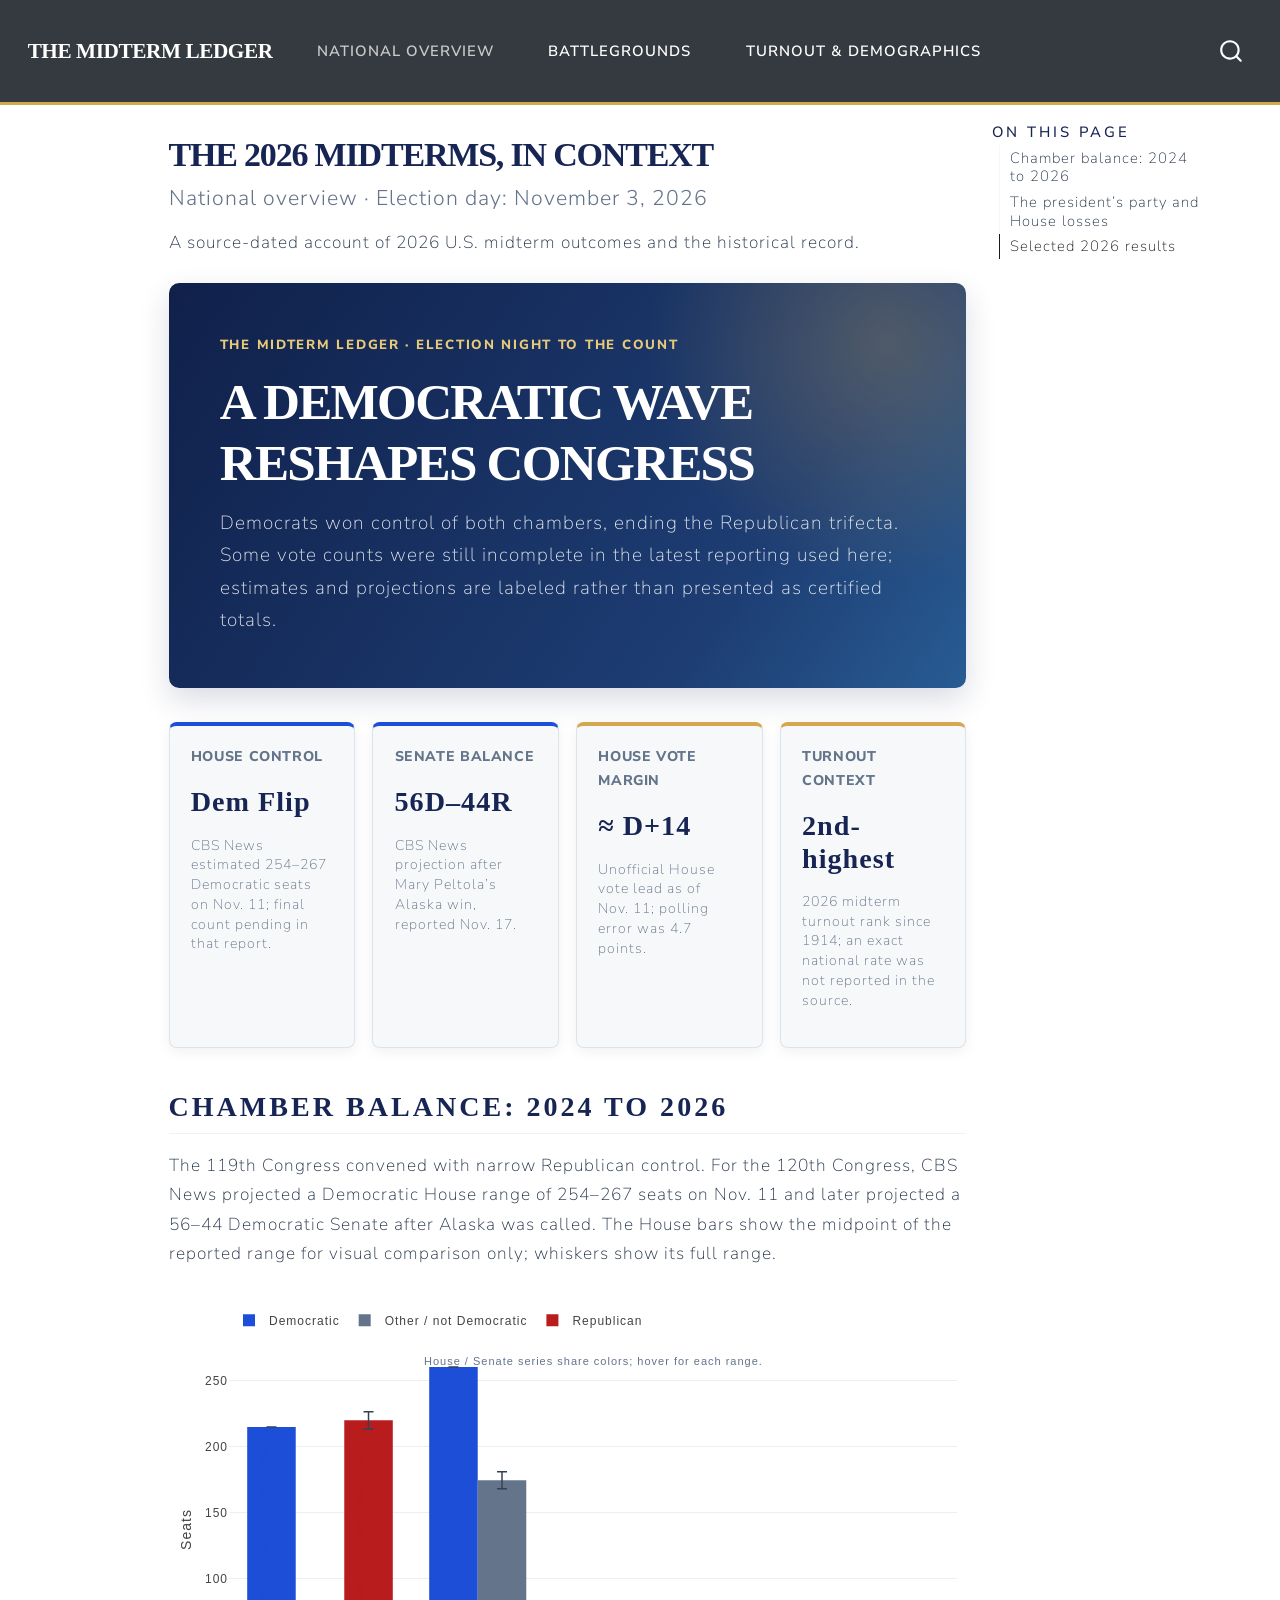
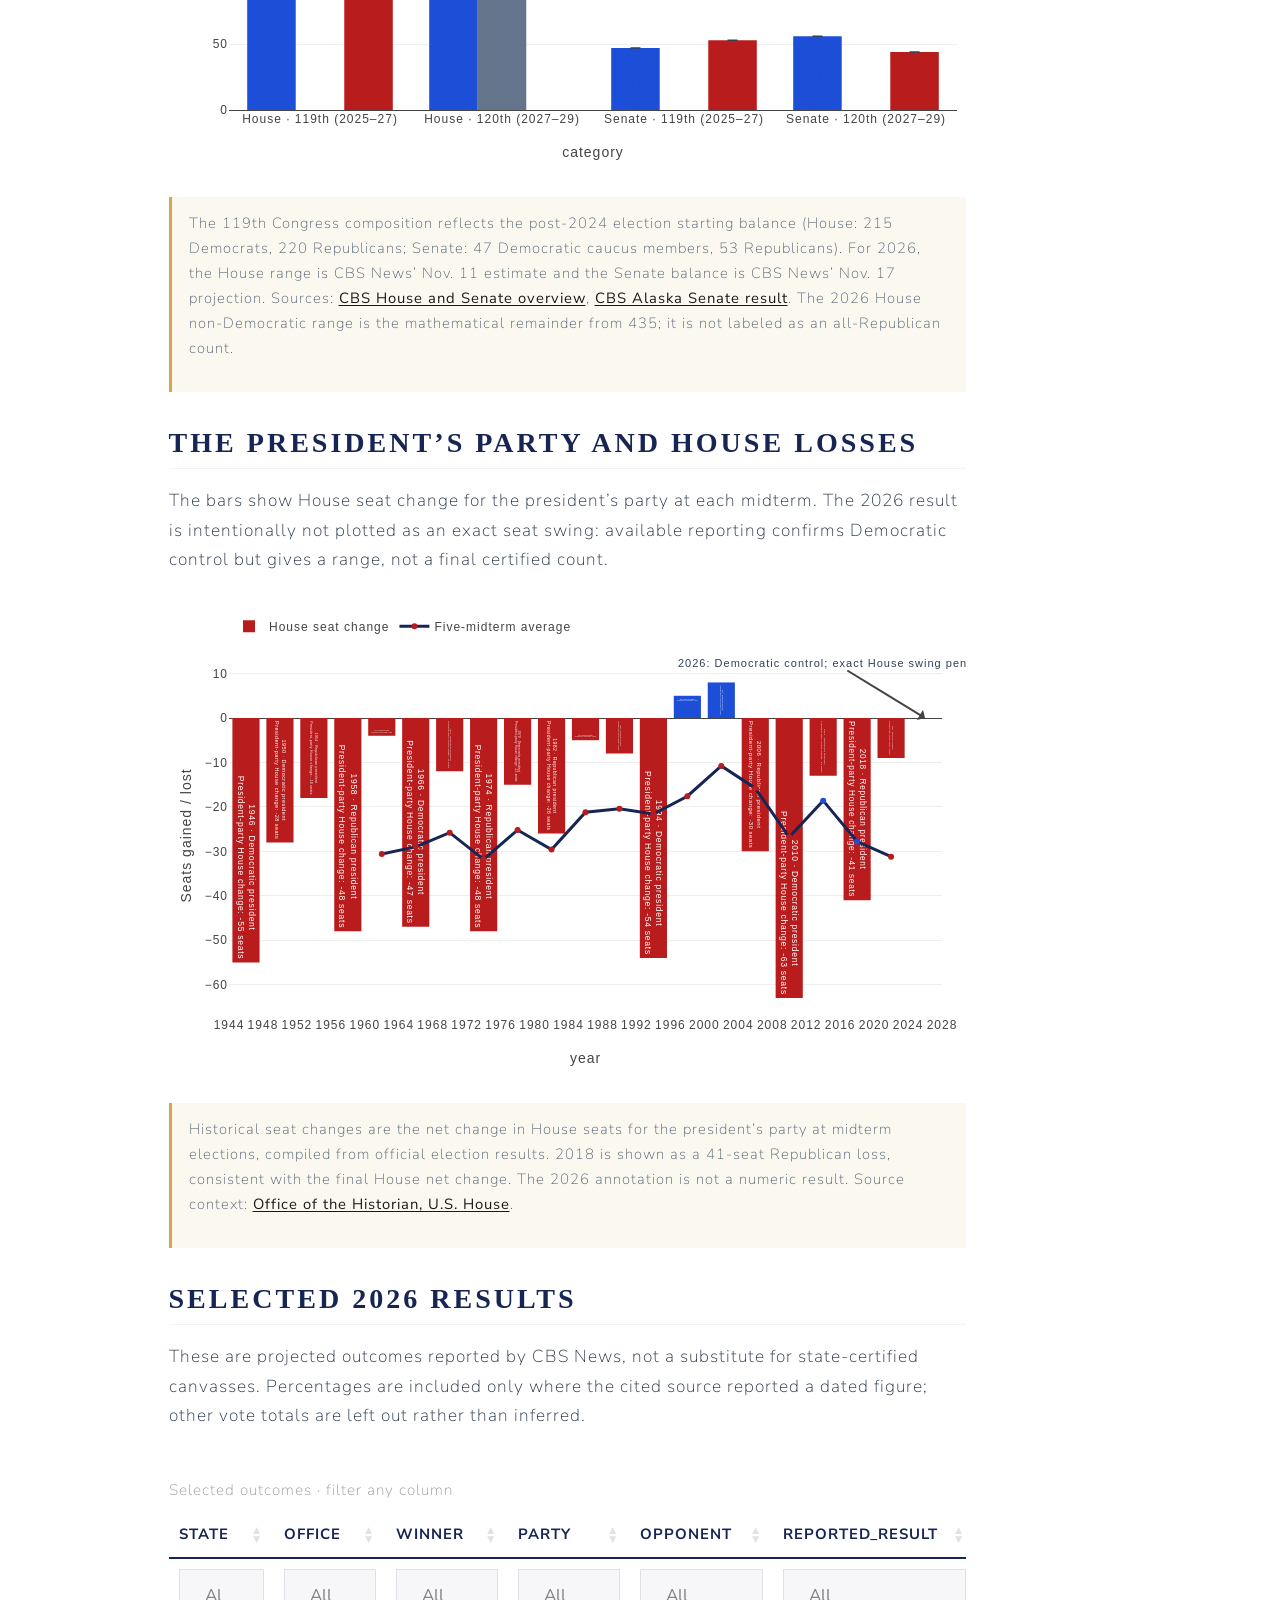
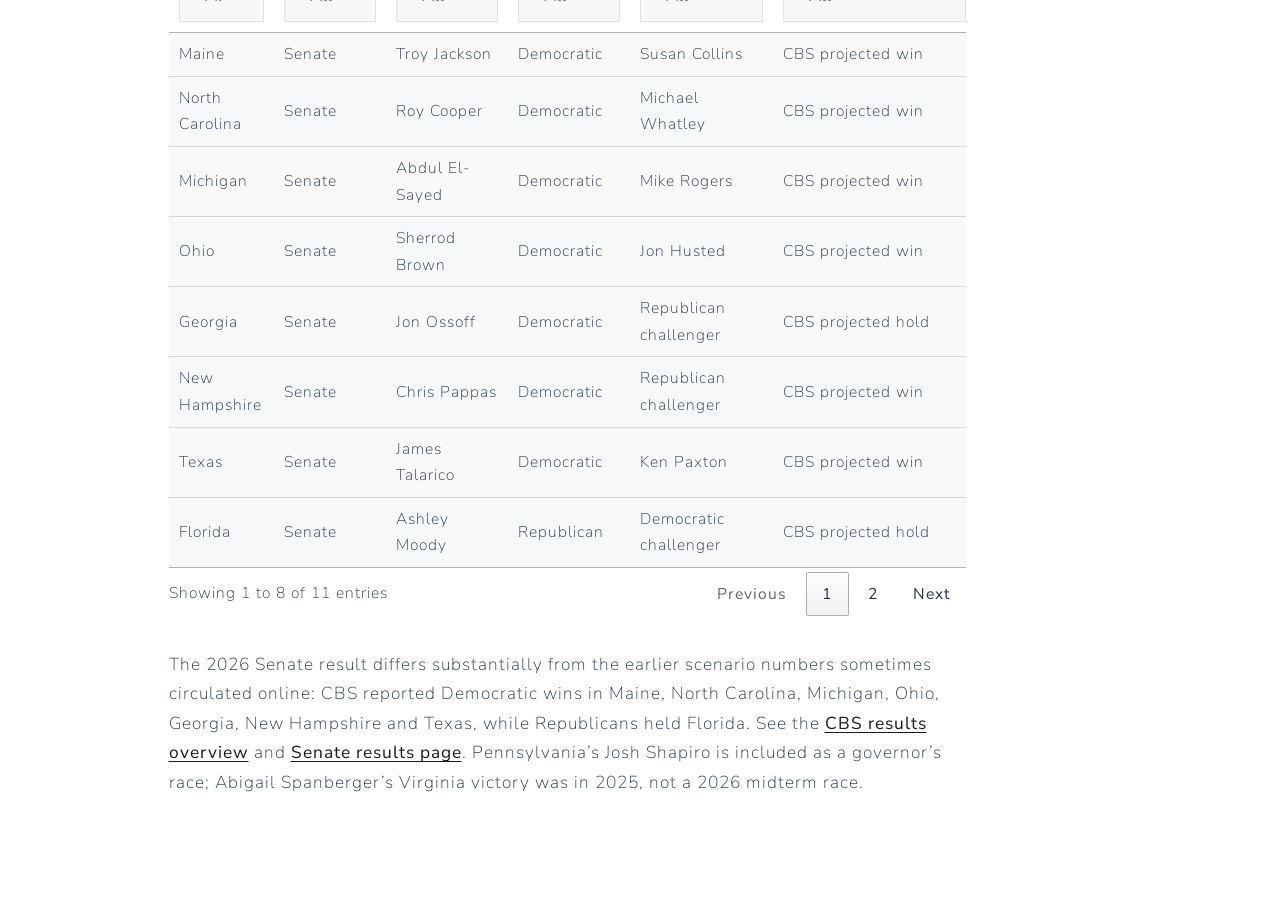
<file: docs/index.html>
<!DOCTYPE html>
<html xmlns="http://www.w3.org/1999/xhtml" lang="en" xml:lang="en"><head>

<meta charset="utf-8">
<meta name="generator" content="quarto-1.10.19">

<meta name="viewport" content="width=device-width, initial-scale=1.0, user-scalable=yes">

<meta name="description" content="A source-dated account of 2026 U.S. midterm outcomes and the historical record.">

<title>The 2026 Midterms, in context – The Midterm Ledger</title>
<style>
/* Default styles provided by pandoc.
** See https://pandoc.org/MANUAL.html#variables-for-html for config info.
*/
span.smallcaps{font-variant: small-caps;}
div.columns{display: flex; gap: 1.5em;}
div.column{flex: auto;}
@media screen {
div.columns{gap: min(4vw, 1.5em);}
div.column{overflow-x: auto;}
}
div.hanging-indent{margin-left: 1.5em; text-indent: -1.5em;}
ul.task-list{list-style: none;}
ul.task-list li input[type="checkbox"] {
  width: 0.8em;
  margin: 0 0.8em 0.2em -1em; /* quarto-specific, see https://github.com/quarto-dev/quarto-cli/issues/4556 */ 
  vertical-align: middle;
}
</style>


<script src="site_libs/quarto-nav/quarto-nav.js"></script>
<script src="site_libs/quarto-nav/headroom.min.js"></script>
<script src="site_libs/clipboard/clipboard.min.js"></script>
<script src="site_libs/quarto-search/autocomplete.umd.js"></script>
<script src="site_libs/quarto-search/fuse.min.js"></script>
<script src="site_libs/quarto-search/quarto-search.js"></script>
<meta name="quarto:offset" content="./">
<script src="site_libs/quarto-html/quarto.js" type="module"></script>
<script src="site_libs/quarto-html/tabsets/tabsets.js" type="module"></script>
<script src="site_libs/quarto-html/popper.min.js"></script>
<script src="site_libs/quarto-html/tippy.umd.min.js"></script>
<script src="site_libs/quarto-html/anchor.min.js"></script>
<link href="site_libs/quarto-html/tippy.css" rel="stylesheet">
<link href="site_libs/quarto-html/quarto-syntax-highlighting-bf27225e3a48a9273f3daa8f8e829971.css" rel="stylesheet" id="quarto-text-highlighting-styles">
<script src="site_libs/bootstrap/bootstrap.min.js"></script>
<link href="site_libs/bootstrap/bootstrap-icons.css" rel="stylesheet">
<link href="site_libs/bootstrap/bootstrap-d7e0290b3fc2315b96b3f04ffe1fc430.min.css" rel="stylesheet" append-hash="true" id="quarto-bootstrap" data-mode="light">
<script id="quarto-search-options" type="application/json">{
  "location": "navbar",
  "copy-button": false,
  "collapse-after": 3,
  "panel-placement": "end",
  "type": "overlay",
  "limit": 50,
  "keyboard-shortcut": [
    "f",
    "/",
    "s"
  ],
  "show-item-context": false,
  "language": {
    "search-no-results-text": "No results",
    "search-matching-documents-text": "matching documents",
    "search-copy-link-title": "Copy link to search",
    "search-hide-matches-text": "Hide additional matches",
    "search-more-match-text": "more match in this document",
    "search-more-matches-text": "more matches in this document",
    "search-clear-button-title": "Clear",
    "search-text-placeholder": "",
    "search-detached-cancel-button-title": "Cancel",
    "search-submit-button-title": "Submit",
    "search-label": "Search"
  }
}</script>
<link href="site_libs/htmltools-fill-0.5.9/fill.css" rel="stylesheet">
<script src="site_libs/htmlwidgets-1.6.4/htmlwidgets.js"></script>
<script src="site_libs/plotly-binding-4.12.1/plotly.js"></script>
<script src="site_libs/typedarray-0.1/typedarray.min.js"></script>
<script src="site_libs/jquery-3.6.0/jquery-3.6.0.min.js"></script>
<link href="site_libs/crosstalk-1.2.2/css/crosstalk.min.css" rel="stylesheet">
<script src="site_libs/crosstalk-1.2.2/js/crosstalk.min.js"></script>
<link href="site_libs/plotly-htmlwidgets-css-2.25.2/plotly-htmlwidgets.css" rel="stylesheet">
<script src="site_libs/plotly-main-2.25.2/plotly-latest.min.js"></script>
<link href="site_libs/datatables-css-0.0.0/datatables-crosstalk.css" rel="stylesheet">
<script src="site_libs/datatables-binding-0.34.0/datatables.js"></script>
<link href="site_libs/dt-core-1.13.6/css/jquery.dataTables.min.css" rel="stylesheet">
<link href="site_libs/dt-core-1.13.6/css/jquery.dataTables.extra.css" rel="stylesheet">
<script src="site_libs/dt-core-1.13.6/js/jquery.dataTables.min.js"></script>
<link href="site_libs/nouislider-7.0.10/jquery.nouislider.min.css" rel="stylesheet">
<script src="site_libs/nouislider-7.0.10/jquery.nouislider.min.js"></script>
<link href="site_libs/selectize-0.12.0/selectize.bootstrap3.css" rel="stylesheet">
<script src="site_libs/selectize-0.12.0/selectize.min.js"></script>


<link rel="stylesheet" href="styles.css">
</head>

<body class="nav-fixed quarto-light">

<div id="quarto-search-results"></div>
  <header id="quarto-header" class="headroom fixed-top">
    <nav class="navbar navbar-expand-lg " data-bs-theme="dark">
      <div class="navbar-container container-fluid">
      <div class="navbar-brand-container mx-auto">
    <a class="navbar-brand" href="./index.html">
    <span class="navbar-title">The Midterm Ledger</span>
    </a>
  </div>
            <div id="quarto-search" class="" title="Search"></div>
          <button class="navbar-toggler" type="button" data-bs-toggle="collapse" data-bs-target="#navbarCollapse" aria-controls="navbarCollapse" role="menu" aria-expanded="false" aria-label="Toggle navigation" onclick="if (window.quartoToggleHeadroom) { window.quartoToggleHeadroom(); }">
  <span class="navbar-toggler-icon"></span>
</button>
          <div class="collapse navbar-collapse" id="navbarCollapse">
            <ul class="navbar-nav navbar-nav-scroll me-auto">
  <li class="nav-item">
    <a class="nav-link active" href="./index.html" aria-current="page"> 
<span class="menu-text">National overview</span></a>
  </li>  
  <li class="nav-item">
    <a class="nav-link" href="./swing-states.html"> 
<span class="menu-text">Battlegrounds</span></a>
  </li>  
  <li class="nav-item">
    <a class="nav-link" href="./turnout-demographics.html"> 
<span class="menu-text">Turnout &amp; demographics</span></a>
  </li>  
</ul>
          </div> <!-- /navcollapse -->
            <div class="quarto-navbar-tools">
</div>
      </div> <!-- /container-fluid -->
    </nav>
</header>
<!-- content -->
<div id="quarto-content" class="quarto-container page-columns page-rows-contents page-layout-article page-navbar">
<!-- sidebar -->
<!-- margin-sidebar -->
    <div id="quarto-margin-sidebar" class="sidebar margin-sidebar">
        <nav id="TOC" role="doc-toc" class="toc-active">
    <h2 id="toc-title">On this page</h2>
   
  <ul>
  <li><a href="#chamber-balance-2024-to-2026" id="toc-chamber-balance-2024-to-2026" class="nav-link active" data-scroll-target="#chamber-balance-2024-to-2026">Chamber balance: 2024 to 2026</a></li>
  <li><a href="#the-presidents-party-and-house-losses" id="toc-the-presidents-party-and-house-losses" class="nav-link" data-scroll-target="#the-presidents-party-and-house-losses">The president’s party and House losses</a></li>
  <li><a href="#selected-2026-results" id="toc-selected-2026-results" class="nav-link" data-scroll-target="#selected-2026-results">Selected 2026 results</a></li>
  </ul>
</nav>
    </div>
<!-- main -->
<main class="content" id="quarto-document-content">

<header id="title-block-header" class="quarto-title-block default">
<div class="quarto-title">
<h1 class="title">The 2026 Midterms, in context</h1>
<p class="subtitle lead">National overview · Election day: November 3, 2026</p>
</div>

<div>
  <div class="description">
    A source-dated account of 2026 U.S. midterm outcomes and the historical record.
  </div>
</div>


<div class="quarto-title-meta">

    
  
    
  </div>
  


</header>


<div class="hero">
<p class="eyebrow">
THE MIDTERM LEDGER · ELECTION NIGHT TO THE COUNT
</p>
<section id="a-democratic-wave-reshapes-congress" class="level1">
<h1>A Democratic wave reshapes Congress</h1>
<p>Democrats won control of both chambers, ending the Republican trifecta. Some vote counts were still incomplete in the latest reporting used here; estimates and projections are labeled rather than presented as certified totals.</p>
</section>
</div>
<div class="kpi-grid">
<div class="kpi-card dem-card">
<p><span class="kpi-label">House control</span></p>
<p><span class="kpi-value">Dem Flip</span></p>
<p><span class="kpi-note">CBS News estimated 254–267 Democratic seats on Nov.&nbsp;11; final count pending in that report.</span></p>
</div>
<div class="kpi-card dem-card">
<p><span class="kpi-label">Senate balance</span></p>
<p><span class="kpi-value">56D–44R</span></p>
<p><span class="kpi-note">CBS News projection after Mary Peltola’s Alaska win, reported Nov.&nbsp;17.</span></p>
</div>
<div class="kpi-card">
<p><span class="kpi-label">House vote margin</span></p>
<p><span class="kpi-value">≈ D+14</span></p>
<p><span class="kpi-note">Unofficial House vote lead as of Nov.&nbsp;11; polling error was 4.7 points.</span></p>
</div>
<div class="kpi-card">
<p><span class="kpi-label">Turnout context</span></p>
<p><span class="kpi-value">2nd-highest</span></p>
<p><span class="kpi-note">2026 midterm turnout rank since 1914; an exact national rate was not reported in the source.</span></p>
</div>
</div>
<section id="chamber-balance-2024-to-2026" class="level2">
<h2 class="anchored" data-anchor-id="chamber-balance-2024-to-2026">Chamber balance: 2024 to 2026</h2>
<p>The 119th Congress convened with narrow Republican control. For the 120th Congress, CBS News projected a Democratic House range of 254–267 seats on Nov.&nbsp;11 and later projected a 56–44 Democratic Senate after Alaska was called. The House bars show the midpoint of the reported range for visual comparison only; whiskers show its full range.</p>
<div class="cell">
<div class="cell-output-display">
<div class="plotly html-widget html-fill-item" id="htmlwidget-86864e2ce0881c2e9ee5" style="width:100%;height:464px;"></div>
<script type="application/json" data-for="htmlwidget-86864e2ce0881c2e9ee5">{"x":{"visdat":{"5cd75f61d815":["function () ","plotlyVisDat"]},"cur_data":"5cd75f61d815","attrs":{"5cd75f61d815":{"x":{},"y":{},"text":{},"hoverinfo":"text","error_y":{"type":"data","array":[0,0,0,0,6.5,6.5,0,0],"arrayminus":[0,0,0,0,6.5,6.5,0,0],"visible":true,"color":"#334155","thickness":1.5,"width":5},"xaxis":"x","yaxis":"y","color":{},"colors":["#1d4ed8","#b91c1c","#64748b"],"alpha_stroke":1,"sizes":[10,100],"spans":[1,20],"type":"bar"}},"layout":{"margin":{"b":50,"l":60,"t":30,"r":10},"barmode":"group","xaxis":{"domain":[0,1],"automargin":true,"title":"category","type":"category","categoryorder":"array","categoryarray":["House · 119th (2025–27)","House · 120th (2027–29)","Senate · 119th (2025–27)","Senate · 120th (2027–29)"]},"yaxis":{"domain":[0,1],"automargin":true,"title":"Seats","rangemode":"tozero"},"legend":{"orientation":"h","x":0,"y":1.1200000000000001},"annotations":[{"x":0.5,"y":0.98999999999999999,"xref":"paper","yref":"paper","text":"House / Senate series share colors; hover for each range.","showarrow":false,"font":{"size":11,"color":"#64748b"}}],"hovermode":"closest","showlegend":true},"source":"A","config":{"modeBarButtonsToAdd":["hoverclosest","hovercompare"],"showSendToCloud":false,"displayModeBar":false,"responsive":true},"data":[{"x":["House · 119th (2025–27)","Senate · 119th (2025–27)","House · 120th (2027–29)","Senate · 120th (2027–29)"],"y":[215,47,260.5,56],"text":["119th (2025–27)<br>House · Democratic: 215 seats","119th (2025–27)<br>Senate · Democratic: 47 seats","120th (2027–29)<br>House · Democratic: 254–267 seats<br>Bar height uses range midpoint; whiskers show range.","120th (2027–29)<br>Senate · Democratic: 56 seats"],"hoverinfo":["text","text","text","text"],"error_y":{"color":"#334155","type":"data","array":[0,0,0,0],"arrayminus":[0,0,0,0],"visible":true,"thickness":1.5,"width":5},"xaxis":"x","yaxis":"y","type":"bar","name":"Democratic","marker":{"color":"rgba(29,78,216,1)","line":{"color":"rgba(29,78,216,1)"}},"textfont":{"color":"rgba(29,78,216,1)"},"error_x":{"color":"rgba(29,78,216,1)"},"frame":null},{"x":["House · 120th (2027–29)"],"y":[174.5],"text":"120th (2027–29)<br>House · Other / not Democratic: 168–181 seats<br>Bar height uses range midpoint; whiskers show range.","hoverinfo":"text","error_y":{"color":"#334155","type":"data","array":[6.5],"arrayminus":[6.5],"visible":true,"thickness":1.5,"width":5},"xaxis":"x","yaxis":"y","type":"bar","name":"Other / not Democratic","marker":{"color":"rgba(100,116,139,1)","line":{"color":"rgba(100,116,139,1)"}},"textfont":{"color":"rgba(100,116,139,1)"},"error_x":{"color":"rgba(100,116,139,1)"},"frame":null},{"x":["House · 119th (2025–27)","Senate · 119th (2025–27)","Senate · 120th (2027–29)"],"y":[220,53,44],"text":["119th (2025–27)<br>House · Republican: 220 seats","119th (2025–27)<br>Senate · Republican: 53 seats","120th (2027–29)<br>Senate · Republican: 44 seats"],"hoverinfo":["text","text","text"],"error_y":{"color":"#334155","type":"data","array":[6.5,0,0],"arrayminus":[6.5,0,0],"visible":true,"thickness":1.5,"width":5},"xaxis":"x","yaxis":"y","type":"bar","name":"Republican","marker":{"color":"rgba(185,28,28,1)","line":{"color":"rgba(185,28,28,1)"}},"textfont":{"color":"rgba(185,28,28,1)"},"error_x":{"color":"rgba(185,28,28,1)"},"frame":null}],"highlight":{"on":"plotly_click","persistent":false,"dynamic":false,"selectize":false,"opacityDim":0.20000000000000001,"selected":{"opacity":1},"debounce":0},"shinyEvents":["plotly_hover","plotly_click","plotly_selected","plotly_relayout","plotly_brushed","plotly_brushing","plotly_clickannotation","plotly_doubleclick","plotly_deselect","plotly_afterplot","plotly_sunburstclick"],"base_url":"https://plot.ly"},"evals":[],"jsHooks":[]}</script>
</div>
</div>
<div class="source-note">
<p>The 119th Congress composition reflects the post-2024 election starting balance (House: 215 Democrats, 220 Republicans; Senate: 47 Democratic caucus members, 53 Republicans). For 2026, the House range is CBS News’ Nov.&nbsp;11 estimate and the Senate balance is CBS News’ Nov.&nbsp;17 projection. Sources: <a href="https://www.cbsnews.com/news/2026-midterm-election-results-where-democrats-won/">CBS House and Senate overview</a>, <a href="https://www.cbsnews.com/news/alaska-2026-senate-sullivan-peltola/">CBS Alaska Senate result</a>. The 2026 House non-Democratic range is the mathematical remainder from 435; it is not labeled as an all-Republican count.</p>
</div>
</section>
<section id="the-presidents-party-and-house-losses" class="level2">
<h2 class="anchored" data-anchor-id="the-presidents-party-and-house-losses">The president’s party and House losses</h2>
<p>The bars show House seat change for the president’s party at each midterm. The 2026 result is intentionally not plotted as an exact seat swing: available reporting confirms Democratic control but gives a range, not a final certified count.</p>
<div class="cell">
<div class="cell-output-display">
<div class="plotly html-widget html-fill-item" id="htmlwidget-50f6e68dddf292b689da" style="width:100%;height:464px;"></div>
<script type="application/json" data-for="htmlwidget-50f6e68dddf292b689da">{"x":{"visdat":{"5cd7158cc3d3":["function () ","plotlyVisDat"]},"cur_data":"5cd7158cc3d3","attrs":{"5cd7158cc3d3":{"x":{},"y":{},"marker":{"color":["#b91c1c","#b91c1c","#b91c1c","#b91c1c","#b91c1c","#b91c1c","#b91c1c","#b91c1c","#b91c1c","#b91c1c","#b91c1c","#b91c1c","#b91c1c","#1d4ed8","#1d4ed8","#b91c1c","#b91c1c","#b91c1c","#b91c1c","#b91c1c"]},"text":{},"hoverinfo":"text","name":"House seat change","alpha_stroke":1,"sizes":[10,100],"spans":[1,20],"type":"bar"},"5cd7158cc3d3.1":{"x":{},"y":{},"marker":{"color":["#b91c1c","#b91c1c","#b91c1c","#b91c1c","#b91c1c","#b91c1c","#b91c1c","#b91c1c","#b91c1c","#b91c1c","#b91c1c","#b91c1c","#b91c1c","#1d4ed8","#1d4ed8","#b91c1c","#b91c1c","#b91c1c","#b91c1c","#b91c1c"]},"text":{},"hoverinfo":"text","name":"Five-midterm average","alpha_stroke":1,"sizes":[10,100],"spans":[1,20],"type":"scatter","mode":"lines","line":{"color":"#172554","width":3},"hovertemplate":"%{x}: %{y:.1f} seats<extra>Five-midterm average<\/extra>","inherit":true}},"layout":{"margin":{"b":50,"l":60,"t":30,"r":10},"xaxis":{"domain":[0,1],"automargin":true,"title":"year","dtick":4,"range":[1944,2028]},"yaxis":{"domain":[0,1],"automargin":true,"title":"Seats gained / lost","zeroline":true},"legend":{"orientation":"h","x":0,"y":1.1200000000000001},"annotations":[{"x":2026,"y":0,"xref":"x","yref":"y","text":"2026: Democratic control; exact House swing pending","showarrow":true,"ax":-90,"ay":-55,"font":{"size":11,"color":"#334155"}}],"hovermode":"closest","showlegend":true},"source":"A","config":{"modeBarButtonsToAdd":["hoverclosest","hovercompare"],"showSendToCloud":false,"displayModeBar":false,"responsive":true},"data":[{"x":[1946,1950,1954,1958,1962,1966,1970,1974,1978,1982,1986,1990,1994,1998,2002,2006,2010,2014,2018,2022],"y":[-55,-28,-18,-48,-4,-47,-12,-48,-15,-26,-5,-8,-54,5,8,-30,-63,-13,-41,-9],"marker":{"color":["#b91c1c","#b91c1c","#b91c1c","#b91c1c","#b91c1c","#b91c1c","#b91c1c","#b91c1c","#b91c1c","#b91c1c","#b91c1c","#b91c1c","#b91c1c","#1d4ed8","#1d4ed8","#b91c1c","#b91c1c","#b91c1c","#b91c1c","#b91c1c"],"line":{"color":"rgba(31,119,180,1)"}},"text":["1946 · Democratic president<br>President-party House change: -55 seats","1950 · Democratic president<br>President-party House change: -28 seats","1954 · Republican president<br>President-party House change: -18 seats","1958 · Republican president<br>President-party House change: -48 seats","1962 · Democratic president<br>President-party House change: -4 seats","1966 · Democratic president<br>President-party House change: -47 seats","1970 · Republican president<br>President-party House change: -12 seats","1974 · Republican president<br>President-party House change: -48 seats","1978 · Democratic president<br>President-party House change: -15 seats","1982 · Republican president<br>President-party House change: -26 seats","1986 · Republican president<br>President-party House change: -5 seats","1990 · Republican president<br>President-party House change: -8 seats","1994 · Democratic president<br>President-party House change: -54 seats","1998 · Democratic president<br>President-party House change: 5 seats","2002 · Republican president<br>President-party House change: 8 seats","2006 · Republican president<br>President-party House change: -30 seats","2010 · Democratic president<br>President-party House change: -63 seats","2014 · Democratic president<br>President-party House change: -13 seats","2018 · Republican president<br>President-party House change: -41 seats","2022 · Democratic president<br>President-party House change: -9 seats"],"hoverinfo":["text","text","text","text","text","text","text","text","text","text","text","text","text","text","text","text","text","text","text","text"],"name":"House seat change","type":"bar","error_y":{"color":"rgba(31,119,180,1)"},"error_x":{"color":"rgba(31,119,180,1)"},"xaxis":"x","yaxis":"y","frame":null},{"x":[1962,1966,1970,1974,1978,1982,1986,1990,1994,1998,2002,2006,2010,2014,2018,2022],"y":[-30.600000000000001,-29,-25.800000000000001,-31.800000000000001,-25.199999999999999,-29.600000000000001,-21.199999999999999,-20.399999999999999,-21.600000000000001,-17.600000000000001,-10.800000000000001,-15.800000000000001,-26.800000000000001,-18.600000000000001,-27.800000000000001,-31.199999999999999],"marker":{"color":["#b91c1c","#b91c1c","#b91c1c","#b91c1c","#b91c1c","#b91c1c","#b91c1c","#b91c1c","#b91c1c","#b91c1c","#b91c1c","#b91c1c","#b91c1c","#1d4ed8","#1d4ed8","#b91c1c","#b91c1c","#b91c1c","#b91c1c","#b91c1c"],"line":{"color":"rgba(255,127,14,1)"}},"text":["1962 · Democratic president<br>President-party House change: -4 seats","1966 · Democratic president<br>President-party House change: -47 seats","1970 · Republican president<br>President-party House change: -12 seats","1974 · Republican president<br>President-party House change: -48 seats","1978 · Democratic president<br>President-party House change: -15 seats","1982 · Republican president<br>President-party House change: -26 seats","1986 · Republican president<br>President-party House change: -5 seats","1990 · Republican president<br>President-party House change: -8 seats","1994 · Democratic president<br>President-party House change: -54 seats","1998 · Democratic president<br>President-party House change: 5 seats","2002 · Republican president<br>President-party House change: 8 seats","2006 · Republican president<br>President-party House change: -30 seats","2010 · Democratic president<br>President-party House change: -63 seats","2014 · Democratic president<br>President-party House change: -13 seats","2018 · Republican president<br>President-party House change: -41 seats","2022 · Democratic president<br>President-party House change: -9 seats"],"hoverinfo":["text","text","text","text","text","text","text","text","text","text","text","text","text","text","text","text"],"name":"Five-midterm average","type":"scatter","mode":"lines+markers","line":{"color":"#172554","width":3},"hovertemplate":["%{x}: %{y:.1f} seats<extra>Five-midterm average<\/extra>","%{x}: %{y:.1f} seats<extra>Five-midterm average<\/extra>","%{x}: %{y:.1f} seats<extra>Five-midterm average<\/extra>","%{x}: %{y:.1f} seats<extra>Five-midterm average<\/extra>","%{x}: %{y:.1f} seats<extra>Five-midterm average<\/extra>","%{x}: %{y:.1f} seats<extra>Five-midterm average<\/extra>","%{x}: %{y:.1f} seats<extra>Five-midterm average<\/extra>","%{x}: %{y:.1f} seats<extra>Five-midterm average<\/extra>","%{x}: %{y:.1f} seats<extra>Five-midterm average<\/extra>","%{x}: %{y:.1f} seats<extra>Five-midterm average<\/extra>","%{x}: %{y:.1f} seats<extra>Five-midterm average<\/extra>","%{x}: %{y:.1f} seats<extra>Five-midterm average<\/extra>","%{x}: %{y:.1f} seats<extra>Five-midterm average<\/extra>","%{x}: %{y:.1f} seats<extra>Five-midterm average<\/extra>","%{x}: %{y:.1f} seats<extra>Five-midterm average<\/extra>","%{x}: %{y:.1f} seats<extra>Five-midterm average<\/extra>"],"error_y":{"color":"rgba(255,127,14,1)"},"error_x":{"color":"rgba(255,127,14,1)"},"xaxis":"x","yaxis":"y","frame":null}],"highlight":{"on":"plotly_click","persistent":false,"dynamic":false,"selectize":false,"opacityDim":0.20000000000000001,"selected":{"opacity":1},"debounce":0},"shinyEvents":["plotly_hover","plotly_click","plotly_selected","plotly_relayout","plotly_brushed","plotly_brushing","plotly_clickannotation","plotly_doubleclick","plotly_deselect","plotly_afterplot","plotly_sunburstclick"],"base_url":"https://plot.ly"},"evals":[],"jsHooks":[]}</script>
</div>
</div>
<div class="source-note">
<p>Historical seat changes are the net change in House seats for the president’s party at midterm elections, compiled from official election results. 2018 is shown as a 41-seat Republican loss, consistent with the final House net change. The 2026 annotation is not a numeric result. Source context: <a href="https://history.house.gov/Institution/Party-Divisions/Party-Divisions/">Office of the Historian, U.S. House</a>.</p>
</div>
</section>
<section id="selected-2026-results" class="level2">
<h2 class="anchored" data-anchor-id="selected-2026-results">Selected 2026 results</h2>
<p>These are projected outcomes reported by CBS News, not a substitute for state-certified canvasses. Percentages are included only where the cited source reported a dated figure; other vote totals are left out rather than inferred.</p>
<div class="cell">
<div class="cell-output-display">
<div class="datatables html-widget html-fill-item" id="htmlwidget-d71eb9e4e5e4f48bf7f7" style="width:100%;height:auto;"></div>
<script type="application/json" data-for="htmlwidget-d71eb9e4e5e4f48bf7f7">{"x":{"filter":"top","vertical":false,"filterHTML":"<tr>\n  <td data-type=\"character\" style=\"vertical-align: top;\">\n    <div class=\"form-group has-feedback\" style=\"margin-bottom: auto;\">\n      <input type=\"search\" placeholder=\"All\" class=\"form-control\" style=\"width: 100%;\"/>\n      <span class=\"glyphicon glyphicon-remove-circle form-control-feedback\"><\/span>\n    <\/div>\n  <\/td>\n  <td data-type=\"character\" style=\"vertical-align: top;\">\n    <div class=\"form-group has-feedback\" style=\"margin-bottom: auto;\">\n      <input type=\"search\" placeholder=\"All\" class=\"form-control\" style=\"width: 100%;\"/>\n      <span class=\"glyphicon glyphicon-remove-circle form-control-feedback\"><\/span>\n    <\/div>\n  <\/td>\n  <td data-type=\"character\" style=\"vertical-align: top;\">\n    <div class=\"form-group has-feedback\" style=\"margin-bottom: auto;\">\n      <input type=\"search\" placeholder=\"All\" class=\"form-control\" style=\"width: 100%;\"/>\n      <span class=\"glyphicon glyphicon-remove-circle form-control-feedback\"><\/span>\n    <\/div>\n  <\/td>\n  <td data-type=\"character\" style=\"vertical-align: top;\">\n    <div class=\"form-group has-feedback\" style=\"margin-bottom: auto;\">\n      <input type=\"search\" placeholder=\"All\" class=\"form-control\" style=\"width: 100%;\"/>\n      <span class=\"glyphicon glyphicon-remove-circle form-control-feedback\"><\/span>\n    <\/div>\n  <\/td>\n  <td data-type=\"character\" style=\"vertical-align: top;\">\n    <div class=\"form-group has-feedback\" style=\"margin-bottom: auto;\">\n      <input type=\"search\" placeholder=\"All\" class=\"form-control\" style=\"width: 100%;\"/>\n      <span class=\"glyphicon glyphicon-remove-circle form-control-feedback\"><\/span>\n    <\/div>\n  <\/td>\n  <td data-type=\"character\" style=\"vertical-align: top;\">\n    <div class=\"form-group has-feedback\" style=\"margin-bottom: auto;\">\n      <input type=\"search\" placeholder=\"All\" class=\"form-control\" style=\"width: 100%;\"/>\n      <span class=\"glyphicon glyphicon-remove-circle form-control-feedback\"><\/span>\n    <\/div>\n  <\/td>\n<\/tr>","caption":"<caption style=\"caption-side: top; text-align: left;\">Selected outcomes · filter any column<\/caption>","data":[["Maine","North Carolina","Michigan","Ohio","Georgia","New Hampshire","Texas","Florida","Georgia","Texas","Pennsylvania"],["Senate","Senate","Senate","Senate","Senate","Senate","Senate","Senate","Governor","Governor","Governor"],["Troy Jackson","Roy Cooper","Abdul El-Sayed","Sherrod Brown","Jon Ossoff","Chris Pappas","James Talarico","Ashley Moody","Keisha Lance Bottoms","Gina Hinojosa","Josh Shapiro"],["Democratic","Democratic","Democratic","Democratic","Democratic","Democratic","Democratic","Republican","Democratic","Democratic","Democratic"],["Susan Collins","Michael Whatley","Mike Rogers","Jon Husted","Republican challenger","Republican challenger","Ken Paxton","Democratic challenger","Rick Jackson","Greg Abbott","Republican challenger"],["CBS projected win","CBS projected win","CBS projected win","CBS projected win","CBS projected hold","CBS projected win","CBS projected win","CBS projected hold","54.3% to 45.7%; 99% counted Nov. 11","CBS projected flip","Re-elected by about 22 points"]],"container":"<table class=\"display\">\n  <thead>\n    <tr>\n      <th>State<\/th>\n      <th>Office<\/th>\n      <th>Winner<\/th>\n      <th>Party<\/th>\n      <th>Opponent<\/th>\n      <th>reported_result<\/th>\n    <\/tr>\n  <\/thead>\n<\/table>","options":{"pageLength":8,"dom":"tip","order":[],"autoWidth":true,"columnDefs":[{"name":"State","targets":0},{"name":"Office","targets":1},{"name":"Winner","targets":2},{"name":"Party","targets":3},{"name":"Opponent","targets":4},{"name":"reported_result","targets":5}],"orderClasses":false,"orderCellsTop":true,"lengthMenu":[8,10,25,50,100]}},"evals":[],"jsHooks":[]}</script>
</div>
</div>
<p>The 2026 Senate result differs substantially from the earlier scenario numbers sometimes circulated online: CBS reported Democratic wins in Maine, North Carolina, Michigan, Ohio, Georgia, New Hampshire and Texas, while Republicans held Florida. See the <a href="https://www.cbsnews.com/news/2026-midterm-election-results-where-democrats-won/">CBS results overview</a> and <a href="https://www.cbsnews.com/live-updates/senate-election-results-2026/">Senate results page</a>. Pennsylvania’s Josh Shapiro is included as a governor’s race; Abigail Spanberger’s Virginia victory was in 2025, not a 2026 midterm race.</p>


</section>

</main> <!-- /main -->
<script id="quarto-html-after-body" type="application/javascript">
  window.document.addEventListener("DOMContentLoaded", function (event) {
    const icon = "";
    const anchorJS = new window.AnchorJS();
    anchorJS.options = {
      placement: 'right',
      icon: icon
    };
    anchorJS.add('.anchored');
    const isCodeAnnotation = (el) => {
      for (const clz of el.classList) {
        if (clz.startsWith('code-annotation-')) {                     
          return true;
        }
      }
      return false;
    }
    const onCopySuccess = function(e) {
      // button target
      const button = e.trigger;
      // don't keep focus
      button.blur();
      // flash "checked"
      button.classList.add('code-copy-button-checked');
      var currentTitle = button.getAttribute("title");
      button.setAttribute("title", "Copied!");
      let tooltip;
      if (window.bootstrap) {
        button.setAttribute("data-bs-toggle", "tooltip");
        button.setAttribute("data-bs-placement", "left");
        button.setAttribute("data-bs-title", "Copied!");
        tooltip = new bootstrap.Tooltip(button, 
          { trigger: "manual", 
            customClass: "code-copy-button-tooltip",
            offset: [0, -8]});
        tooltip.show();    
      }
      setTimeout(function() {
        if (tooltip) {
          tooltip.hide();
          button.removeAttribute("data-bs-title");
          button.removeAttribute("data-bs-toggle");
          button.removeAttribute("data-bs-placement");
        }
        button.setAttribute("title", currentTitle);
        button.classList.remove('code-copy-button-checked');
      }, 1000);
      // clear code selection
      e.clearSelection();
    }
    const getTextToCopy = function(trigger) {
      const outerScaffold = trigger.parentElement.cloneNode(true);
      const codeEl = outerScaffold.querySelector('code');
      for (const childEl of codeEl.children) {
        if (isCodeAnnotation(childEl)) {
          childEl.remove();
        }
      }
      return codeEl.innerText;
    }
    const clipboard = new window.ClipboardJS('.code-copy-button:not([data-in-quarto-modal])', {
      text: getTextToCopy
    });
    clipboard.on('success', onCopySuccess);
    if (window.document.getElementById('quarto-embedded-source-code-modal')) {
      const clipboardModal = new window.ClipboardJS('.code-copy-button[data-in-quarto-modal]', {
        text: getTextToCopy,
        container: window.document.getElementById('quarto-embedded-source-code-modal')
      });
      clipboardModal.on('success', onCopySuccess);
    }
      var localhostRegex = new RegExp(/^(?:http|https):\/\/localhost\:?[0-9]*\//);
      var mailtoRegex = new RegExp(/^mailto:/);
        var filterRegex = new RegExp('/' + window.location.host + '/');
      var isInternal = (href) => {
          return filterRegex.test(href) || localhostRegex.test(href) || mailtoRegex.test(href);
      }
      // Inspect non-navigation links and adorn them if external
     var links = window.document.querySelectorAll('a[href]:not(.nav-link):not(.navbar-brand):not(.toc-action):not(.sidebar-link):not(.sidebar-item-toggle):not(.pagination-link):not(.no-external):not([aria-hidden]):not(.dropdown-item):not(.quarto-navigation-tool):not(.about-link)');
      for (var i=0; i<links.length; i++) {
        const link = links[i];
        if (!isInternal(link.href)) {
          // undo the damage that might have been done by quarto-nav.js in the case of
          // links that we want to consider external
          if (link.dataset.originalHref !== undefined) {
            link.href = link.dataset.originalHref;
          }
        }
      }
    function tippyHover(el, contentFn, onTriggerFn, onUntriggerFn) {
      const config = {
        allowHTML: true,
        maxWidth: 500,
        delay: 100,
        arrow: false,
        appendTo: function(el) {
            return el.parentElement;
        },
        interactive: true,
        interactiveBorder: 10,
        theme: 'quarto',
        placement: 'bottom-start',
      };
      if (contentFn) {
        config.content = contentFn;
      }
      if (onTriggerFn) {
        config.onTrigger = onTriggerFn;
      }
      if (onUntriggerFn) {
        config.onUntrigger = onUntriggerFn;
      }
      window.tippy(el, config); 
    }
    const noterefs = window.document.querySelectorAll('a[role="doc-noteref"]');
    for (var i=0; i<noterefs.length; i++) {
      const ref = noterefs[i];
      tippyHover(ref, function() {
        // use id or data attribute instead here
        let href = ref.getAttribute('data-footnote-href') || ref.getAttribute('href');
        try { href = new URL(href).hash; } catch {}
        const id = href.replace(/^#\/?/, "");
        const note = window.document.getElementById(id);
        if (note) {
          return note.innerHTML;
        } else {
          return "";
        }
      });
    }
    const xrefs = window.document.querySelectorAll('a.quarto-xref');
    const processXRef = (id, note) => {
      // Strip column container classes
      const stripColumnClz = (el) => {
        el.classList.remove("page-full", "page-columns");
        if (el.children) {
          for (const child of el.children) {
            stripColumnClz(child);
          }
        }
      }
      stripColumnClz(note)
      if (id === null || id.startsWith('sec-')) {
        // Special case sections, only their first couple elements
        const container = document.createElement("div");
        if (note.children && note.children.length > 2) {
          container.appendChild(note.children[0].cloneNode(true));
          for (let i = 1; i < note.children.length; i++) {
            const child = note.children[i];
            if (child.tagName === "P" && child.innerText === "") {
              continue;
            } else {
              container.appendChild(child.cloneNode(true));
              break;
            }
          }
          if (window.Quarto?.typesetMath) {
            window.Quarto.typesetMath(container);
          }
          return container.innerHTML
        } else {
          if (window.Quarto?.typesetMath) {
            window.Quarto.typesetMath(note);
          }
          return note.innerHTML;
        }
      } else {
        // Remove any anchor links if they are present
        const anchorLink = note.querySelector('a.anchorjs-link');
        if (anchorLink) {
          anchorLink.remove();
        }
        if (window.Quarto?.typesetMath) {
          window.Quarto.typesetMath(note);
        }
        if (note.classList.contains("callout")) {
          return note.outerHTML;
        } else {
          return note.innerHTML;
        }
      }
    }
    for (var i=0; i<xrefs.length; i++) {
      const xref = xrefs[i];
      tippyHover(xref, undefined, function(instance) {
        instance.disable();
        let url = xref.getAttribute('href');
        let hash = undefined; 
        if (url.startsWith('#')) {
          hash = url;
        } else {
          try { hash = new URL(url).hash; } catch {}
        }
        if (hash) {
          const id = hash.replace(/^#\/?/, "");
          const note = window.document.getElementById(id);
          if (note !== null) {
            try {
              const html = processXRef(id, note.cloneNode(true));
              instance.setContent(html);
            } finally {
              instance.enable();
              instance.show();
            }
          } else {
            // See if we can fetch this
            fetch(url.split('#')[0])
            .then(res => res.text())
            .then(html => {
              const parser = new DOMParser();
              const htmlDoc = parser.parseFromString(html, "text/html");
              const note = htmlDoc.getElementById(id);
              if (note !== null) {
                const html = processXRef(id, note);
                instance.setContent(html);
              } 
            }).finally(() => {
              instance.enable();
              instance.show();
            });
          }
        } else {
          // See if we can fetch a full url (with no hash to target)
          // This is a special case and we should probably do some content thinning / targeting
          fetch(url)
          .then(res => res.text())
          .then(html => {
            const parser = new DOMParser();
            const htmlDoc = parser.parseFromString(html, "text/html");
            const note = htmlDoc.querySelector('main.content');
            if (note !== null) {
              // This should only happen for chapter cross references
              // (since there is no id in the URL)
              // remove the first header
              if (note.children.length > 0 && note.children[0].tagName === "HEADER") {
                note.children[0].remove();
              }
              const html = processXRef(null, note);
              instance.setContent(html);
            } 
          }).finally(() => {
            instance.enable();
            instance.show();
          });
        }
      }, function(instance) {
      });
    }
        let selectedAnnoteEl;
        const selectorForAnnotation = ( cell, annotation) => {
          let cellAttr = 'data-code-cell="' + cell + '"';
          let lineAttr = 'data-code-annotation="' +  annotation + '"';
          const selector = 'span[' + cellAttr + '][' + lineAttr + ']';
          return selector;
        }
        const selectCodeLines = (annoteEl) => {
          const doc = window.document;
          const targetCell = annoteEl.getAttribute("data-target-cell");
          const targetAnnotation = annoteEl.getAttribute("data-target-annotation");
          const annoteSpan = window.document.querySelector(selectorForAnnotation(targetCell, targetAnnotation));
          const lines = annoteSpan.getAttribute("data-code-lines").split(",");
          const lineIds = lines.map((line) => {
            return targetCell + "-" + line;
          })
          let top = null;
          let height = null;
          let parent = null;
          if (lineIds.length > 0) {
              //compute the position of the single el (top and bottom and make a div)
              const el = window.document.getElementById(lineIds[0]);
              top = el.offsetTop;
              height = el.offsetHeight;
              parent = el.parentElement.parentElement;
            if (lineIds.length > 1) {
              const lastEl = window.document.getElementById(lineIds[lineIds.length - 1]);
              const bottom = lastEl.offsetTop + lastEl.offsetHeight;
              height = bottom - top;
            }
            if (top !== null && height !== null && parent !== null) {
              // cook up a div (if necessary) and position it 
              let div = window.document.getElementById("code-annotation-line-highlight");
              if (div === null) {
                div = window.document.createElement("div");
                div.setAttribute("id", "code-annotation-line-highlight");
                div.style.position = 'absolute';
                parent.appendChild(div);
              }
              div.style.top = top - 2 + "px";
              div.style.height = height + 4 + "px";
              div.style.left = 0;
              let gutterDiv = window.document.getElementById("code-annotation-line-highlight-gutter");
              if (gutterDiv === null) {
                gutterDiv = window.document.createElement("div");
                gutterDiv.setAttribute("id", "code-annotation-line-highlight-gutter");
                gutterDiv.style.position = 'absolute';
                const codeCell = window.document.getElementById(targetCell);
                const gutter = codeCell.querySelector('.code-annotation-gutter');
                gutter.appendChild(gutterDiv);
              }
              gutterDiv.style.top = top - 2 + "px";
              gutterDiv.style.height = height + 4 + "px";
            }
            selectedAnnoteEl = annoteEl;
          }
        };
        const unselectCodeLines = () => {
          const elementsIds = ["code-annotation-line-highlight", "code-annotation-line-highlight-gutter"];
          elementsIds.forEach((elId) => {
            const div = window.document.getElementById(elId);
            if (div) {
              div.remove();
            }
          });
          selectedAnnoteEl = undefined;
        };
          // Handle positioning of the toggle
      window.addEventListener(
        "resize",
        throttle(() => {
          elRect = undefined;
          if (selectedAnnoteEl) {
            selectCodeLines(selectedAnnoteEl);
          }
        }, 10)
      );
      function throttle(fn, ms) {
      let throttle = false;
      let timer;
        return (...args) => {
          if(!throttle) { // first call gets through
              fn.apply(this, args);
              throttle = true;
          } else { // all the others get throttled
              if(timer) clearTimeout(timer); // cancel #2
              timer = setTimeout(() => {
                fn.apply(this, args);
                timer = throttle = false;
              }, ms);
          }
        };
      }
        // Attach click handler to the DT
        const annoteDls = window.document.querySelectorAll('dt[data-target-cell]');
        for (const annoteDlNode of annoteDls) {
          annoteDlNode.addEventListener('click', (event) => {
            const clickedEl = event.target;
            if (clickedEl !== selectedAnnoteEl) {
              unselectCodeLines();
              const activeEl = window.document.querySelector('dt[data-target-cell].code-annotation-active');
              if (activeEl) {
                activeEl.classList.remove('code-annotation-active');
              }
              selectCodeLines(clickedEl);
              clickedEl.classList.add('code-annotation-active');
            } else {
              // Unselect the line
              unselectCodeLines();
              clickedEl.classList.remove('code-annotation-active');
            }
          });
        }
    const findCites = (el) => {
      const parentEl = el.parentElement;
      if (parentEl) {
        const cites = parentEl.dataset.cites;
        if (cites) {
          return {
            el,
            cites: cites.split(' ')
          };
        } else {
          return findCites(el.parentElement)
        }
      } else {
        return undefined;
      }
    };
    var bibliorefs = window.document.querySelectorAll('a[role="doc-biblioref"]');
    for (var i=0; i<bibliorefs.length; i++) {
      const ref = bibliorefs[i];
      const citeInfo = findCites(ref);
      if (citeInfo) {
        tippyHover(citeInfo.el, function() {
          var popup = window.document.createElement('div');
          citeInfo.cites.forEach(function(cite) {
            var citeDiv = window.document.createElement('div');
            citeDiv.classList.add('hanging-indent');
            citeDiv.classList.add('csl-entry');
            var biblioDiv = window.document.getElementById('ref-' + cite);
            if (biblioDiv) {
              citeDiv.innerHTML = biblioDiv.innerHTML;
            }
            popup.appendChild(citeDiv);
          });
          return popup.innerHTML;
        });
      }
    }
  });
  </script>
</div> <!-- /content -->




</body></html>
</file>
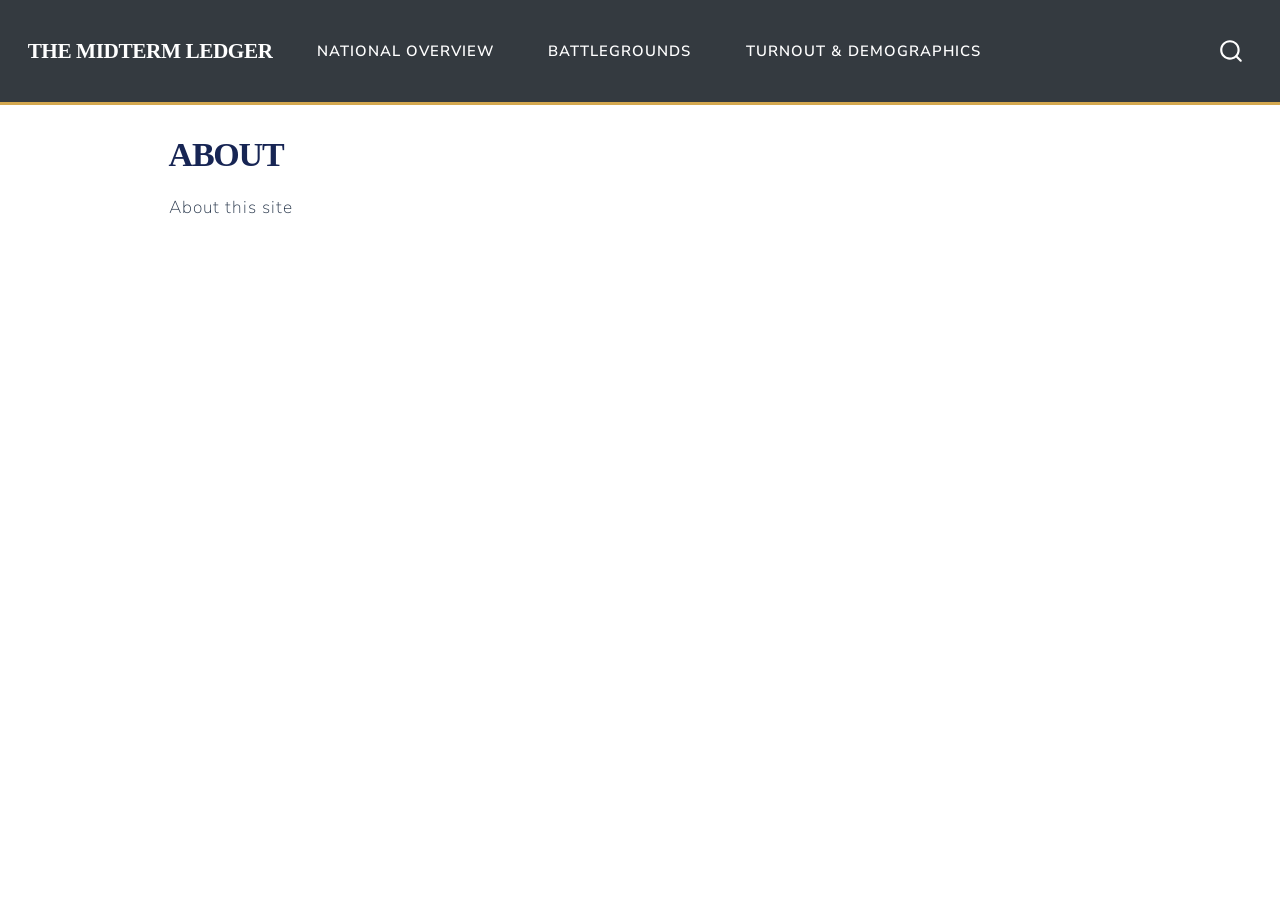
<file: docs/about.html>
<!DOCTYPE html>
<html xmlns="http://www.w3.org/1999/xhtml" lang="en" xml:lang="en"><head>

<meta charset="utf-8">
<meta name="generator" content="quarto-1.10.19">

<meta name="viewport" content="width=device-width, initial-scale=1.0, user-scalable=yes">


<title>About – The Midterm Ledger</title>
<style>
/* Default styles provided by pandoc.
** See https://pandoc.org/MANUAL.html#variables-for-html for config info.
*/
span.smallcaps{font-variant: small-caps;}
div.columns{display: flex; gap: 1.5em;}
div.column{flex: auto;}
@media screen {
div.columns{gap: min(4vw, 1.5em);}
div.column{overflow-x: auto;}
}
div.hanging-indent{margin-left: 1.5em; text-indent: -1.5em;}
ul.task-list{list-style: none;}
ul.task-list li input[type="checkbox"] {
  width: 0.8em;
  margin: 0 0.8em 0.2em -1em; /* quarto-specific, see https://github.com/quarto-dev/quarto-cli/issues/4556 */ 
  vertical-align: middle;
}
</style>


<script src="site_libs/quarto-nav/quarto-nav.js"></script>
<script src="site_libs/quarto-nav/headroom.min.js"></script>
<script src="site_libs/clipboard/clipboard.min.js"></script>
<script src="site_libs/quarto-search/autocomplete.umd.js"></script>
<script src="site_libs/quarto-search/fuse.min.js"></script>
<script src="site_libs/quarto-search/quarto-search.js"></script>
<meta name="quarto:offset" content="./">
<script src="site_libs/quarto-html/quarto.js" type="module"></script>
<script src="site_libs/quarto-html/tabsets/tabsets.js" type="module"></script>
<script src="site_libs/quarto-html/popper.min.js"></script>
<script src="site_libs/quarto-html/tippy.umd.min.js"></script>
<script src="site_libs/quarto-html/anchor.min.js"></script>
<link href="site_libs/quarto-html/tippy.css" rel="stylesheet">
<link href="site_libs/quarto-html/quarto-syntax-highlighting-bf27225e3a48a9273f3daa8f8e829971.css" rel="stylesheet" id="quarto-text-highlighting-styles">
<script src="site_libs/bootstrap/bootstrap.min.js"></script>
<link href="site_libs/bootstrap/bootstrap-icons.css" rel="stylesheet">
<link href="site_libs/bootstrap/bootstrap-d7e0290b3fc2315b96b3f04ffe1fc430.min.css" rel="stylesheet" append-hash="true" id="quarto-bootstrap" data-mode="light">
<script id="quarto-search-options" type="application/json">{
  "location": "navbar",
  "copy-button": false,
  "collapse-after": 3,
  "panel-placement": "end",
  "type": "overlay",
  "limit": 50,
  "keyboard-shortcut": [
    "f",
    "/",
    "s"
  ],
  "show-item-context": false,
  "language": {
    "search-no-results-text": "No results",
    "search-matching-documents-text": "matching documents",
    "search-copy-link-title": "Copy link to search",
    "search-hide-matches-text": "Hide additional matches",
    "search-more-match-text": "more match in this document",
    "search-more-matches-text": "more matches in this document",
    "search-clear-button-title": "Clear",
    "search-text-placeholder": "",
    "search-detached-cancel-button-title": "Cancel",
    "search-submit-button-title": "Submit",
    "search-label": "Search"
  }
}</script>


<link rel="stylesheet" href="styles.css">
</head>

<body class="nav-fixed quarto-light">

<div id="quarto-search-results"></div>
  <header id="quarto-header" class="headroom fixed-top">
    <nav class="navbar navbar-expand-lg " data-bs-theme="dark">
      <div class="navbar-container container-fluid">
      <div class="navbar-brand-container mx-auto">
    <a class="navbar-brand" href="./index.html">
    <span class="navbar-title">The Midterm Ledger</span>
    </a>
  </div>
            <div id="quarto-search" class="" title="Search"></div>
          <button class="navbar-toggler" type="button" data-bs-toggle="collapse" data-bs-target="#navbarCollapse" aria-controls="navbarCollapse" role="menu" aria-expanded="false" aria-label="Toggle navigation" onclick="if (window.quartoToggleHeadroom) { window.quartoToggleHeadroom(); }">
  <span class="navbar-toggler-icon"></span>
</button>
          <div class="collapse navbar-collapse" id="navbarCollapse">
            <ul class="navbar-nav navbar-nav-scroll me-auto">
  <li class="nav-item">
    <a class="nav-link" href="./index.html"> 
<span class="menu-text">National overview</span></a>
  </li>  
  <li class="nav-item">
    <a class="nav-link" href="./swing-states.html"> 
<span class="menu-text">Battlegrounds</span></a>
  </li>  
  <li class="nav-item">
    <a class="nav-link" href="./turnout-demographics.html"> 
<span class="menu-text">Turnout &amp; demographics</span></a>
  </li>  
</ul>
          </div> <!-- /navcollapse -->
            <div class="quarto-navbar-tools">
</div>
      </div> <!-- /container-fluid -->
    </nav>
</header>
<!-- content -->
<div id="quarto-content" class="quarto-container page-columns page-rows-contents page-layout-article page-navbar">
<!-- sidebar -->
<!-- margin-sidebar -->
    <div id="quarto-margin-sidebar" class="sidebar margin-sidebar zindex-bottom">
        
    </div>
<!-- main -->
<main class="content" id="quarto-document-content">

<header id="title-block-header" class="quarto-title-block default">
<div class="quarto-title">
<h1 class="title">About</h1>
</div>



<div class="quarto-title-meta">

    
  
    
  </div>
  


</header>


<p>About this site</p>



</main> <!-- /main -->
<script id="quarto-html-after-body" type="application/javascript">
  window.document.addEventListener("DOMContentLoaded", function (event) {
    const icon = "";
    const anchorJS = new window.AnchorJS();
    anchorJS.options = {
      placement: 'right',
      icon: icon
    };
    anchorJS.add('.anchored');
    const isCodeAnnotation = (el) => {
      for (const clz of el.classList) {
        if (clz.startsWith('code-annotation-')) {                     
          return true;
        }
      }
      return false;
    }
    const onCopySuccess = function(e) {
      // button target
      const button = e.trigger;
      // don't keep focus
      button.blur();
      // flash "checked"
      button.classList.add('code-copy-button-checked');
      var currentTitle = button.getAttribute("title");
      button.setAttribute("title", "Copied!");
      let tooltip;
      if (window.bootstrap) {
        button.setAttribute("data-bs-toggle", "tooltip");
        button.setAttribute("data-bs-placement", "left");
        button.setAttribute("data-bs-title", "Copied!");
        tooltip = new bootstrap.Tooltip(button, 
          { trigger: "manual", 
            customClass: "code-copy-button-tooltip",
            offset: [0, -8]});
        tooltip.show();    
      }
      setTimeout(function() {
        if (tooltip) {
          tooltip.hide();
          button.removeAttribute("data-bs-title");
          button.removeAttribute("data-bs-toggle");
          button.removeAttribute("data-bs-placement");
        }
        button.setAttribute("title", currentTitle);
        button.classList.remove('code-copy-button-checked');
      }, 1000);
      // clear code selection
      e.clearSelection();
    }
    const getTextToCopy = function(trigger) {
      const outerScaffold = trigger.parentElement.cloneNode(true);
      const codeEl = outerScaffold.querySelector('code');
      for (const childEl of codeEl.children) {
        if (isCodeAnnotation(childEl)) {
          childEl.remove();
        }
      }
      return codeEl.innerText;
    }
    const clipboard = new window.ClipboardJS('.code-copy-button:not([data-in-quarto-modal])', {
      text: getTextToCopy
    });
    clipboard.on('success', onCopySuccess);
    if (window.document.getElementById('quarto-embedded-source-code-modal')) {
      const clipboardModal = new window.ClipboardJS('.code-copy-button[data-in-quarto-modal]', {
        text: getTextToCopy,
        container: window.document.getElementById('quarto-embedded-source-code-modal')
      });
      clipboardModal.on('success', onCopySuccess);
    }
      var localhostRegex = new RegExp(/^(?:http|https):\/\/localhost\:?[0-9]*\//);
      var mailtoRegex = new RegExp(/^mailto:/);
        var filterRegex = new RegExp('/' + window.location.host + '/');
      var isInternal = (href) => {
          return filterRegex.test(href) || localhostRegex.test(href) || mailtoRegex.test(href);
      }
      // Inspect non-navigation links and adorn them if external
     var links = window.document.querySelectorAll('a[href]:not(.nav-link):not(.navbar-brand):not(.toc-action):not(.sidebar-link):not(.sidebar-item-toggle):not(.pagination-link):not(.no-external):not([aria-hidden]):not(.dropdown-item):not(.quarto-navigation-tool):not(.about-link)');
      for (var i=0; i<links.length; i++) {
        const link = links[i];
        if (!isInternal(link.href)) {
          // undo the damage that might have been done by quarto-nav.js in the case of
          // links that we want to consider external
          if (link.dataset.originalHref !== undefined) {
            link.href = link.dataset.originalHref;
          }
        }
      }
    function tippyHover(el, contentFn, onTriggerFn, onUntriggerFn) {
      const config = {
        allowHTML: true,
        maxWidth: 500,
        delay: 100,
        arrow: false,
        appendTo: function(el) {
            return el.parentElement;
        },
        interactive: true,
        interactiveBorder: 10,
        theme: 'quarto',
        placement: 'bottom-start',
      };
      if (contentFn) {
        config.content = contentFn;
      }
      if (onTriggerFn) {
        config.onTrigger = onTriggerFn;
      }
      if (onUntriggerFn) {
        config.onUntrigger = onUntriggerFn;
      }
      window.tippy(el, config); 
    }
    const noterefs = window.document.querySelectorAll('a[role="doc-noteref"]');
    for (var i=0; i<noterefs.length; i++) {
      const ref = noterefs[i];
      tippyHover(ref, function() {
        // use id or data attribute instead here
        let href = ref.getAttribute('data-footnote-href') || ref.getAttribute('href');
        try { href = new URL(href).hash; } catch {}
        const id = href.replace(/^#\/?/, "");
        const note = window.document.getElementById(id);
        if (note) {
          return note.innerHTML;
        } else {
          return "";
        }
      });
    }
    const xrefs = window.document.querySelectorAll('a.quarto-xref');
    const processXRef = (id, note) => {
      // Strip column container classes
      const stripColumnClz = (el) => {
        el.classList.remove("page-full", "page-columns");
        if (el.children) {
          for (const child of el.children) {
            stripColumnClz(child);
          }
        }
      }
      stripColumnClz(note)
      if (id === null || id.startsWith('sec-')) {
        // Special case sections, only their first couple elements
        const container = document.createElement("div");
        if (note.children && note.children.length > 2) {
          container.appendChild(note.children[0].cloneNode(true));
          for (let i = 1; i < note.children.length; i++) {
            const child = note.children[i];
            if (child.tagName === "P" && child.innerText === "") {
              continue;
            } else {
              container.appendChild(child.cloneNode(true));
              break;
            }
          }
          if (window.Quarto?.typesetMath) {
            window.Quarto.typesetMath(container);
          }
          return container.innerHTML
        } else {
          if (window.Quarto?.typesetMath) {
            window.Quarto.typesetMath(note);
          }
          return note.innerHTML;
        }
      } else {
        // Remove any anchor links if they are present
        const anchorLink = note.querySelector('a.anchorjs-link');
        if (anchorLink) {
          anchorLink.remove();
        }
        if (window.Quarto?.typesetMath) {
          window.Quarto.typesetMath(note);
        }
        if (note.classList.contains("callout")) {
          return note.outerHTML;
        } else {
          return note.innerHTML;
        }
      }
    }
    for (var i=0; i<xrefs.length; i++) {
      const xref = xrefs[i];
      tippyHover(xref, undefined, function(instance) {
        instance.disable();
        let url = xref.getAttribute('href');
        let hash = undefined; 
        if (url.startsWith('#')) {
          hash = url;
        } else {
          try { hash = new URL(url).hash; } catch {}
        }
        if (hash) {
          const id = hash.replace(/^#\/?/, "");
          const note = window.document.getElementById(id);
          if (note !== null) {
            try {
              const html = processXRef(id, note.cloneNode(true));
              instance.setContent(html);
            } finally {
              instance.enable();
              instance.show();
            }
          } else {
            // See if we can fetch this
            fetch(url.split('#')[0])
            .then(res => res.text())
            .then(html => {
              const parser = new DOMParser();
              const htmlDoc = parser.parseFromString(html, "text/html");
              const note = htmlDoc.getElementById(id);
              if (note !== null) {
                const html = processXRef(id, note);
                instance.setContent(html);
              } 
            }).finally(() => {
              instance.enable();
              instance.show();
            });
          }
        } else {
          // See if we can fetch a full url (with no hash to target)
          // This is a special case and we should probably do some content thinning / targeting
          fetch(url)
          .then(res => res.text())
          .then(html => {
            const parser = new DOMParser();
            const htmlDoc = parser.parseFromString(html, "text/html");
            const note = htmlDoc.querySelector('main.content');
            if (note !== null) {
              // This should only happen for chapter cross references
              // (since there is no id in the URL)
              // remove the first header
              if (note.children.length > 0 && note.children[0].tagName === "HEADER") {
                note.children[0].remove();
              }
              const html = processXRef(null, note);
              instance.setContent(html);
            } 
          }).finally(() => {
            instance.enable();
            instance.show();
          });
        }
      }, function(instance) {
      });
    }
        let selectedAnnoteEl;
        const selectorForAnnotation = ( cell, annotation) => {
          let cellAttr = 'data-code-cell="' + cell + '"';
          let lineAttr = 'data-code-annotation="' +  annotation + '"';
          const selector = 'span[' + cellAttr + '][' + lineAttr + ']';
          return selector;
        }
        const selectCodeLines = (annoteEl) => {
          const doc = window.document;
          const targetCell = annoteEl.getAttribute("data-target-cell");
          const targetAnnotation = annoteEl.getAttribute("data-target-annotation");
          const annoteSpan = window.document.querySelector(selectorForAnnotation(targetCell, targetAnnotation));
          const lines = annoteSpan.getAttribute("data-code-lines").split(",");
          const lineIds = lines.map((line) => {
            return targetCell + "-" + line;
          })
          let top = null;
          let height = null;
          let parent = null;
          if (lineIds.length > 0) {
              //compute the position of the single el (top and bottom and make a div)
              const el = window.document.getElementById(lineIds[0]);
              top = el.offsetTop;
              height = el.offsetHeight;
              parent = el.parentElement.parentElement;
            if (lineIds.length > 1) {
              const lastEl = window.document.getElementById(lineIds[lineIds.length - 1]);
              const bottom = lastEl.offsetTop + lastEl.offsetHeight;
              height = bottom - top;
            }
            if (top !== null && height !== null && parent !== null) {
              // cook up a div (if necessary) and position it 
              let div = window.document.getElementById("code-annotation-line-highlight");
              if (div === null) {
                div = window.document.createElement("div");
                div.setAttribute("id", "code-annotation-line-highlight");
                div.style.position = 'absolute';
                parent.appendChild(div);
              }
              div.style.top = top - 2 + "px";
              div.style.height = height + 4 + "px";
              div.style.left = 0;
              let gutterDiv = window.document.getElementById("code-annotation-line-highlight-gutter");
              if (gutterDiv === null) {
                gutterDiv = window.document.createElement("div");
                gutterDiv.setAttribute("id", "code-annotation-line-highlight-gutter");
                gutterDiv.style.position = 'absolute';
                const codeCell = window.document.getElementById(targetCell);
                const gutter = codeCell.querySelector('.code-annotation-gutter');
                gutter.appendChild(gutterDiv);
              }
              gutterDiv.style.top = top - 2 + "px";
              gutterDiv.style.height = height + 4 + "px";
            }
            selectedAnnoteEl = annoteEl;
          }
        };
        const unselectCodeLines = () => {
          const elementsIds = ["code-annotation-line-highlight", "code-annotation-line-highlight-gutter"];
          elementsIds.forEach((elId) => {
            const div = window.document.getElementById(elId);
            if (div) {
              div.remove();
            }
          });
          selectedAnnoteEl = undefined;
        };
          // Handle positioning of the toggle
      window.addEventListener(
        "resize",
        throttle(() => {
          elRect = undefined;
          if (selectedAnnoteEl) {
            selectCodeLines(selectedAnnoteEl);
          }
        }, 10)
      );
      function throttle(fn, ms) {
      let throttle = false;
      let timer;
        return (...args) => {
          if(!throttle) { // first call gets through
              fn.apply(this, args);
              throttle = true;
          } else { // all the others get throttled
              if(timer) clearTimeout(timer); // cancel #2
              timer = setTimeout(() => {
                fn.apply(this, args);
                timer = throttle = false;
              }, ms);
          }
        };
      }
        // Attach click handler to the DT
        const annoteDls = window.document.querySelectorAll('dt[data-target-cell]');
        for (const annoteDlNode of annoteDls) {
          annoteDlNode.addEventListener('click', (event) => {
            const clickedEl = event.target;
            if (clickedEl !== selectedAnnoteEl) {
              unselectCodeLines();
              const activeEl = window.document.querySelector('dt[data-target-cell].code-annotation-active');
              if (activeEl) {
                activeEl.classList.remove('code-annotation-active');
              }
              selectCodeLines(clickedEl);
              clickedEl.classList.add('code-annotation-active');
            } else {
              // Unselect the line
              unselectCodeLines();
              clickedEl.classList.remove('code-annotation-active');
            }
          });
        }
    const findCites = (el) => {
      const parentEl = el.parentElement;
      if (parentEl) {
        const cites = parentEl.dataset.cites;
        if (cites) {
          return {
            el,
            cites: cites.split(' ')
          };
        } else {
          return findCites(el.parentElement)
        }
      } else {
        return undefined;
      }
    };
    var bibliorefs = window.document.querySelectorAll('a[role="doc-biblioref"]');
    for (var i=0; i<bibliorefs.length; i++) {
      const ref = bibliorefs[i];
      const citeInfo = findCites(ref);
      if (citeInfo) {
        tippyHover(citeInfo.el, function() {
          var popup = window.document.createElement('div');
          citeInfo.cites.forEach(function(cite) {
            var citeDiv = window.document.createElement('div');
            citeDiv.classList.add('hanging-indent');
            citeDiv.classList.add('csl-entry');
            var biblioDiv = window.document.getElementById('ref-' + cite);
            if (biblioDiv) {
              citeDiv.innerHTML = biblioDiv.innerHTML;
            }
            popup.appendChild(citeDiv);
          });
          return popup.innerHTML;
        });
      }
    }
  });
  </script>
</div> <!-- /content -->




</body></html>
</file>
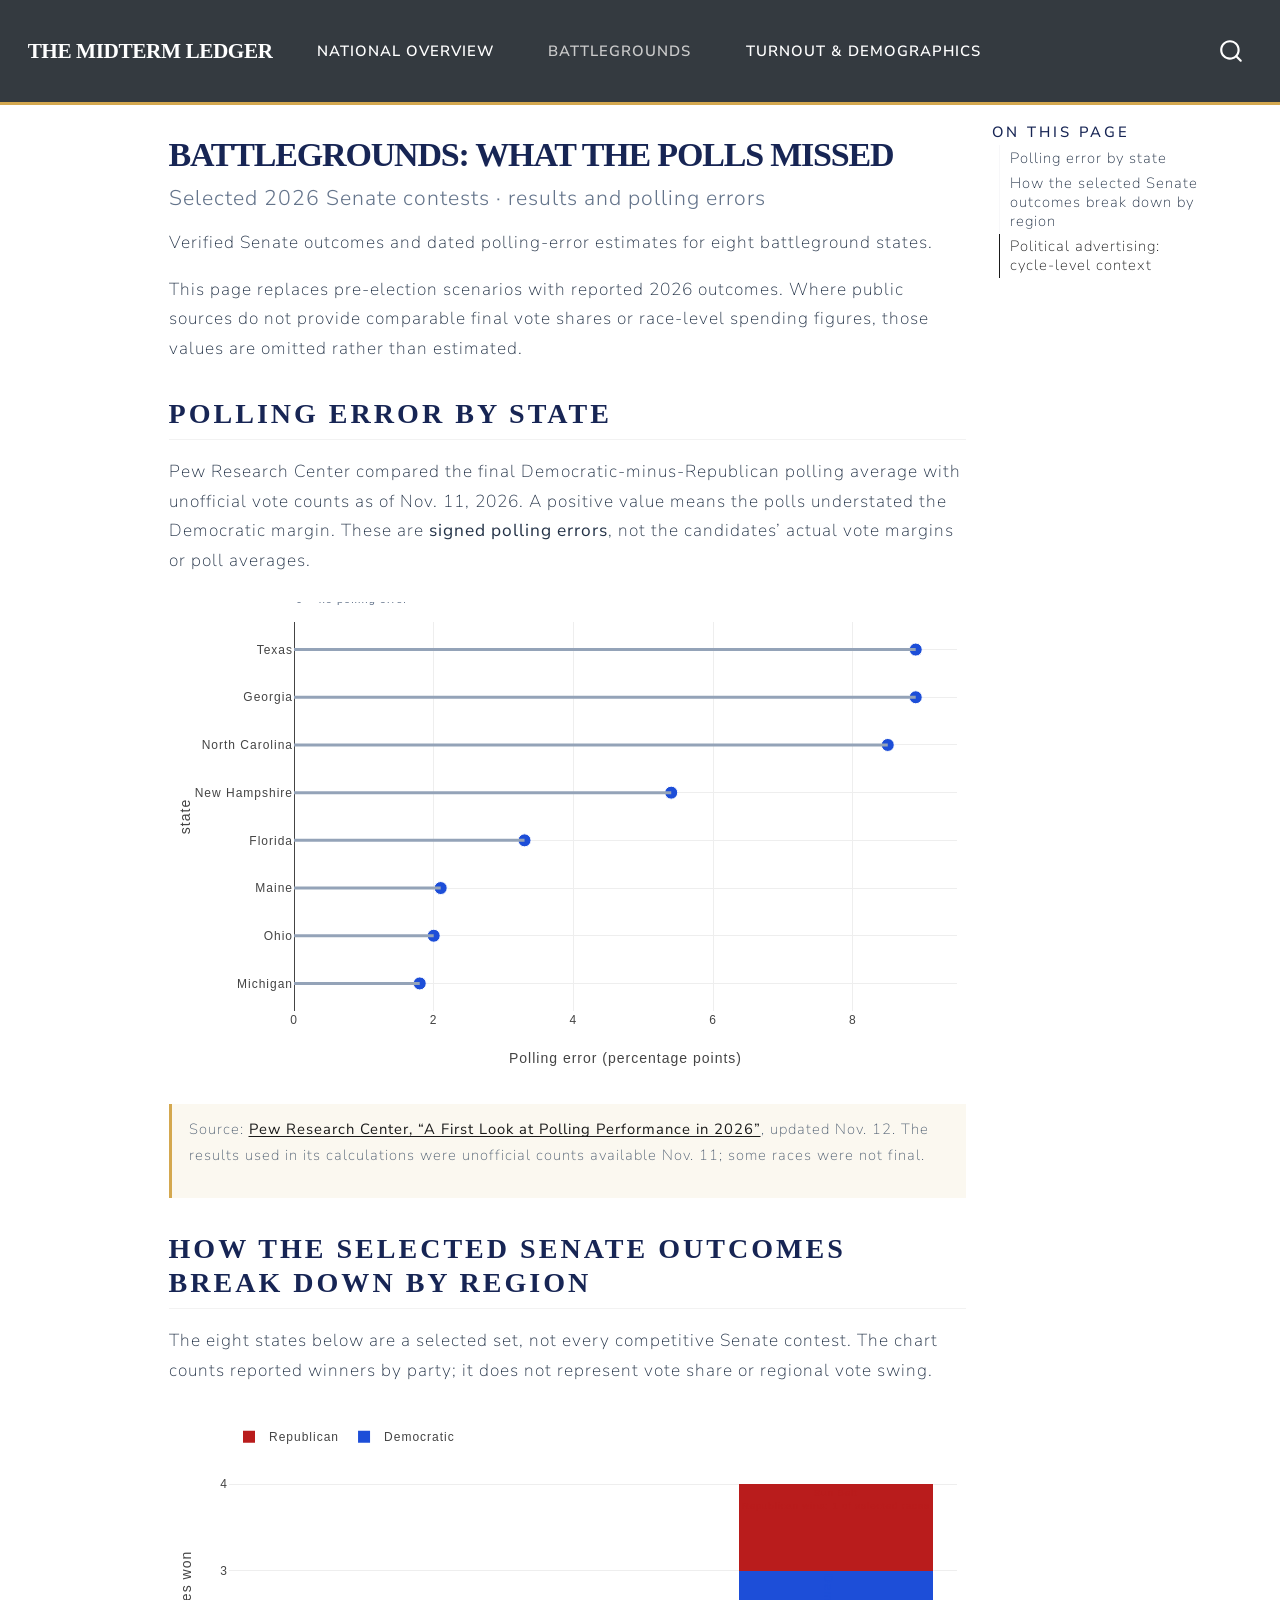
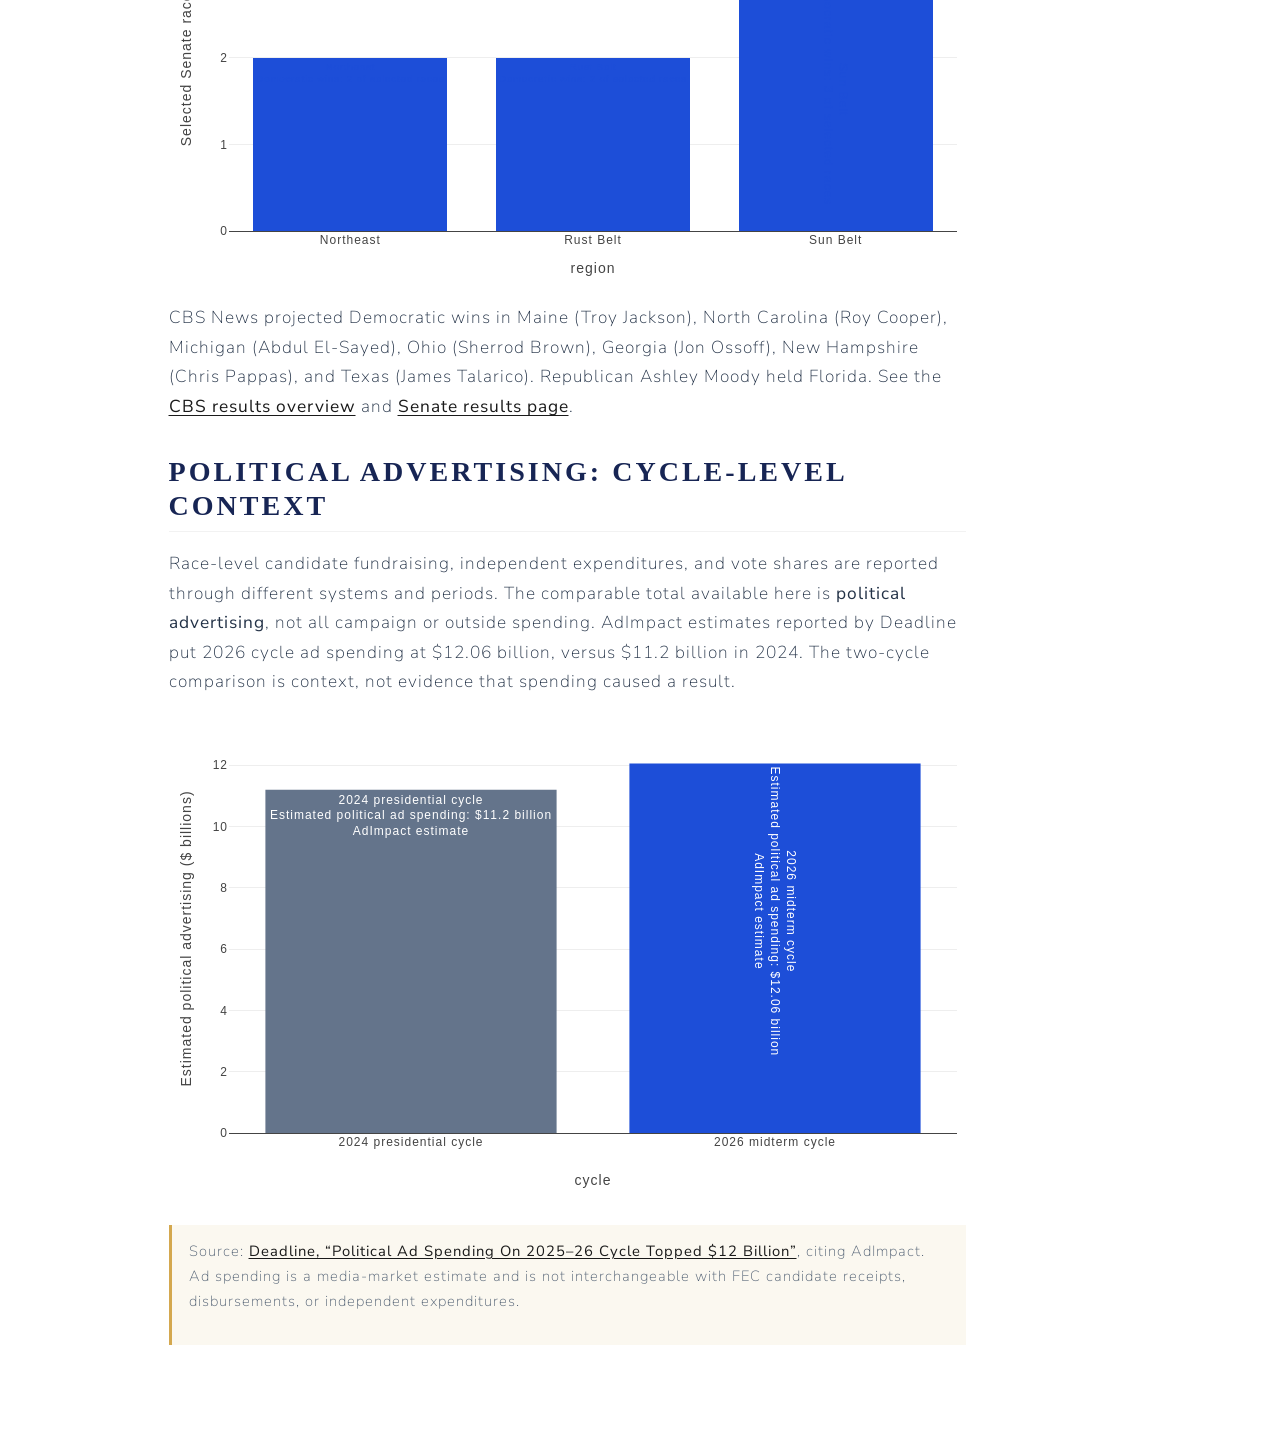
<file: docs/swing-states.html>
<!DOCTYPE html>
<html xmlns="http://www.w3.org/1999/xhtml" lang="en" xml:lang="en"><head>

<meta charset="utf-8">
<meta name="generator" content="quarto-1.10.19">

<meta name="viewport" content="width=device-width, initial-scale=1.0, user-scalable=yes">

<meta name="description" content="Verified Senate outcomes and dated polling-error estimates for eight battleground states.">

<title>Battlegrounds: what the polls missed – The Midterm Ledger</title>
<style>
/* Default styles provided by pandoc.
** See https://pandoc.org/MANUAL.html#variables-for-html for config info.
*/
span.smallcaps{font-variant: small-caps;}
div.columns{display: flex; gap: 1.5em;}
div.column{flex: auto;}
@media screen {
div.columns{gap: min(4vw, 1.5em);}
div.column{overflow-x: auto;}
}
div.hanging-indent{margin-left: 1.5em; text-indent: -1.5em;}
ul.task-list{list-style: none;}
ul.task-list li input[type="checkbox"] {
  width: 0.8em;
  margin: 0 0.8em 0.2em -1em; /* quarto-specific, see https://github.com/quarto-dev/quarto-cli/issues/4556 */ 
  vertical-align: middle;
}
</style>


<script src="site_libs/quarto-nav/quarto-nav.js"></script>
<script src="site_libs/quarto-nav/headroom.min.js"></script>
<script src="site_libs/clipboard/clipboard.min.js"></script>
<script src="site_libs/quarto-search/autocomplete.umd.js"></script>
<script src="site_libs/quarto-search/fuse.min.js"></script>
<script src="site_libs/quarto-search/quarto-search.js"></script>
<meta name="quarto:offset" content="./">
<script src="site_libs/quarto-html/quarto.js" type="module"></script>
<script src="site_libs/quarto-html/tabsets/tabsets.js" type="module"></script>
<script src="site_libs/quarto-html/popper.min.js"></script>
<script src="site_libs/quarto-html/tippy.umd.min.js"></script>
<script src="site_libs/quarto-html/anchor.min.js"></script>
<link href="site_libs/quarto-html/tippy.css" rel="stylesheet">
<link href="site_libs/quarto-html/quarto-syntax-highlighting-bf27225e3a48a9273f3daa8f8e829971.css" rel="stylesheet" id="quarto-text-highlighting-styles">
<script src="site_libs/bootstrap/bootstrap.min.js"></script>
<link href="site_libs/bootstrap/bootstrap-icons.css" rel="stylesheet">
<link href="site_libs/bootstrap/bootstrap-d7e0290b3fc2315b96b3f04ffe1fc430.min.css" rel="stylesheet" append-hash="true" id="quarto-bootstrap" data-mode="light">
<script id="quarto-search-options" type="application/json">{
  "location": "navbar",
  "copy-button": false,
  "collapse-after": 3,
  "panel-placement": "end",
  "type": "overlay",
  "limit": 50,
  "keyboard-shortcut": [
    "f",
    "/",
    "s"
  ],
  "show-item-context": false,
  "language": {
    "search-no-results-text": "No results",
    "search-matching-documents-text": "matching documents",
    "search-copy-link-title": "Copy link to search",
    "search-hide-matches-text": "Hide additional matches",
    "search-more-match-text": "more match in this document",
    "search-more-matches-text": "more matches in this document",
    "search-clear-button-title": "Clear",
    "search-text-placeholder": "",
    "search-detached-cancel-button-title": "Cancel",
    "search-submit-button-title": "Submit",
    "search-label": "Search"
  }
}</script>
<link href="site_libs/htmltools-fill-0.5.9/fill.css" rel="stylesheet">
<script src="site_libs/htmlwidgets-1.6.4/htmlwidgets.js"></script>
<script src="site_libs/plotly-binding-4.12.1/plotly.js"></script>
<script src="site_libs/typedarray-0.1/typedarray.min.js"></script>
<script src="site_libs/jquery-3.5.1/jquery.min.js"></script>
<link href="site_libs/crosstalk-1.2.2/css/crosstalk.min.css" rel="stylesheet">
<script src="site_libs/crosstalk-1.2.2/js/crosstalk.min.js"></script>
<link href="site_libs/plotly-htmlwidgets-css-2.25.2/plotly-htmlwidgets.css" rel="stylesheet">
<script src="site_libs/plotly-main-2.25.2/plotly-latest.min.js"></script>


<link rel="stylesheet" href="styles.css">
</head>

<body class="nav-fixed quarto-light">

<div id="quarto-search-results"></div>
  <header id="quarto-header" class="headroom fixed-top">
    <nav class="navbar navbar-expand-lg " data-bs-theme="dark">
      <div class="navbar-container container-fluid">
      <div class="navbar-brand-container mx-auto">
    <a class="navbar-brand" href="./index.html">
    <span class="navbar-title">The Midterm Ledger</span>
    </a>
  </div>
            <div id="quarto-search" class="" title="Search"></div>
          <button class="navbar-toggler" type="button" data-bs-toggle="collapse" data-bs-target="#navbarCollapse" aria-controls="navbarCollapse" role="menu" aria-expanded="false" aria-label="Toggle navigation" onclick="if (window.quartoToggleHeadroom) { window.quartoToggleHeadroom(); }">
  <span class="navbar-toggler-icon"></span>
</button>
          <div class="collapse navbar-collapse" id="navbarCollapse">
            <ul class="navbar-nav navbar-nav-scroll me-auto">
  <li class="nav-item">
    <a class="nav-link" href="./index.html"> 
<span class="menu-text">National overview</span></a>
  </li>  
  <li class="nav-item">
    <a class="nav-link active" href="./swing-states.html" aria-current="page"> 
<span class="menu-text">Battlegrounds</span></a>
  </li>  
  <li class="nav-item">
    <a class="nav-link" href="./turnout-demographics.html"> 
<span class="menu-text">Turnout &amp; demographics</span></a>
  </li>  
</ul>
          </div> <!-- /navcollapse -->
            <div class="quarto-navbar-tools">
</div>
      </div> <!-- /container-fluid -->
    </nav>
</header>
<!-- content -->
<div id="quarto-content" class="quarto-container page-columns page-rows-contents page-layout-article page-navbar">
<!-- sidebar -->
<!-- margin-sidebar -->
    <div id="quarto-margin-sidebar" class="sidebar margin-sidebar">
        <nav id="TOC" role="doc-toc" class="toc-active">
    <h2 id="toc-title">On this page</h2>
   
  <ul>
  <li><a href="#polling-error-by-state" id="toc-polling-error-by-state" class="nav-link active" data-scroll-target="#polling-error-by-state">Polling error by state</a></li>
  <li><a href="#how-the-selected-senate-outcomes-break-down-by-region" id="toc-how-the-selected-senate-outcomes-break-down-by-region" class="nav-link" data-scroll-target="#how-the-selected-senate-outcomes-break-down-by-region">How the selected Senate outcomes break down by region</a></li>
  <li><a href="#political-advertising-cycle-level-context" id="toc-political-advertising-cycle-level-context" class="nav-link" data-scroll-target="#political-advertising-cycle-level-context">Political advertising: cycle-level context</a></li>
  </ul>
</nav>
    </div>
<!-- main -->
<main class="content" id="quarto-document-content">

<header id="title-block-header" class="quarto-title-block default">
<div class="quarto-title">
<h1 class="title">Battlegrounds: what the polls missed</h1>
<p class="subtitle lead">Selected 2026 Senate contests · results and polling errors</p>
</div>

<div>
  <div class="description">
    Verified Senate outcomes and dated polling-error estimates for eight battleground states.
  </div>
</div>


<div class="quarto-title-meta">

    
  
    
  </div>
  


</header>


<p>This page replaces pre-election scenarios with reported 2026 outcomes. Where public sources do not provide comparable final vote shares or race-level spending figures, those values are omitted rather than estimated.</p>
<section id="polling-error-by-state" class="level2">
<h2 class="anchored" data-anchor-id="polling-error-by-state">Polling error by state</h2>
<p>Pew Research Center compared the final Democratic-minus-Republican polling average with unofficial vote counts as of Nov.&nbsp;11, 2026. A positive value means the polls understated the Democratic margin. These are <strong>signed polling errors</strong>, not the candidates’ actual vote margins or poll averages.</p>
<div class="cell">
<div class="cell-output-display">
<div class="plotly html-widget html-fill-item" id="htmlwidget-283234e2f0baa96b8ac0" style="width:100%;height:464px;"></div>
<script type="application/json" data-for="htmlwidget-283234e2f0baa96b8ac0">{"x":{"visdat":{"5c897d780240":["function () ","plotlyVisDat"]},"cur_data":"5c897d780240","attrs":{"5c897d780240":{"x":{},"y":{},"mode":"markers","marker":{"size":13,"color":"#1d4ed8","line":{"color":"white","width":1}},"text":{},"hoverinfo":"text","alpha_stroke":1,"sizes":[10,100],"spans":[1,20],"type":"scatter"},"5c897d780240.1":{"x":0,"y":{},"xend":{},"yend":{},"type":"scatter","mode":"lines","line":{"color":"#94a3b8","width":3},"showlegend":false,"hoverinfo":"skip","inherit":false}},"layout":{"margin":{"b":55,"l":125,"t":20,"r":10},"xaxis":{"domain":[0,1],"automargin":true,"title":"Polling error (percentage points)","rangemode":"tozero"},"yaxis":{"domain":[0,1],"automargin":true,"title":"state","type":"category","categoryorder":"array","categoryarray":["Michigan","Ohio","Maine","Florida","New Hampshire","North Carolina","Georgia","Texas"]},"annotations":[{"x":0,"y":1.0800000000000001,"xref":"x","yref":"paper","text":"0 = no polling error","showarrow":false,"xanchor":"left","font":{"size":11,"color":"#64748b"}}],"hovermode":"closest","showlegend":false},"source":"A","config":{"modeBarButtonsToAdd":["hoverclosest","hovercompare"],"showSendToCloud":false,"displayModeBar":false,"responsive":true},"data":[{"x":[8.9000000000000004,8.9000000000000004,8.5,5.4000000000000004,3.2999999999999998,2.1000000000000001,2,1.8],"y":["Texas","Georgia","North Carolina","New Hampshire","Florida","Maine","Ohio","Michigan"],"mode":"markers","marker":{"color":"#1d4ed8","size":13,"line":{"color":"white","width":1}},"text":["Texas<br>Polling error: +8.9 points<br>Polls understated the Democratic margin","Georgia<br>Polling error: +8.9 points<br>Polls understated the Democratic margin","North Carolina<br>Polling error: +8.5 points<br>Polls understated the Democratic margin","New Hampshire<br>Polling error: +5.4 points<br>Polls understated the Democratic margin","Florida<br>Polling error: +3.3 points<br>Polls understated the Democratic margin","Maine<br>Polling error: +2.1 points<br>Polls understated the Democratic margin","Ohio<br>Polling error: +2 points<br>Polls understated the Democratic margin","Michigan<br>Polling error: +1.8 points<br>Polls understated the Democratic margin"],"hoverinfo":["text","text","text","text","text","text","text","text"],"type":"scatter","error_y":{"color":"rgba(31,119,180,1)"},"error_x":{"color":"rgba(31,119,180,1)"},"line":{"color":"rgba(31,119,180,1)"},"xaxis":"x","yaxis":"y","frame":null},{"x":[0,8.9000000000000004,null,0,8.9000000000000004,null,0,8.5,null,0,5.4000000000000004,null,0,3.2999999999999998,null,0,2.1000000000000001,null,0,2,null,0,1.8],"y":["Texas","Texas",null,"Georgia","Georgia",null,"North Carolina","North Carolina",null,"New Hampshire","New Hampshire",null,"Florida","Florida",null,"Maine","Maine",null,"Ohio","Ohio",null,"Michigan","Michigan"],"type":"scatter","mode":"lines","line":{"color":"#94a3b8","width":3},"showlegend":false,"hoverinfo":["skip","skip",null,"skip","skip",null,"skip","skip",null,"skip","skip",null,"skip","skip",null,"skip","skip",null,"skip","skip",null,"skip","skip"],"marker":{"color":"rgba(255,127,14,1)","line":{"color":"rgba(255,127,14,1)"}},"error_y":{"color":"rgba(255,127,14,1)"},"error_x":{"color":"rgba(255,127,14,1)"},"xaxis":"x","yaxis":"y","frame":null}],"highlight":{"on":"plotly_click","persistent":false,"dynamic":false,"selectize":false,"opacityDim":0.20000000000000001,"selected":{"opacity":1},"debounce":0},"shinyEvents":["plotly_hover","plotly_click","plotly_selected","plotly_relayout","plotly_brushed","plotly_brushing","plotly_clickannotation","plotly_doubleclick","plotly_deselect","plotly_afterplot","plotly_sunburstclick"],"base_url":"https://plot.ly"},"evals":[],"jsHooks":[]}</script>
</div>
</div>
<div class="source-note">
<p>Source: <a href="https://www.pewresearch.org/short-reads/2026/11/12/a-first-look-at-polling-performance-in-2026/">Pew Research Center, “A First Look at Polling Performance in 2026”</a>, updated Nov.&nbsp;12. The results used in its calculations were unofficial counts available Nov.&nbsp;11; some races were not final.</p>
</div>
</section>
<section id="how-the-selected-senate-outcomes-break-down-by-region" class="level2">
<h2 class="anchored" data-anchor-id="how-the-selected-senate-outcomes-break-down-by-region">How the selected Senate outcomes break down by region</h2>
<p>The eight states below are a selected set, not every competitive Senate contest. The chart counts reported winners by party; it does not represent vote share or regional vote swing.</p>
<div class="cell">
<div class="cell-output-display">
<div class="plotly html-widget html-fill-item" id="htmlwidget-33b625e411d371df83e4" style="width:100%;height:464px;"></div>
<script type="application/json" data-for="htmlwidget-33b625e411d371df83e4">{"x":{"visdat":{"5c8970bba4cb":["function () ","plotlyVisDat"]},"cur_data":"5c8970bba4cb","attrs":{"5c8970bba4cb":{"x":{},"y":{},"text":{},"hoverinfo":"text","color":{},"colors":["#1d4ed8","#b91c1c"],"alpha_stroke":1,"sizes":[10,100],"spans":[1,20],"type":"bar"}},"layout":{"margin":{"b":45,"l":60,"t":30,"r":10},"barmode":"stack","xaxis":{"domain":[0,1],"automargin":true,"title":"region","type":"category","categoryorder":"array","categoryarray":["Northeast","Rust Belt","Sun Belt"]},"yaxis":{"domain":[0,1],"automargin":true,"title":"Selected Senate races won","dtick":1},"legend":{"orientation":"h","x":0,"y":1.1200000000000001},"hovermode":"closest","showlegend":true},"source":"A","config":{"modeBarButtonsToAdd":["hoverclosest","hovercompare"],"showSendToCloud":false,"displayModeBar":false,"responsive":true},"data":[{"x":["Northeast","Rust Belt","Sun Belt"],"y":[2,2,3],"text":["Northeast<br>Democratic wins: 2 of selected races","Rust Belt<br>Democratic wins: 2 of selected races","Sun Belt<br>Democratic wins: 3 of selected races"],"hoverinfo":["text","text","text"],"type":"bar","name":"Democratic","marker":{"color":"rgba(29,78,216,1)","line":{"color":"rgba(29,78,216,1)"}},"textfont":{"color":"rgba(29,78,216,1)"},"error_y":{"color":"rgba(29,78,216,1)"},"error_x":{"color":"rgba(29,78,216,1)"},"xaxis":"x","yaxis":"y","frame":null},{"x":["Northeast","Rust Belt","Sun Belt"],"y":[0,0,1],"text":["Northeast<br>Republican wins: 0 of selected races","Rust Belt<br>Republican wins: 0 of selected races","Sun Belt<br>Republican wins: 1 of selected races"],"hoverinfo":["text","text","text"],"type":"bar","name":"Republican","marker":{"color":"rgba(185,28,28,1)","line":{"color":"rgba(185,28,28,1)"}},"textfont":{"color":"rgba(185,28,28,1)"},"error_y":{"color":"rgba(185,28,28,1)"},"error_x":{"color":"rgba(185,28,28,1)"},"xaxis":"x","yaxis":"y","frame":null}],"highlight":{"on":"plotly_click","persistent":false,"dynamic":false,"selectize":false,"opacityDim":0.20000000000000001,"selected":{"opacity":1},"debounce":0},"shinyEvents":["plotly_hover","plotly_click","plotly_selected","plotly_relayout","plotly_brushed","plotly_brushing","plotly_clickannotation","plotly_doubleclick","plotly_deselect","plotly_afterplot","plotly_sunburstclick"],"base_url":"https://plot.ly"},"evals":[],"jsHooks":[]}</script>
</div>
</div>
<p>CBS News projected Democratic wins in Maine (Troy Jackson), North Carolina (Roy Cooper), Michigan (Abdul El-Sayed), Ohio (Sherrod Brown), Georgia (Jon Ossoff), New Hampshire (Chris Pappas), and Texas (James Talarico). Republican Ashley Moody held Florida. See the <a href="https://www.cbsnews.com/news/2026-midterm-election-results-where-democrats-won/">CBS results overview</a> and <a href="https://www.cbsnews.com/live-updates/senate-election-results-2026/">Senate results page</a>.</p>
</section>
<section id="political-advertising-cycle-level-context" class="level2">
<h2 class="anchored" data-anchor-id="political-advertising-cycle-level-context">Political advertising: cycle-level context</h2>
<p>Race-level candidate fundraising, independent expenditures, and vote shares are reported through different systems and periods. The comparable total available here is <strong>political advertising</strong>, not all campaign or outside spending. AdImpact estimates reported by Deadline put 2026 cycle ad spending at $12.06 billion, versus $11.2 billion in 2024. The two-cycle comparison is context, not evidence that spending caused a result.</p>
<div class="cell">
<div class="cell-output-display">
<div class="plotly html-widget html-fill-item" id="htmlwidget-954fea4ebbf40efc7368" style="width:100%;height:464px;"></div>
<script type="application/json" data-for="htmlwidget-954fea4ebbf40efc7368">{"x":{"visdat":{"5c89750ecb76":["function () ","plotlyVisDat"]},"cur_data":"5c89750ecb76","attrs":{"5c89750ecb76":{"x":{},"y":{},"marker":{"color":["#64748b","#1d4ed8"]},"text":{},"hoverinfo":"text","alpha_stroke":1,"sizes":[10,100],"spans":[1,20],"type":"bar"}},"layout":{"margin":{"b":55,"l":60,"t":20,"r":10},"xaxis":{"domain":[0,1],"automargin":true,"title":"cycle","type":"category","categoryorder":"array","categoryarray":["2024 presidential cycle","2026 midterm cycle"]},"yaxis":{"domain":[0,1],"automargin":true,"title":"Estimated political advertising ($ billions)","rangemode":"tozero"},"hovermode":"closest","showlegend":false},"source":"A","config":{"modeBarButtonsToAdd":["hoverclosest","hovercompare"],"showSendToCloud":false,"displayModeBar":false,"responsive":true},"data":[{"x":["2024 presidential cycle","2026 midterm cycle"],"y":[11.199999999999999,12.06],"marker":{"color":["#64748b","#1d4ed8"],"line":{"color":"rgba(31,119,180,1)"}},"text":["2024 presidential cycle<br>Estimated political ad spending: $11.2 billion<br>AdImpact estimate","2026 midterm cycle<br>Estimated political ad spending: $12.06 billion<br>AdImpact estimate"],"hoverinfo":["text","text"],"type":"bar","error_y":{"color":"rgba(31,119,180,1)"},"error_x":{"color":"rgba(31,119,180,1)"},"xaxis":"x","yaxis":"y","frame":null}],"highlight":{"on":"plotly_click","persistent":false,"dynamic":false,"selectize":false,"opacityDim":0.20000000000000001,"selected":{"opacity":1},"debounce":0},"shinyEvents":["plotly_hover","plotly_click","plotly_selected","plotly_relayout","plotly_brushed","plotly_brushing","plotly_clickannotation","plotly_doubleclick","plotly_deselect","plotly_afterplot","plotly_sunburstclick"],"base_url":"https://plot.ly"},"evals":[],"jsHooks":[]}</script>
</div>
</div>
<div class="source-note">
<p>Source: <a href="https://deadline.com/2026/11/midterm-ad-spending-record-1237226451/">Deadline, “Political Ad Spending On 2025–26 Cycle Topped $12 Billion”</a>, citing AdImpact. Ad spending is a media-market estimate and is not interchangeable with FEC candidate receipts, disbursements, or independent expenditures.</p>
</div>


</section>

</main> <!-- /main -->
<script id="quarto-html-after-body" type="application/javascript">
  window.document.addEventListener("DOMContentLoaded", function (event) {
    const icon = "";
    const anchorJS = new window.AnchorJS();
    anchorJS.options = {
      placement: 'right',
      icon: icon
    };
    anchorJS.add('.anchored');
    const isCodeAnnotation = (el) => {
      for (const clz of el.classList) {
        if (clz.startsWith('code-annotation-')) {                     
          return true;
        }
      }
      return false;
    }
    const onCopySuccess = function(e) {
      // button target
      const button = e.trigger;
      // don't keep focus
      button.blur();
      // flash "checked"
      button.classList.add('code-copy-button-checked');
      var currentTitle = button.getAttribute("title");
      button.setAttribute("title", "Copied!");
      let tooltip;
      if (window.bootstrap) {
        button.setAttribute("data-bs-toggle", "tooltip");
        button.setAttribute("data-bs-placement", "left");
        button.setAttribute("data-bs-title", "Copied!");
        tooltip = new bootstrap.Tooltip(button, 
          { trigger: "manual", 
            customClass: "code-copy-button-tooltip",
            offset: [0, -8]});
        tooltip.show();    
      }
      setTimeout(function() {
        if (tooltip) {
          tooltip.hide();
          button.removeAttribute("data-bs-title");
          button.removeAttribute("data-bs-toggle");
          button.removeAttribute("data-bs-placement");
        }
        button.setAttribute("title", currentTitle);
        button.classList.remove('code-copy-button-checked');
      }, 1000);
      // clear code selection
      e.clearSelection();
    }
    const getTextToCopy = function(trigger) {
      const outerScaffold = trigger.parentElement.cloneNode(true);
      const codeEl = outerScaffold.querySelector('code');
      for (const childEl of codeEl.children) {
        if (isCodeAnnotation(childEl)) {
          childEl.remove();
        }
      }
      return codeEl.innerText;
    }
    const clipboard = new window.ClipboardJS('.code-copy-button:not([data-in-quarto-modal])', {
      text: getTextToCopy
    });
    clipboard.on('success', onCopySuccess);
    if (window.document.getElementById('quarto-embedded-source-code-modal')) {
      const clipboardModal = new window.ClipboardJS('.code-copy-button[data-in-quarto-modal]', {
        text: getTextToCopy,
        container: window.document.getElementById('quarto-embedded-source-code-modal')
      });
      clipboardModal.on('success', onCopySuccess);
    }
      var localhostRegex = new RegExp(/^(?:http|https):\/\/localhost\:?[0-9]*\//);
      var mailtoRegex = new RegExp(/^mailto:/);
        var filterRegex = new RegExp('/' + window.location.host + '/');
      var isInternal = (href) => {
          return filterRegex.test(href) || localhostRegex.test(href) || mailtoRegex.test(href);
      }
      // Inspect non-navigation links and adorn them if external
     var links = window.document.querySelectorAll('a[href]:not(.nav-link):not(.navbar-brand):not(.toc-action):not(.sidebar-link):not(.sidebar-item-toggle):not(.pagination-link):not(.no-external):not([aria-hidden]):not(.dropdown-item):not(.quarto-navigation-tool):not(.about-link)');
      for (var i=0; i<links.length; i++) {
        const link = links[i];
        if (!isInternal(link.href)) {
          // undo the damage that might have been done by quarto-nav.js in the case of
          // links that we want to consider external
          if (link.dataset.originalHref !== undefined) {
            link.href = link.dataset.originalHref;
          }
        }
      }
    function tippyHover(el, contentFn, onTriggerFn, onUntriggerFn) {
      const config = {
        allowHTML: true,
        maxWidth: 500,
        delay: 100,
        arrow: false,
        appendTo: function(el) {
            return el.parentElement;
        },
        interactive: true,
        interactiveBorder: 10,
        theme: 'quarto',
        placement: 'bottom-start',
      };
      if (contentFn) {
        config.content = contentFn;
      }
      if (onTriggerFn) {
        config.onTrigger = onTriggerFn;
      }
      if (onUntriggerFn) {
        config.onUntrigger = onUntriggerFn;
      }
      window.tippy(el, config); 
    }
    const noterefs = window.document.querySelectorAll('a[role="doc-noteref"]');
    for (var i=0; i<noterefs.length; i++) {
      const ref = noterefs[i];
      tippyHover(ref, function() {
        // use id or data attribute instead here
        let href = ref.getAttribute('data-footnote-href') || ref.getAttribute('href');
        try { href = new URL(href).hash; } catch {}
        const id = href.replace(/^#\/?/, "");
        const note = window.document.getElementById(id);
        if (note) {
          return note.innerHTML;
        } else {
          return "";
        }
      });
    }
    const xrefs = window.document.querySelectorAll('a.quarto-xref');
    const processXRef = (id, note) => {
      // Strip column container classes
      const stripColumnClz = (el) => {
        el.classList.remove("page-full", "page-columns");
        if (el.children) {
          for (const child of el.children) {
            stripColumnClz(child);
          }
        }
      }
      stripColumnClz(note)
      if (id === null || id.startsWith('sec-')) {
        // Special case sections, only their first couple elements
        const container = document.createElement("div");
        if (note.children && note.children.length > 2) {
          container.appendChild(note.children[0].cloneNode(true));
          for (let i = 1; i < note.children.length; i++) {
            const child = note.children[i];
            if (child.tagName === "P" && child.innerText === "") {
              continue;
            } else {
              container.appendChild(child.cloneNode(true));
              break;
            }
          }
          if (window.Quarto?.typesetMath) {
            window.Quarto.typesetMath(container);
          }
          return container.innerHTML
        } else {
          if (window.Quarto?.typesetMath) {
            window.Quarto.typesetMath(note);
          }
          return note.innerHTML;
        }
      } else {
        // Remove any anchor links if they are present
        const anchorLink = note.querySelector('a.anchorjs-link');
        if (anchorLink) {
          anchorLink.remove();
        }
        if (window.Quarto?.typesetMath) {
          window.Quarto.typesetMath(note);
        }
        if (note.classList.contains("callout")) {
          return note.outerHTML;
        } else {
          return note.innerHTML;
        }
      }
    }
    for (var i=0; i<xrefs.length; i++) {
      const xref = xrefs[i];
      tippyHover(xref, undefined, function(instance) {
        instance.disable();
        let url = xref.getAttribute('href');
        let hash = undefined; 
        if (url.startsWith('#')) {
          hash = url;
        } else {
          try { hash = new URL(url).hash; } catch {}
        }
        if (hash) {
          const id = hash.replace(/^#\/?/, "");
          const note = window.document.getElementById(id);
          if (note !== null) {
            try {
              const html = processXRef(id, note.cloneNode(true));
              instance.setContent(html);
            } finally {
              instance.enable();
              instance.show();
            }
          } else {
            // See if we can fetch this
            fetch(url.split('#')[0])
            .then(res => res.text())
            .then(html => {
              const parser = new DOMParser();
              const htmlDoc = parser.parseFromString(html, "text/html");
              const note = htmlDoc.getElementById(id);
              if (note !== null) {
                const html = processXRef(id, note);
                instance.setContent(html);
              } 
            }).finally(() => {
              instance.enable();
              instance.show();
            });
          }
        } else {
          // See if we can fetch a full url (with no hash to target)
          // This is a special case and we should probably do some content thinning / targeting
          fetch(url)
          .then(res => res.text())
          .then(html => {
            const parser = new DOMParser();
            const htmlDoc = parser.parseFromString(html, "text/html");
            const note = htmlDoc.querySelector('main.content');
            if (note !== null) {
              // This should only happen for chapter cross references
              // (since there is no id in the URL)
              // remove the first header
              if (note.children.length > 0 && note.children[0].tagName === "HEADER") {
                note.children[0].remove();
              }
              const html = processXRef(null, note);
              instance.setContent(html);
            } 
          }).finally(() => {
            instance.enable();
            instance.show();
          });
        }
      }, function(instance) {
      });
    }
        let selectedAnnoteEl;
        const selectorForAnnotation = ( cell, annotation) => {
          let cellAttr = 'data-code-cell="' + cell + '"';
          let lineAttr = 'data-code-annotation="' +  annotation + '"';
          const selector = 'span[' + cellAttr + '][' + lineAttr + ']';
          return selector;
        }
        const selectCodeLines = (annoteEl) => {
          const doc = window.document;
          const targetCell = annoteEl.getAttribute("data-target-cell");
          const targetAnnotation = annoteEl.getAttribute("data-target-annotation");
          const annoteSpan = window.document.querySelector(selectorForAnnotation(targetCell, targetAnnotation));
          const lines = annoteSpan.getAttribute("data-code-lines").split(",");
          const lineIds = lines.map((line) => {
            return targetCell + "-" + line;
          })
          let top = null;
          let height = null;
          let parent = null;
          if (lineIds.length > 0) {
              //compute the position of the single el (top and bottom and make a div)
              const el = window.document.getElementById(lineIds[0]);
              top = el.offsetTop;
              height = el.offsetHeight;
              parent = el.parentElement.parentElement;
            if (lineIds.length > 1) {
              const lastEl = window.document.getElementById(lineIds[lineIds.length - 1]);
              const bottom = lastEl.offsetTop + lastEl.offsetHeight;
              height = bottom - top;
            }
            if (top !== null && height !== null && parent !== null) {
              // cook up a div (if necessary) and position it 
              let div = window.document.getElementById("code-annotation-line-highlight");
              if (div === null) {
                div = window.document.createElement("div");
                div.setAttribute("id", "code-annotation-line-highlight");
                div.style.position = 'absolute';
                parent.appendChild(div);
              }
              div.style.top = top - 2 + "px";
              div.style.height = height + 4 + "px";
              div.style.left = 0;
              let gutterDiv = window.document.getElementById("code-annotation-line-highlight-gutter");
              if (gutterDiv === null) {
                gutterDiv = window.document.createElement("div");
                gutterDiv.setAttribute("id", "code-annotation-line-highlight-gutter");
                gutterDiv.style.position = 'absolute';
                const codeCell = window.document.getElementById(targetCell);
                const gutter = codeCell.querySelector('.code-annotation-gutter');
                gutter.appendChild(gutterDiv);
              }
              gutterDiv.style.top = top - 2 + "px";
              gutterDiv.style.height = height + 4 + "px";
            }
            selectedAnnoteEl = annoteEl;
          }
        };
        const unselectCodeLines = () => {
          const elementsIds = ["code-annotation-line-highlight", "code-annotation-line-highlight-gutter"];
          elementsIds.forEach((elId) => {
            const div = window.document.getElementById(elId);
            if (div) {
              div.remove();
            }
          });
          selectedAnnoteEl = undefined;
        };
          // Handle positioning of the toggle
      window.addEventListener(
        "resize",
        throttle(() => {
          elRect = undefined;
          if (selectedAnnoteEl) {
            selectCodeLines(selectedAnnoteEl);
          }
        }, 10)
      );
      function throttle(fn, ms) {
      let throttle = false;
      let timer;
        return (...args) => {
          if(!throttle) { // first call gets through
              fn.apply(this, args);
              throttle = true;
          } else { // all the others get throttled
              if(timer) clearTimeout(timer); // cancel #2
              timer = setTimeout(() => {
                fn.apply(this, args);
                timer = throttle = false;
              }, ms);
          }
        };
      }
        // Attach click handler to the DT
        const annoteDls = window.document.querySelectorAll('dt[data-target-cell]');
        for (const annoteDlNode of annoteDls) {
          annoteDlNode.addEventListener('click', (event) => {
            const clickedEl = event.target;
            if (clickedEl !== selectedAnnoteEl) {
              unselectCodeLines();
              const activeEl = window.document.querySelector('dt[data-target-cell].code-annotation-active');
              if (activeEl) {
                activeEl.classList.remove('code-annotation-active');
              }
              selectCodeLines(clickedEl);
              clickedEl.classList.add('code-annotation-active');
            } else {
              // Unselect the line
              unselectCodeLines();
              clickedEl.classList.remove('code-annotation-active');
            }
          });
        }
    const findCites = (el) => {
      const parentEl = el.parentElement;
      if (parentEl) {
        const cites = parentEl.dataset.cites;
        if (cites) {
          return {
            el,
            cites: cites.split(' ')
          };
        } else {
          return findCites(el.parentElement)
        }
      } else {
        return undefined;
      }
    };
    var bibliorefs = window.document.querySelectorAll('a[role="doc-biblioref"]');
    for (var i=0; i<bibliorefs.length; i++) {
      const ref = bibliorefs[i];
      const citeInfo = findCites(ref);
      if (citeInfo) {
        tippyHover(citeInfo.el, function() {
          var popup = window.document.createElement('div');
          citeInfo.cites.forEach(function(cite) {
            var citeDiv = window.document.createElement('div');
            citeDiv.classList.add('hanging-indent');
            citeDiv.classList.add('csl-entry');
            var biblioDiv = window.document.getElementById('ref-' + cite);
            if (biblioDiv) {
              citeDiv.innerHTML = biblioDiv.innerHTML;
            }
            popup.appendChild(citeDiv);
          });
          return popup.innerHTML;
        });
      }
    }
  });
  </script>
</div> <!-- /content -->




</body></html>
</file>
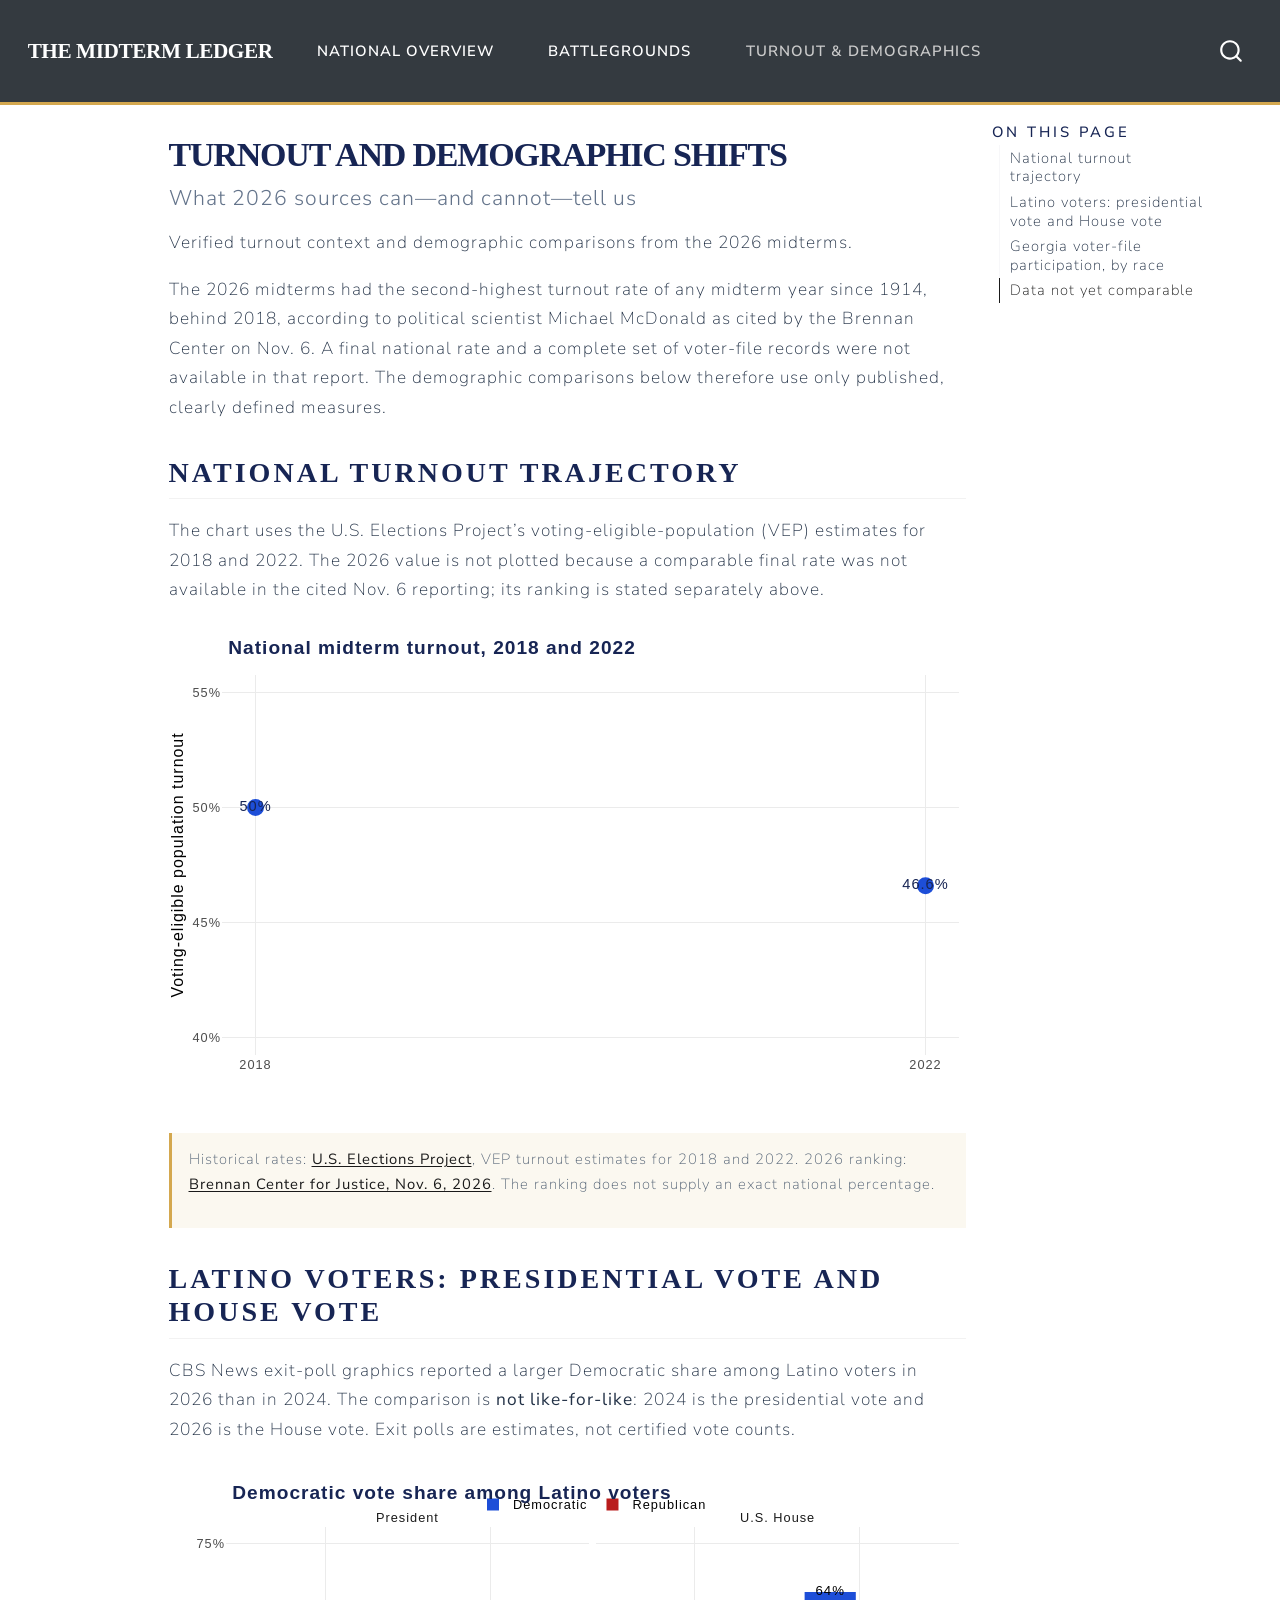
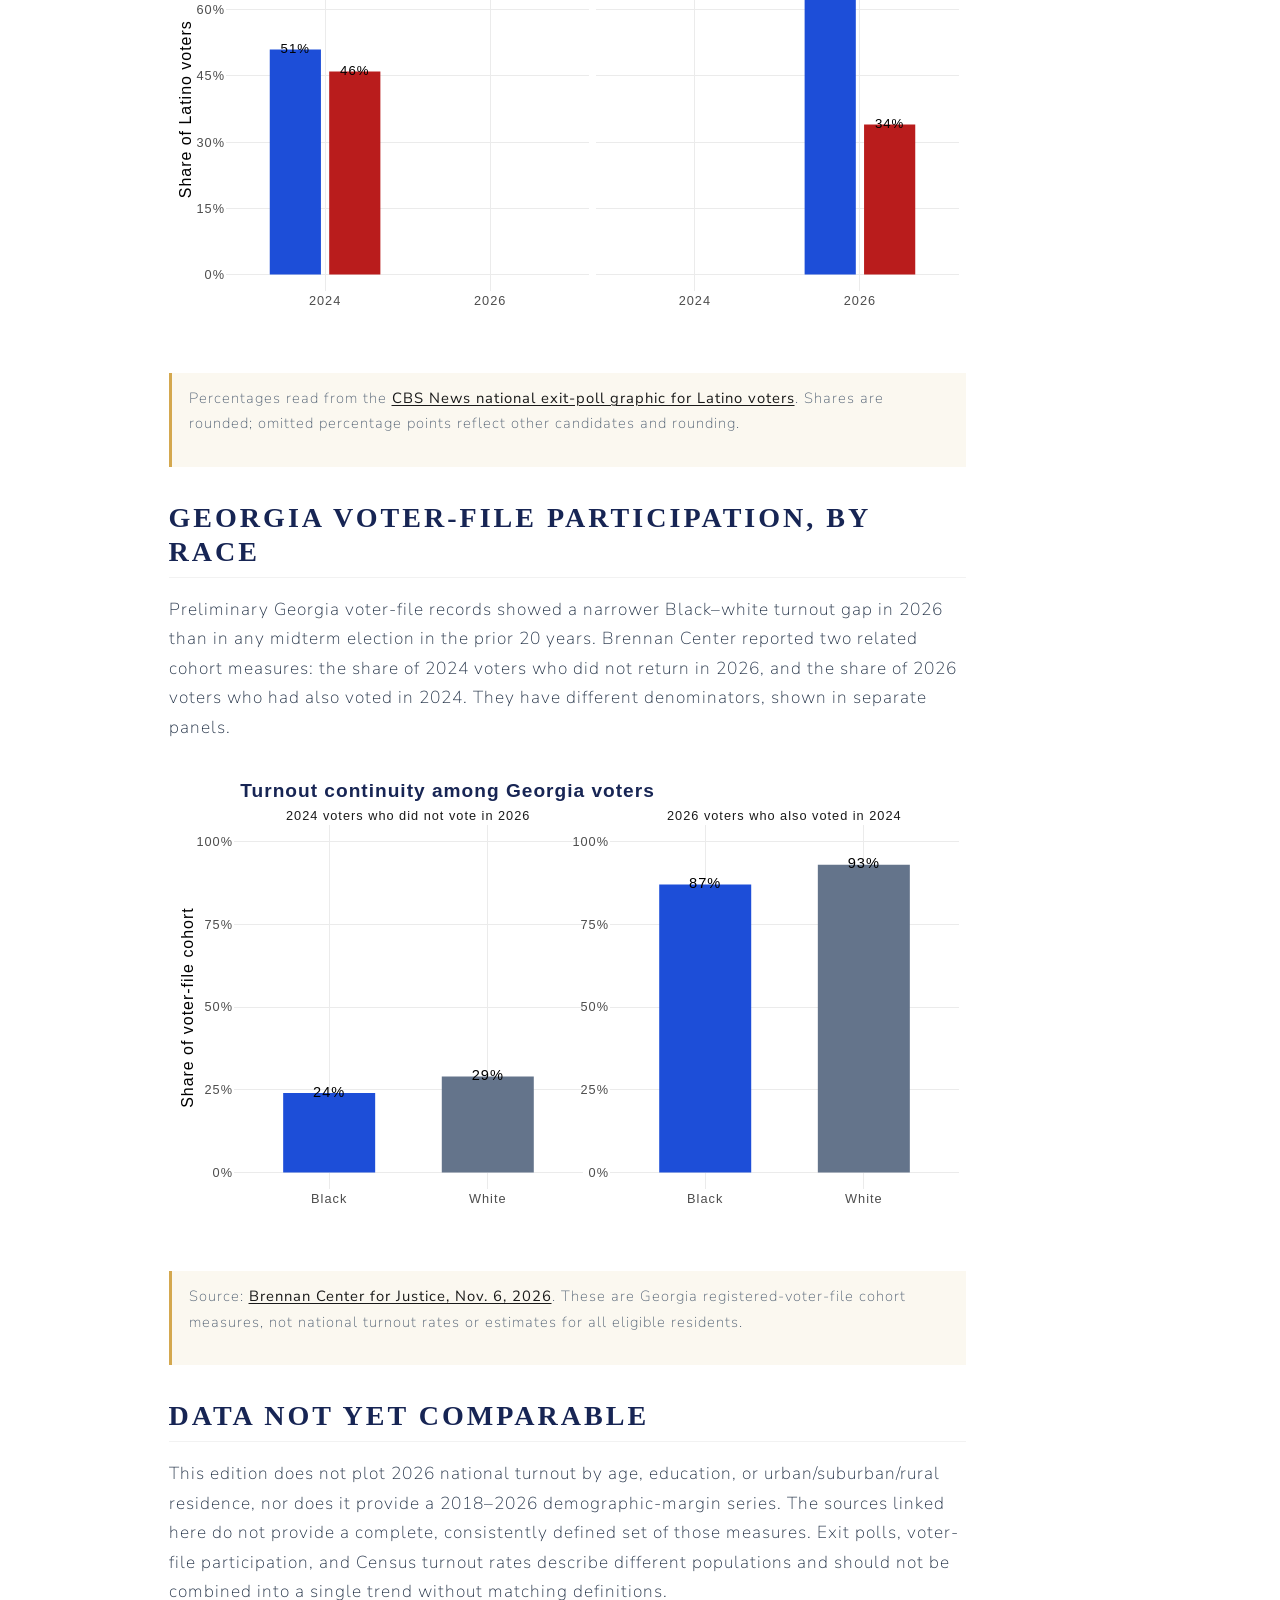
<file: docs/turnout-demographics.html>
<!DOCTYPE html>
<html xmlns="http://www.w3.org/1999/xhtml" lang="en" xml:lang="en"><head>

<meta charset="utf-8">
<meta name="generator" content="quarto-1.10.19">

<meta name="viewport" content="width=device-width, initial-scale=1.0, user-scalable=yes">

<meta name="description" content="Verified turnout context and demographic comparisons from the 2026 midterms.">

<title>Turnout and demographic shifts – The Midterm Ledger</title>
<style>
/* Default styles provided by pandoc.
** See https://pandoc.org/MANUAL.html#variables-for-html for config info.
*/
span.smallcaps{font-variant: small-caps;}
div.columns{display: flex; gap: 1.5em;}
div.column{flex: auto;}
@media screen {
div.columns{gap: min(4vw, 1.5em);}
div.column{overflow-x: auto;}
}
div.hanging-indent{margin-left: 1.5em; text-indent: -1.5em;}
ul.task-list{list-style: none;}
ul.task-list li input[type="checkbox"] {
  width: 0.8em;
  margin: 0 0.8em 0.2em -1em; /* quarto-specific, see https://github.com/quarto-dev/quarto-cli/issues/4556 */ 
  vertical-align: middle;
}
</style>


<script src="site_libs/quarto-nav/quarto-nav.js"></script>
<script src="site_libs/quarto-nav/headroom.min.js"></script>
<script src="site_libs/clipboard/clipboard.min.js"></script>
<script src="site_libs/quarto-search/autocomplete.umd.js"></script>
<script src="site_libs/quarto-search/fuse.min.js"></script>
<script src="site_libs/quarto-search/quarto-search.js"></script>
<meta name="quarto:offset" content="./">
<script src="site_libs/quarto-html/quarto.js" type="module"></script>
<script src="site_libs/quarto-html/tabsets/tabsets.js" type="module"></script>
<script src="site_libs/quarto-html/popper.min.js"></script>
<script src="site_libs/quarto-html/tippy.umd.min.js"></script>
<script src="site_libs/quarto-html/anchor.min.js"></script>
<link href="site_libs/quarto-html/tippy.css" rel="stylesheet">
<link href="site_libs/quarto-html/quarto-syntax-highlighting-bf27225e3a48a9273f3daa8f8e829971.css" rel="stylesheet" id="quarto-text-highlighting-styles">
<script src="site_libs/bootstrap/bootstrap.min.js"></script>
<link href="site_libs/bootstrap/bootstrap-icons.css" rel="stylesheet">
<link href="site_libs/bootstrap/bootstrap-d7e0290b3fc2315b96b3f04ffe1fc430.min.css" rel="stylesheet" append-hash="true" id="quarto-bootstrap" data-mode="light">
<script id="quarto-search-options" type="application/json">{
  "location": "navbar",
  "copy-button": false,
  "collapse-after": 3,
  "panel-placement": "end",
  "type": "overlay",
  "limit": 50,
  "keyboard-shortcut": [
    "f",
    "/",
    "s"
  ],
  "show-item-context": false,
  "language": {
    "search-no-results-text": "No results",
    "search-matching-documents-text": "matching documents",
    "search-copy-link-title": "Copy link to search",
    "search-hide-matches-text": "Hide additional matches",
    "search-more-match-text": "more match in this document",
    "search-more-matches-text": "more matches in this document",
    "search-clear-button-title": "Clear",
    "search-text-placeholder": "",
    "search-detached-cancel-button-title": "Cancel",
    "search-submit-button-title": "Submit",
    "search-label": "Search"
  }
}</script>
<link href="site_libs/htmltools-fill-0.5.9/fill.css" rel="stylesheet">
<script src="site_libs/htmlwidgets-1.6.4/htmlwidgets.js"></script>
<script src="site_libs/plotly-binding-4.12.1/plotly.js"></script>
<script src="site_libs/typedarray-0.1/typedarray.min.js"></script>
<script src="site_libs/jquery-3.5.1/jquery.min.js"></script>
<link href="site_libs/crosstalk-1.2.2/css/crosstalk.min.css" rel="stylesheet">
<script src="site_libs/crosstalk-1.2.2/js/crosstalk.min.js"></script>
<link href="site_libs/plotly-htmlwidgets-css-2.25.2/plotly-htmlwidgets.css" rel="stylesheet">
<script src="site_libs/plotly-main-2.25.2/plotly-latest.min.js"></script>


<link rel="stylesheet" href="styles.css">
</head>

<body class="nav-fixed quarto-light">

<div id="quarto-search-results"></div>
  <header id="quarto-header" class="headroom fixed-top">
    <nav class="navbar navbar-expand-lg " data-bs-theme="dark">
      <div class="navbar-container container-fluid">
      <div class="navbar-brand-container mx-auto">
    <a class="navbar-brand" href="./index.html">
    <span class="navbar-title">The Midterm Ledger</span>
    </a>
  </div>
            <div id="quarto-search" class="" title="Search"></div>
          <button class="navbar-toggler" type="button" data-bs-toggle="collapse" data-bs-target="#navbarCollapse" aria-controls="navbarCollapse" role="menu" aria-expanded="false" aria-label="Toggle navigation" onclick="if (window.quartoToggleHeadroom) { window.quartoToggleHeadroom(); }">
  <span class="navbar-toggler-icon"></span>
</button>
          <div class="collapse navbar-collapse" id="navbarCollapse">
            <ul class="navbar-nav navbar-nav-scroll me-auto">
  <li class="nav-item">
    <a class="nav-link" href="./index.html"> 
<span class="menu-text">National overview</span></a>
  </li>  
  <li class="nav-item">
    <a class="nav-link" href="./swing-states.html"> 
<span class="menu-text">Battlegrounds</span></a>
  </li>  
  <li class="nav-item">
    <a class="nav-link active" href="./turnout-demographics.html" aria-current="page"> 
<span class="menu-text">Turnout &amp; demographics</span></a>
  </li>  
</ul>
          </div> <!-- /navcollapse -->
            <div class="quarto-navbar-tools">
</div>
      </div> <!-- /container-fluid -->
    </nav>
</header>
<!-- content -->
<div id="quarto-content" class="quarto-container page-columns page-rows-contents page-layout-article page-navbar">
<!-- sidebar -->
<!-- margin-sidebar -->
    <div id="quarto-margin-sidebar" class="sidebar margin-sidebar">
        <nav id="TOC" role="doc-toc" class="toc-active">
    <h2 id="toc-title">On this page</h2>
   
  <ul>
  <li><a href="#national-turnout-trajectory" id="toc-national-turnout-trajectory" class="nav-link active" data-scroll-target="#national-turnout-trajectory">National turnout trajectory</a></li>
  <li><a href="#latino-voters-presidential-vote-and-house-vote" id="toc-latino-voters-presidential-vote-and-house-vote" class="nav-link" data-scroll-target="#latino-voters-presidential-vote-and-house-vote">Latino voters: presidential vote and House vote</a></li>
  <li><a href="#georgia-voter-file-participation-by-race" id="toc-georgia-voter-file-participation-by-race" class="nav-link" data-scroll-target="#georgia-voter-file-participation-by-race">Georgia voter-file participation, by race</a></li>
  <li><a href="#data-not-yet-comparable" id="toc-data-not-yet-comparable" class="nav-link" data-scroll-target="#data-not-yet-comparable">Data not yet comparable</a></li>
  </ul>
</nav>
    </div>
<!-- main -->
<main class="content" id="quarto-document-content">

<header id="title-block-header" class="quarto-title-block default">
<div class="quarto-title">
<h1 class="title">Turnout and demographic shifts</h1>
<p class="subtitle lead">What 2026 sources can—and cannot—tell us</p>
</div>

<div>
  <div class="description">
    Verified turnout context and demographic comparisons from the 2026 midterms.
  </div>
</div>


<div class="quarto-title-meta">

    
  
    
  </div>
  


</header>


<p>The 2026 midterms had the second-highest turnout rate of any midterm year since 1914, behind 2018, according to political scientist Michael McDonald as cited by the Brennan Center on Nov.&nbsp;6. A final national rate and a complete set of voter-file records were not available in that report. The demographic comparisons below therefore use only published, clearly defined measures.</p>
<section id="national-turnout-trajectory" class="level2">
<h2 class="anchored" data-anchor-id="national-turnout-trajectory">National turnout trajectory</h2>
<p>The chart uses the U.S. Elections Project’s voting-eligible-population (VEP) estimates for 2018 and 2022. The 2026 value is not plotted because a comparable final rate was not available in the cited Nov.&nbsp;6 reporting; its ranking is stated separately above.</p>
<div class="cell">
<div class="cell-output-display">
<div class="plotly html-widget html-fill-item" id="htmlwidget-da8ba29fe211ba75cff6" style="width:100%;height:464px;"></div>
<script type="application/json" data-for="htmlwidget-da8ba29fe211ba75cff6">{"x":{"data":[{"x":[2018,null,2022],"y":[50,null,46.600000000000001],"text":["2018<br>Estimated VEP turnout: 50%",null,"2022<br>Estimated VEP turnout: 46.6%"],"type":"scatter","mode":"lines","line":{"width":4.5354330708661417,"color":"rgba(29,78,216,1)","dash":"solid"},"hoveron":"points","showlegend":false,"xaxis":"x","yaxis":"y","hoverinfo":"text","frame":null},{"x":[2018,2022],"y":[50,46.600000000000001],"text":["2018<br>Estimated VEP turnout: 50%","2022<br>Estimated VEP turnout: 46.6%"],"type":"scatter","mode":"markers","marker":{"autocolorscale":false,"color":"rgba(29,78,216,1)","opacity":1,"size":15.118110236220474,"symbol":"circle","line":{"width":1.8897637795275593,"color":"rgba(29,78,216,1)"}},"hoveron":"points","showlegend":false,"xaxis":"x","yaxis":"y","hoverinfo":"text","frame":null},{"x":[2018,2022],"y":[50,46.600000000000001],"text":["50%","46.6%"],"hovertext":["2018<br>Estimated VEP turnout: 50%","2022<br>Estimated VEP turnout: 46.6%"],"textfont":{"size":14.611872146118722,"color":"rgba(23,37,84,1)"},"type":"scatter","mode":"text","hoveron":"points","showlegend":false,"xaxis":"x","yaxis":"y","hoverinfo":"text","frame":null}],"layout":{"margin":{"t":43.098381070983812,"r":7.9701120797011216,"b":24.707347447073481,"l":47.023661270236623},"paper_bgcolor":"rgba(255,255,255,1)","font":{"color":"rgba(0,0,0,1)","family":"","size":15.940224159402243},"title":{"text":"<b> National midterm turnout, 2018 and 2022 <\/b>","font":{"color":"rgba(23,37,84,1)","family":"","size":19.128268991282692},"x":0,"xref":"paper"},"xaxis":{"domain":[0,1],"automargin":true,"type":"linear","autorange":false,"range":[2017.8,2022.2],"tickmode":"array","ticktext":["2018","2022"],"tickvals":[2018,2022],"categoryorder":"array","categoryarray":["2018","2022"],"nticks":null,"ticks":"","tickcolor":null,"ticklen":3.9850560398505608,"tickwidth":0,"showticklabels":true,"tickfont":{"color":"rgba(77,77,77,1)","family":"","size":12.7521793275218},"tickangle":-0,"showline":false,"linecolor":null,"linewidth":0,"showgrid":true,"gridcolor":"rgba(235,235,235,1)","gridwidth":0.72455564360919278,"zeroline":false,"anchor":"y","title":{"text":"","font":{"color":"rgba(0,0,0,1)","family":"","size":15.940224159402243}},"hoverformat":".2f"},"yaxis":{"domain":[0,1],"automargin":true,"type":"linear","autorange":false,"range":[39.25,55.75],"tickmode":"array","ticktext":["40%","45%","50%","55%"],"tickvals":[40,45,50,55],"categoryorder":"array","categoryarray":["40%","45%","50%","55%"],"nticks":null,"ticks":"","tickcolor":null,"ticklen":3.9850560398505608,"tickwidth":0,"showticklabels":true,"tickfont":{"color":"rgba(77,77,77,1)","family":"","size":12.7521793275218},"tickangle":-0,"showline":false,"linecolor":null,"linewidth":0,"showgrid":true,"gridcolor":"rgba(235,235,235,1)","gridwidth":0.72455564360919278,"zeroline":false,"anchor":"x","title":{"text":"Voting-eligible population turnout","font":{"color":"rgba(0,0,0,1)","family":"","size":15.940224159402243}},"hoverformat":".2f"},"shapes":[],"showlegend":false,"legend":{"bgcolor":null,"bordercolor":null,"borderwidth":0,"font":{"color":"rgba(0,0,0,1)","family":"","size":12.7521793275218}},"hovermode":"closest","barmode":"relative"},"config":{"doubleClick":"reset","modeBarButtonsToAdd":["hoverclosest","hovercompare"],"showSendToCloud":false,"displayModeBar":false,"responsive":true},"source":"A","attrs":{"5c4f31312d78":{"x":{},"y":{},"text":{},"type":"scatter"},"5c4f7481e467":{"x":{},"y":{},"text":{}},"5c4f7607af59":{"x":{},"y":{},"text":{},"label":{}}},"cur_data":"5c4f31312d78","visdat":{"5c4f31312d78":["function (y) ","x"],"5c4f7481e467":["function (y) ","x"],"5c4f7607af59":["function (y) ","x"]},"highlight":{"on":"plotly_click","persistent":false,"dynamic":false,"selectize":false,"opacityDim":0.20000000000000001,"selected":{"opacity":1},"debounce":0},"shinyEvents":["plotly_hover","plotly_click","plotly_selected","plotly_relayout","plotly_brushed","plotly_brushing","plotly_clickannotation","plotly_doubleclick","plotly_deselect","plotly_afterplot","plotly_sunburstclick"],"base_url":"https://plot.ly"},"evals":[],"jsHooks":[]}</script>
</div>
</div>
<div class="source-note">
<p>Historical rates: <a href="https://www.electproject.org/">U.S. Elections Project</a>, VEP turnout estimates for 2018 and 2022. 2026 ranking: <a href="https://www.brennancenter.org/our-work/analysis-opinion/surprising-turnout-rates-2026-midterms">Brennan Center for Justice, Nov.&nbsp;6, 2026</a>. The ranking does not supply an exact national percentage.</p>
</div>
</section>
<section id="latino-voters-presidential-vote-and-house-vote" class="level2">
<h2 class="anchored" data-anchor-id="latino-voters-presidential-vote-and-house-vote">Latino voters: presidential vote and House vote</h2>
<p>CBS News exit-poll graphics reported a larger Democratic share among Latino voters in 2026 than in 2024. The comparison is <strong>not like-for-like</strong>: 2024 is the presidential vote and 2026 is the House vote. Exit polls are estimates, not certified vote counts.</p>
<div class="cell">
<div class="cell-output-display">
<div class="plotly html-widget html-fill-item" id="htmlwidget-0da4e058d492a7f55c44" style="width:100%;height:464px;"></div>
<script type="application/json" data-for="htmlwidget-0da4e058d492a7f55c44">{"x":{"data":[{"orientation":"v","width":0.31000000000000005,"base":0,"x":[0.82000000000000006],"y":[51],"text":"2024 President<br>Latino voters: Democratic candidate 51%","type":"bar","textposition":"none","marker":{"autocolorscale":false,"color":"rgba(29,78,216,1)","line":{"width":1.8897637795275593,"color":"transparent"}},"name":"Democratic","legendgroup":"Democratic","showlegend":true,"xaxis":"x","yaxis":"y","hoverinfo":"text","frame":null},{"orientation":"v","width":0.31000000000000005,"base":0,"x":[1.8200000000000001],"y":[64],"text":"2026 U.S. House<br>Latino voters: Democratic candidate 64%","type":"bar","textposition":"none","marker":{"autocolorscale":false,"color":"rgba(29,78,216,1)","line":{"width":1.8897637795275593,"color":"transparent"}},"name":"Democratic","legendgroup":"Democratic","showlegend":false,"xaxis":"x2","yaxis":"y","hoverinfo":"text","frame":null},{"orientation":"v","width":0.31000000000000005,"base":0,"x":[1.1799999999999999],"y":[46],"text":"2024 President<br>Latino voters: Republican candidate 46%","type":"bar","textposition":"none","marker":{"autocolorscale":false,"color":"rgba(185,28,28,1)","line":{"width":1.8897637795275593,"color":"transparent"}},"name":"Republican","legendgroup":"Republican","showlegend":true,"xaxis":"x","yaxis":"y","hoverinfo":"text","frame":null},{"orientation":"v","width":0.30999999999999961,"base":0,"x":[2.1800000000000002],"y":[34],"text":"2026 U.S. House<br>Latino voters: Republican candidate 34%","type":"bar","textposition":"none","marker":{"autocolorscale":false,"color":"rgba(185,28,28,1)","line":{"width":1.8897637795275593,"color":"transparent"}},"name":"Republican","legendgroup":"Republican","showlegend":false,"xaxis":"x2","yaxis":"y","hoverinfo":"text","frame":null},{"x":[0.82000000000000006],"y":[51],"text":"51%","hovertext":"2024 President<br>Latino voters: Democratic candidate 51%","textfont":{"size":13.228346456692915,"color":"rgba(0,0,0,1)"},"type":"scatter","mode":"text","hoveron":"points","name":"Democratic","legendgroup":"Democratic","showlegend":false,"xaxis":"x","yaxis":"y","hoverinfo":"text","frame":null},{"x":[1.8200000000000001],"y":[64],"text":"64%","hovertext":"2026 U.S. House<br>Latino voters: Democratic candidate 64%","textfont":{"size":13.228346456692915,"color":"rgba(0,0,0,1)"},"type":"scatter","mode":"text","hoveron":"points","name":"Democratic","legendgroup":"Democratic","showlegend":false,"xaxis":"x2","yaxis":"y","hoverinfo":"text","frame":null},{"x":[1.1799999999999999],"y":[46],"text":"46%","hovertext":"2024 President<br>Latino voters: Republican candidate 46%","textfont":{"size":13.228346456692915,"color":"rgba(0,0,0,1)"},"type":"scatter","mode":"text","hoveron":"points","name":"Republican","legendgroup":"Republican","showlegend":false,"xaxis":"x","yaxis":"y","hoverinfo":"text","frame":null},{"x":[2.1800000000000002],"y":[34],"text":"34%","hovertext":"2026 U.S. House<br>Latino voters: Republican candidate 34%","textfont":{"size":13.228346456692915,"color":"rgba(0,0,0,1)"},"type":"scatter","mode":"text","hoveron":"points","name":"Republican","legendgroup":"Republican","showlegend":false,"xaxis":"x2","yaxis":"y","hoverinfo":"text","frame":null}],"layout":{"margin":{"t":55.850560398505614,"r":7.9701120797011216,"b":24.707347447073481,"l":47.023661270236623},"paper_bgcolor":"rgba(255,255,255,1)","font":{"color":"rgba(0,0,0,1)","family":"","size":15.940224159402243},"title":{"text":"<b> Democratic vote share among Latino voters <\/b>","font":{"color":"rgba(23,37,84,1)","family":"","size":19.128268991282692},"x":0,"xref":"paper"},"xaxis":{"domain":[0,0.49555239281266678],"automargin":true,"type":"linear","autorange":false,"range":[0.40000000000000002,2.6000000000000001],"tickmode":"array","ticktext":["2024","2026"],"tickvals":[1,2],"categoryorder":"array","categoryarray":["2024","2026"],"nticks":null,"ticks":"","tickcolor":null,"ticklen":3.9850560398505608,"tickwidth":0,"showticklabels":true,"tickfont":{"color":"rgba(77,77,77,1)","family":"","size":12.7521793275218},"tickangle":-0,"showline":false,"linecolor":null,"linewidth":0,"showgrid":true,"gridcolor":"rgba(235,235,235,1)","gridwidth":0.72455564360919278,"zeroline":false,"anchor":"y","title":"","hoverformat":".2f"},"yaxis":{"domain":[0,1],"automargin":true,"type":"linear","autorange":false,"range":[-3.75,78.75],"tickmode":"array","ticktext":["0%","15%","30%","45%","60%","75%"],"tickvals":[0,15,30,45,60,75],"categoryorder":"array","categoryarray":["0%","15%","30%","45%","60%","75%"],"nticks":null,"ticks":"","tickcolor":null,"ticklen":3.9850560398505608,"tickwidth":0,"showticklabels":true,"tickfont":{"color":"rgba(77,77,77,1)","family":"","size":12.7521793275218},"tickangle":-0,"showline":false,"linecolor":null,"linewidth":0,"showgrid":true,"gridcolor":"rgba(235,235,235,1)","gridwidth":0.72455564360919278,"zeroline":false,"anchor":"x","title":"","hoverformat":".2f"},"annotations":[{"text":"Share of Latino voters","x":0,"y":0.5,"showarrow":false,"ax":0,"ay":0,"font":{"color":"rgba(0,0,0,1)","family":"","size":15.940224159402243},"xref":"paper","yref":"paper","textangle":-90,"xanchor":"right","yanchor":"center","annotationType":"axis","xshift":-30.28642590286427},{"text":"President","x":0.24777619640633339,"y":1,"showarrow":false,"ax":0,"ay":0,"font":{"color":"rgba(26,26,26,1)","family":"","size":12.7521793275218},"xref":"paper","yref":"paper","textangle":-0,"xanchor":"center","yanchor":"bottom"},{"text":"U.S. House","x":0.75222380359366658,"y":1,"showarrow":false,"ax":0,"ay":0,"font":{"color":"rgba(26,26,26,1)","family":"","size":12.7521793275218},"xref":"paper","yref":"paper","textangle":-0,"xanchor":"center","yanchor":"bottom"}],"shapes":[{"type":"rect","fillcolor":null,"line":{"color":null,"width":0,"linetype":[]},"yref":"paper","xref":"paper","layer":"below","x0":0,"x1":0.49555239281266678,"y0":0,"y1":25.5043586550436,"yanchor":1,"ysizemode":"pixel"},{"type":"rect","fillcolor":null,"line":{"color":null,"width":0,"linetype":[]},"yref":"paper","xref":"paper","layer":"below","x0":0.50444760718733317,"x1":1,"y0":0,"y1":25.5043586550436,"yanchor":1,"ysizemode":"pixel"}],"xaxis2":{"type":"linear","autorange":false,"range":[0.40000000000000002,2.6000000000000001],"tickmode":"array","ticktext":["2024","2026"],"tickvals":[1,2],"categoryorder":"array","categoryarray":["2024","2026"],"nticks":null,"ticks":"","tickcolor":null,"ticklen":3.9850560398505608,"tickwidth":0,"showticklabels":true,"tickfont":{"color":"rgba(77,77,77,1)","family":"","size":12.7521793275218},"tickangle":-0,"showline":false,"linecolor":null,"linewidth":0,"showgrid":true,"domain":[0.50444760718733317,1],"gridcolor":"rgba(235,235,235,1)","gridwidth":0.72455564360919278,"zeroline":false,"anchor":"y","title":"","hoverformat":".2f"},"showlegend":true,"legend":{"bgcolor":null,"bordercolor":null,"borderwidth":0,"font":{"color":"rgba(0,0,0,1)","family":"","size":12.7521793275218},"orientation":"h","x":0.5,"y":1.02,"xanchor":"center","yanchor":"bottom","title":{"text":"","font":{"color":"rgba(0,0,0,1)","family":"","size":15.940224159402243}}},"hovermode":"closest","barmode":"relative"},"config":{"doubleClick":"reset","modeBarButtonsToAdd":["hoverclosest","hovercompare"],"showSendToCloud":false,"displayModeBar":false,"responsive":true},"source":"A","attrs":{"5c4f30fefa56":{"x":{},"y":{},"fill":{},"text":{},"type":"bar"},"5c4f142a8f0d":{"x":{},"y":{},"fill":{},"text":{},"label":{}}},"cur_data":"5c4f30fefa56","visdat":{"5c4f30fefa56":["function (y) ","x"],"5c4f142a8f0d":["function (y) ","x"]},"highlight":{"on":"plotly_click","persistent":false,"dynamic":false,"selectize":false,"opacityDim":0.20000000000000001,"selected":{"opacity":1},"debounce":0},"shinyEvents":["plotly_hover","plotly_click","plotly_selected","plotly_relayout","plotly_brushed","plotly_brushing","plotly_clickannotation","plotly_doubleclick","plotly_deselect","plotly_afterplot","plotly_sunburstclick"],"base_url":"https://plot.ly"},"evals":[],"jsHooks":[]}</script>
</div>
</div>
<div class="source-note">
<p>Percentages read from the <a href="https://www.cbsnews.com/news/cbs-news-exit-polls-midterm-elections-2026/">CBS News national exit-poll graphic for Latino voters</a>. Shares are rounded; omitted percentage points reflect other candidates and rounding.</p>
</div>
</section>
<section id="georgia-voter-file-participation-by-race" class="level2">
<h2 class="anchored" data-anchor-id="georgia-voter-file-participation-by-race">Georgia voter-file participation, by race</h2>
<p>Preliminary Georgia voter-file records showed a narrower Black–white turnout gap in 2026 than in any midterm election in the prior 20 years. Brennan Center reported two related cohort measures: the share of 2024 voters who did not return in 2026, and the share of 2026 voters who had also voted in 2024. They have different denominators, shown in separate panels.</p>
<div class="cell">
<div class="cell-output-display">
<div class="plotly html-widget html-fill-item" id="htmlwidget-174e08f62b167c00e8d0" style="width:100%;height:464px;"></div>
<script type="application/json" data-for="htmlwidget-174e08f62b167c00e8d0">{"x":{"data":[{"orientation":"v","width":0.58000000000000007,"base":0,"x":[1],"y":[24],"text":"Georgia · Black<br>2024 voters who did not vote in 2026: 24%","type":"bar","textposition":"none","marker":{"autocolorscale":false,"color":"rgba(29,78,216,1)","line":{"width":1.8897637795275593,"color":"transparent"}},"name":"Black","legendgroup":"Black","showlegend":true,"xaxis":"x","yaxis":"y","hoverinfo":"text","frame":null},{"orientation":"v","width":0.58000000000000007,"base":0,"x":[1],"y":[87],"text":"Georgia · Black<br>2026 voters who also voted in 2024: 87%","type":"bar","textposition":"none","marker":{"autocolorscale":false,"color":"rgba(29,78,216,1)","line":{"width":1.8897637795275593,"color":"transparent"}},"name":"Black","legendgroup":"Black","showlegend":false,"xaxis":"x2","yaxis":"y2","hoverinfo":"text","frame":null},{"orientation":"v","width":0.58000000000000007,"base":0,"x":[2],"y":[29],"text":"Georgia · White<br>2024 voters who did not vote in 2026: 29%","type":"bar","textposition":"none","marker":{"autocolorscale":false,"color":"rgba(100,116,139,1)","line":{"width":1.8897637795275593,"color":"transparent"}},"name":"White","legendgroup":"White","showlegend":true,"xaxis":"x","yaxis":"y","hoverinfo":"text","frame":null},{"orientation":"v","width":0.58000000000000007,"base":0,"x":[2],"y":[93],"text":"Georgia · White<br>2026 voters who also voted in 2024: 93%","type":"bar","textposition":"none","marker":{"autocolorscale":false,"color":"rgba(100,116,139,1)","line":{"width":1.8897637795275593,"color":"transparent"}},"name":"White","legendgroup":"White","showlegend":false,"xaxis":"x2","yaxis":"y2","hoverinfo":"text","frame":null},{"x":[1],"y":[24],"text":"24%","hovertext":"Georgia · Black<br>2024 voters who did not vote in 2026: 24%","textfont":{"size":14.611872146118722,"color":"rgba(0,0,0,1)"},"type":"scatter","mode":"text","hoveron":"points","name":"Black","legendgroup":"Black","showlegend":false,"xaxis":"x","yaxis":"y","hoverinfo":"text","frame":null},{"x":[1],"y":[87],"text":"87%","hovertext":"Georgia · Black<br>2026 voters who also voted in 2024: 87%","textfont":{"size":14.611872146118722,"color":"rgba(0,0,0,1)"},"type":"scatter","mode":"text","hoveron":"points","name":"Black","legendgroup":"Black","showlegend":false,"xaxis":"x2","yaxis":"y2","hoverinfo":"text","frame":null},{"x":[2],"y":[29],"text":"29%","hovertext":"Georgia · White<br>2024 voters who did not vote in 2026: 29%","textfont":{"size":14.611872146118722,"color":"rgba(0,0,0,1)"},"type":"scatter","mode":"text","hoveron":"points","name":"White","legendgroup":"White","showlegend":false,"xaxis":"x","yaxis":"y","hoverinfo":"text","frame":null},{"x":[2],"y":[93],"text":"93%","hovertext":"Georgia · White<br>2026 voters who also voted in 2024: 93%","textfont":{"size":14.611872146118722,"color":"rgba(0,0,0,1)"},"type":"scatter","mode":"text","hoveron":"points","name":"White","legendgroup":"White","showlegend":false,"xaxis":"x2","yaxis":"y2","hoverinfo":"text","frame":null}],"layout":{"margin":{"t":55.850560398505614,"r":7.9701120797011216,"b":24.707347447073481,"l":53.399750933997524},"paper_bgcolor":"rgba(255,255,255,1)","font":{"color":"rgba(0,0,0,1)","family":"","size":15.940224159402243},"title":{"text":"<b> Turnout continuity among Georgia voters <\/b>","font":{"color":"rgba(23,37,84,1)","family":"","size":19.128268991282692},"x":0,"xref":"paper"},"xaxis":{"domain":[0,0.48132004981320048],"automargin":true,"type":"linear","autorange":false,"range":[0.40000000000000002,2.6000000000000001],"tickmode":"array","ticktext":["Black","White"],"tickvals":[1,2],"categoryorder":"array","categoryarray":["Black","White"],"nticks":null,"ticks":"","tickcolor":null,"ticklen":3.9850560398505608,"tickwidth":0,"showticklabels":true,"tickfont":{"color":"rgba(77,77,77,1)","family":"","size":12.7521793275218},"tickangle":-0,"showline":false,"linecolor":null,"linewidth":0,"showgrid":true,"gridcolor":"rgba(235,235,235,1)","gridwidth":0.72455564360919278,"zeroline":false,"anchor":"y","title":"","hoverformat":".2f"},"yaxis":{"domain":[0,1],"automargin":true,"type":"linear","autorange":false,"range":[-5,105],"tickmode":"array","ticktext":["0%","25%","50%","75%","100%"],"tickvals":[0,24.999999999999996,50,75,100],"categoryorder":"array","categoryarray":["0%","25%","50%","75%","100%"],"nticks":null,"ticks":"","tickcolor":null,"ticklen":3.9850560398505608,"tickwidth":0,"showticklabels":true,"tickfont":{"color":"rgba(77,77,77,1)","family":"","size":12.7521793275218},"tickangle":-0,"showline":false,"linecolor":null,"linewidth":0,"showgrid":true,"gridcolor":"rgba(235,235,235,1)","gridwidth":0.72455564360919278,"zeroline":false,"anchor":"x","title":"","hoverformat":".2f"},"annotations":[{"text":"Share of voter-file cohort","x":0,"y":0.5,"showarrow":false,"ax":0,"ay":0,"font":{"color":"rgba(0,0,0,1)","family":"","size":15.940224159402243},"xref":"paper","yref":"paper","textangle":-90,"xanchor":"right","yanchor":"center","annotationType":"axis","xshift":-36.662515566625167},{"text":"2024 voters who did not vote in 2026","x":0.24066002490660024,"y":1,"showarrow":false,"ax":0,"ay":0,"font":{"color":"rgba(26,26,26,1)","family":"","size":12.7521793275218},"xref":"paper","yref":"paper","textangle":-0,"xanchor":"center","yanchor":"bottom"},{"text":"2026 voters who also voted in 2024","x":0.75933997509339979,"y":1,"showarrow":false,"ax":0,"ay":0,"font":{"color":"rgba(26,26,26,1)","family":"","size":12.7521793275218},"xref":"paper","yref":"paper","textangle":-0,"xanchor":"center","yanchor":"bottom"}],"shapes":[{"type":"rect","fillcolor":null,"line":{"color":null,"width":0,"linetype":[]},"yref":"paper","xref":"paper","layer":"below","x0":0,"x1":0.48132004981320048,"y0":0,"y1":25.5043586550436,"yanchor":1,"ysizemode":"pixel"},{"type":"rect","fillcolor":null,"line":{"color":null,"width":0,"linetype":[]},"yref":"paper","xref":"paper","layer":"below","x0":0.51867995018679947,"x1":1,"y0":0,"y1":25.5043586550436,"yanchor":1,"ysizemode":"pixel"}],"xaxis2":{"type":"linear","autorange":false,"range":[0.40000000000000002,2.6000000000000001],"tickmode":"array","ticktext":["Black","White"],"tickvals":[1,2],"categoryorder":"array","categoryarray":["Black","White"],"nticks":null,"ticks":"","tickcolor":null,"ticklen":3.9850560398505608,"tickwidth":0,"showticklabels":true,"tickfont":{"color":"rgba(77,77,77,1)","family":"","size":12.7521793275218},"tickangle":-0,"showline":false,"linecolor":null,"linewidth":0,"showgrid":true,"domain":[0.51867995018679947,1],"gridcolor":"rgba(235,235,235,1)","gridwidth":0.72455564360919278,"zeroline":false,"anchor":"y2","title":"","hoverformat":".2f"},"yaxis2":{"type":"linear","autorange":false,"range":[-5,105],"tickmode":"array","ticktext":["0%","25%","50%","75%","100%"],"tickvals":[0,24.999999999999996,50,75,100],"categoryorder":"array","categoryarray":["0%","25%","50%","75%","100%"],"nticks":null,"ticks":"","tickcolor":null,"ticklen":3.9850560398505608,"tickwidth":0,"showticklabels":true,"tickfont":{"color":"rgba(77,77,77,1)","family":"","size":12.7521793275218},"tickangle":-0,"showline":false,"linecolor":null,"linewidth":0,"showgrid":true,"domain":[0,1],"gridcolor":"rgba(235,235,235,1)","gridwidth":0.72455564360919278,"zeroline":false,"anchor":"x2","title":"","hoverformat":".2f"},"showlegend":false,"legend":{"bgcolor":null,"bordercolor":null,"borderwidth":0,"font":{"color":"rgba(0,0,0,1)","family":"","size":12.7521793275218}},"hovermode":"closest","barmode":"relative"},"config":{"doubleClick":"reset","modeBarButtonsToAdd":["hoverclosest","hovercompare"],"showSendToCloud":false,"displayModeBar":false,"responsive":true},"source":"A","attrs":{"5c4f4cabb16d":{"x":{},"y":{},"fill":{},"text":{},"type":"bar"},"5c4f2c30675e":{"x":{},"y":{},"fill":{},"text":{},"label":{}}},"cur_data":"5c4f4cabb16d","visdat":{"5c4f4cabb16d":["function (y) ","x"],"5c4f2c30675e":["function (y) ","x"]},"highlight":{"on":"plotly_click","persistent":false,"dynamic":false,"selectize":false,"opacityDim":0.20000000000000001,"selected":{"opacity":1},"debounce":0},"shinyEvents":["plotly_hover","plotly_click","plotly_selected","plotly_relayout","plotly_brushed","plotly_brushing","plotly_clickannotation","plotly_doubleclick","plotly_deselect","plotly_afterplot","plotly_sunburstclick"],"base_url":"https://plot.ly"},"evals":[],"jsHooks":[]}</script>
</div>
</div>
<div class="source-note">
<p>Source: <a href="https://www.brennancenter.org/our-work/analysis-opinion/surprising-turnout-rates-2026-midterms">Brennan Center for Justice, Nov.&nbsp;6, 2026</a>. These are Georgia registered-voter-file cohort measures, not national turnout rates or estimates for all eligible residents.</p>
</div>
</section>
<section id="data-not-yet-comparable" class="level2">
<h2 class="anchored" data-anchor-id="data-not-yet-comparable">Data not yet comparable</h2>
<p>This edition does not plot 2026 national turnout by age, education, or urban/suburban/rural residence, nor does it provide a 2018–2026 demographic-margin series. The sources linked here do not provide a complete, consistently defined set of those measures. Exit polls, voter-file participation, and Census turnout rates describe different populations and should not be combined into a single trend without matching definitions.</p>


</section>

</main> <!-- /main -->
<script id="quarto-html-after-body" type="application/javascript">
  window.document.addEventListener("DOMContentLoaded", function (event) {
    const icon = "";
    const anchorJS = new window.AnchorJS();
    anchorJS.options = {
      placement: 'right',
      icon: icon
    };
    anchorJS.add('.anchored');
    const isCodeAnnotation = (el) => {
      for (const clz of el.classList) {
        if (clz.startsWith('code-annotation-')) {                     
          return true;
        }
      }
      return false;
    }
    const onCopySuccess = function(e) {
      // button target
      const button = e.trigger;
      // don't keep focus
      button.blur();
      // flash "checked"
      button.classList.add('code-copy-button-checked');
      var currentTitle = button.getAttribute("title");
      button.setAttribute("title", "Copied!");
      let tooltip;
      if (window.bootstrap) {
        button.setAttribute("data-bs-toggle", "tooltip");
        button.setAttribute("data-bs-placement", "left");
        button.setAttribute("data-bs-title", "Copied!");
        tooltip = new bootstrap.Tooltip(button, 
          { trigger: "manual", 
            customClass: "code-copy-button-tooltip",
            offset: [0, -8]});
        tooltip.show();    
      }
      setTimeout(function() {
        if (tooltip) {
          tooltip.hide();
          button.removeAttribute("data-bs-title");
          button.removeAttribute("data-bs-toggle");
          button.removeAttribute("data-bs-placement");
        }
        button.setAttribute("title", currentTitle);
        button.classList.remove('code-copy-button-checked');
      }, 1000);
      // clear code selection
      e.clearSelection();
    }
    const getTextToCopy = function(trigger) {
      const outerScaffold = trigger.parentElement.cloneNode(true);
      const codeEl = outerScaffold.querySelector('code');
      for (const childEl of codeEl.children) {
        if (isCodeAnnotation(childEl)) {
          childEl.remove();
        }
      }
      return codeEl.innerText;
    }
    const clipboard = new window.ClipboardJS('.code-copy-button:not([data-in-quarto-modal])', {
      text: getTextToCopy
    });
    clipboard.on('success', onCopySuccess);
    if (window.document.getElementById('quarto-embedded-source-code-modal')) {
      const clipboardModal = new window.ClipboardJS('.code-copy-button[data-in-quarto-modal]', {
        text: getTextToCopy,
        container: window.document.getElementById('quarto-embedded-source-code-modal')
      });
      clipboardModal.on('success', onCopySuccess);
    }
      var localhostRegex = new RegExp(/^(?:http|https):\/\/localhost\:?[0-9]*\//);
      var mailtoRegex = new RegExp(/^mailto:/);
        var filterRegex = new RegExp('/' + window.location.host + '/');
      var isInternal = (href) => {
          return filterRegex.test(href) || localhostRegex.test(href) || mailtoRegex.test(href);
      }
      // Inspect non-navigation links and adorn them if external
     var links = window.document.querySelectorAll('a[href]:not(.nav-link):not(.navbar-brand):not(.toc-action):not(.sidebar-link):not(.sidebar-item-toggle):not(.pagination-link):not(.no-external):not([aria-hidden]):not(.dropdown-item):not(.quarto-navigation-tool):not(.about-link)');
      for (var i=0; i<links.length; i++) {
        const link = links[i];
        if (!isInternal(link.href)) {
          // undo the damage that might have been done by quarto-nav.js in the case of
          // links that we want to consider external
          if (link.dataset.originalHref !== undefined) {
            link.href = link.dataset.originalHref;
          }
        }
      }
    function tippyHover(el, contentFn, onTriggerFn, onUntriggerFn) {
      const config = {
        allowHTML: true,
        maxWidth: 500,
        delay: 100,
        arrow: false,
        appendTo: function(el) {
            return el.parentElement;
        },
        interactive: true,
        interactiveBorder: 10,
        theme: 'quarto',
        placement: 'bottom-start',
      };
      if (contentFn) {
        config.content = contentFn;
      }
      if (onTriggerFn) {
        config.onTrigger = onTriggerFn;
      }
      if (onUntriggerFn) {
        config.onUntrigger = onUntriggerFn;
      }
      window.tippy(el, config); 
    }
    const noterefs = window.document.querySelectorAll('a[role="doc-noteref"]');
    for (var i=0; i<noterefs.length; i++) {
      const ref = noterefs[i];
      tippyHover(ref, function() {
        // use id or data attribute instead here
        let href = ref.getAttribute('data-footnote-href') || ref.getAttribute('href');
        try { href = new URL(href).hash; } catch {}
        const id = href.replace(/^#\/?/, "");
        const note = window.document.getElementById(id);
        if (note) {
          return note.innerHTML;
        } else {
          return "";
        }
      });
    }
    const xrefs = window.document.querySelectorAll('a.quarto-xref');
    const processXRef = (id, note) => {
      // Strip column container classes
      const stripColumnClz = (el) => {
        el.classList.remove("page-full", "page-columns");
        if (el.children) {
          for (const child of el.children) {
            stripColumnClz(child);
          }
        }
      }
      stripColumnClz(note)
      if (id === null || id.startsWith('sec-')) {
        // Special case sections, only their first couple elements
        const container = document.createElement("div");
        if (note.children && note.children.length > 2) {
          container.appendChild(note.children[0].cloneNode(true));
          for (let i = 1; i < note.children.length; i++) {
            const child = note.children[i];
            if (child.tagName === "P" && child.innerText === "") {
              continue;
            } else {
              container.appendChild(child.cloneNode(true));
              break;
            }
          }
          if (window.Quarto?.typesetMath) {
            window.Quarto.typesetMath(container);
          }
          return container.innerHTML
        } else {
          if (window.Quarto?.typesetMath) {
            window.Quarto.typesetMath(note);
          }
          return note.innerHTML;
        }
      } else {
        // Remove any anchor links if they are present
        const anchorLink = note.querySelector('a.anchorjs-link');
        if (anchorLink) {
          anchorLink.remove();
        }
        if (window.Quarto?.typesetMath) {
          window.Quarto.typesetMath(note);
        }
        if (note.classList.contains("callout")) {
          return note.outerHTML;
        } else {
          return note.innerHTML;
        }
      }
    }
    for (var i=0; i<xrefs.length; i++) {
      const xref = xrefs[i];
      tippyHover(xref, undefined, function(instance) {
        instance.disable();
        let url = xref.getAttribute('href');
        let hash = undefined; 
        if (url.startsWith('#')) {
          hash = url;
        } else {
          try { hash = new URL(url).hash; } catch {}
        }
        if (hash) {
          const id = hash.replace(/^#\/?/, "");
          const note = window.document.getElementById(id);
          if (note !== null) {
            try {
              const html = processXRef(id, note.cloneNode(true));
              instance.setContent(html);
            } finally {
              instance.enable();
              instance.show();
            }
          } else {
            // See if we can fetch this
            fetch(url.split('#')[0])
            .then(res => res.text())
            .then(html => {
              const parser = new DOMParser();
              const htmlDoc = parser.parseFromString(html, "text/html");
              const note = htmlDoc.getElementById(id);
              if (note !== null) {
                const html = processXRef(id, note);
                instance.setContent(html);
              } 
            }).finally(() => {
              instance.enable();
              instance.show();
            });
          }
        } else {
          // See if we can fetch a full url (with no hash to target)
          // This is a special case and we should probably do some content thinning / targeting
          fetch(url)
          .then(res => res.text())
          .then(html => {
            const parser = new DOMParser();
            const htmlDoc = parser.parseFromString(html, "text/html");
            const note = htmlDoc.querySelector('main.content');
            if (note !== null) {
              // This should only happen for chapter cross references
              // (since there is no id in the URL)
              // remove the first header
              if (note.children.length > 0 && note.children[0].tagName === "HEADER") {
                note.children[0].remove();
              }
              const html = processXRef(null, note);
              instance.setContent(html);
            } 
          }).finally(() => {
            instance.enable();
            instance.show();
          });
        }
      }, function(instance) {
      });
    }
        let selectedAnnoteEl;
        const selectorForAnnotation = ( cell, annotation) => {
          let cellAttr = 'data-code-cell="' + cell + '"';
          let lineAttr = 'data-code-annotation="' +  annotation + '"';
          const selector = 'span[' + cellAttr + '][' + lineAttr + ']';
          return selector;
        }
        const selectCodeLines = (annoteEl) => {
          const doc = window.document;
          const targetCell = annoteEl.getAttribute("data-target-cell");
          const targetAnnotation = annoteEl.getAttribute("data-target-annotation");
          const annoteSpan = window.document.querySelector(selectorForAnnotation(targetCell, targetAnnotation));
          const lines = annoteSpan.getAttribute("data-code-lines").split(",");
          const lineIds = lines.map((line) => {
            return targetCell + "-" + line;
          })
          let top = null;
          let height = null;
          let parent = null;
          if (lineIds.length > 0) {
              //compute the position of the single el (top and bottom and make a div)
              const el = window.document.getElementById(lineIds[0]);
              top = el.offsetTop;
              height = el.offsetHeight;
              parent = el.parentElement.parentElement;
            if (lineIds.length > 1) {
              const lastEl = window.document.getElementById(lineIds[lineIds.length - 1]);
              const bottom = lastEl.offsetTop + lastEl.offsetHeight;
              height = bottom - top;
            }
            if (top !== null && height !== null && parent !== null) {
              // cook up a div (if necessary) and position it 
              let div = window.document.getElementById("code-annotation-line-highlight");
              if (div === null) {
                div = window.document.createElement("div");
                div.setAttribute("id", "code-annotation-line-highlight");
                div.style.position = 'absolute';
                parent.appendChild(div);
              }
              div.style.top = top - 2 + "px";
              div.style.height = height + 4 + "px";
              div.style.left = 0;
              let gutterDiv = window.document.getElementById("code-annotation-line-highlight-gutter");
              if (gutterDiv === null) {
                gutterDiv = window.document.createElement("div");
                gutterDiv.setAttribute("id", "code-annotation-line-highlight-gutter");
                gutterDiv.style.position = 'absolute';
                const codeCell = window.document.getElementById(targetCell);
                const gutter = codeCell.querySelector('.code-annotation-gutter');
                gutter.appendChild(gutterDiv);
              }
              gutterDiv.style.top = top - 2 + "px";
              gutterDiv.style.height = height + 4 + "px";
            }
            selectedAnnoteEl = annoteEl;
          }
        };
        const unselectCodeLines = () => {
          const elementsIds = ["code-annotation-line-highlight", "code-annotation-line-highlight-gutter"];
          elementsIds.forEach((elId) => {
            const div = window.document.getElementById(elId);
            if (div) {
              div.remove();
            }
          });
          selectedAnnoteEl = undefined;
        };
          // Handle positioning of the toggle
      window.addEventListener(
        "resize",
        throttle(() => {
          elRect = undefined;
          if (selectedAnnoteEl) {
            selectCodeLines(selectedAnnoteEl);
          }
        }, 10)
      );
      function throttle(fn, ms) {
      let throttle = false;
      let timer;
        return (...args) => {
          if(!throttle) { // first call gets through
              fn.apply(this, args);
              throttle = true;
          } else { // all the others get throttled
              if(timer) clearTimeout(timer); // cancel #2
              timer = setTimeout(() => {
                fn.apply(this, args);
                timer = throttle = false;
              }, ms);
          }
        };
      }
        // Attach click handler to the DT
        const annoteDls = window.document.querySelectorAll('dt[data-target-cell]');
        for (const annoteDlNode of annoteDls) {
          annoteDlNode.addEventListener('click', (event) => {
            const clickedEl = event.target;
            if (clickedEl !== selectedAnnoteEl) {
              unselectCodeLines();
              const activeEl = window.document.querySelector('dt[data-target-cell].code-annotation-active');
              if (activeEl) {
                activeEl.classList.remove('code-annotation-active');
              }
              selectCodeLines(clickedEl);
              clickedEl.classList.add('code-annotation-active');
            } else {
              // Unselect the line
              unselectCodeLines();
              clickedEl.classList.remove('code-annotation-active');
            }
          });
        }
    const findCites = (el) => {
      const parentEl = el.parentElement;
      if (parentEl) {
        const cites = parentEl.dataset.cites;
        if (cites) {
          return {
            el,
            cites: cites.split(' ')
          };
        } else {
          return findCites(el.parentElement)
        }
      } else {
        return undefined;
      }
    };
    var bibliorefs = window.document.querySelectorAll('a[role="doc-biblioref"]');
    for (var i=0; i<bibliorefs.length; i++) {
      const ref = bibliorefs[i];
      const citeInfo = findCites(ref);
      if (citeInfo) {
        tippyHover(citeInfo.el, function() {
          var popup = window.document.createElement('div');
          citeInfo.cites.forEach(function(cite) {
            var citeDiv = window.document.createElement('div');
            citeDiv.classList.add('hanging-indent');
            citeDiv.classList.add('csl-entry');
            var biblioDiv = window.document.getElementById('ref-' + cite);
            if (biblioDiv) {
              citeDiv.innerHTML = biblioDiv.innerHTML;
            }
            popup.appendChild(citeDiv);
          });
          return popup.innerHTML;
        });
      }
    }
  });
  </script>
</div> <!-- /content -->




</body></html>
</file>
<file: docs/site_libs/quarto-html/tippy.css>
.tippy-box[data-animation=fade][data-state=hidden]{opacity:0}[data-tippy-root]{max-width:calc(100vw - 10px)}.tippy-box{position:relative;background-color:#333;color:#fff;border-radius:4px;font-size:14px;line-height:1.4;white-space:normal;outline:0;transition-property:transform,visibility,opacity}.tippy-box[data-placement^=top]>.tippy-arrow{bottom:0}.tippy-box[data-placement^=top]>.tippy-arrow:before{bottom:-7px;left:0;border-width:8px 8px 0;border-top-color:initial;transform-origin:center top}.tippy-box[data-placement^=bottom]>.tippy-arrow{top:0}.tippy-box[data-placement^=bottom]>.tippy-arrow:before{top:-7px;left:0;border-width:0 8px 8px;border-bottom-color:initial;transform-origin:center bottom}.tippy-box[data-placement^=left]>.tippy-arrow{right:0}.tippy-box[data-placement^=left]>.tippy-arrow:before{border-width:8px 0 8px 8px;border-left-color:initial;right:-7px;transform-origin:center left}.tippy-box[data-placement^=right]>.tippy-arrow{left:0}.tippy-box[data-placement^=right]>.tippy-arrow:before{left:-7px;border-width:8px 8px 8px 0;border-right-color:initial;transform-origin:center right}.tippy-box[data-inertia][data-state=visible]{transition-timing-function:cubic-bezier(.54,1.5,.38,1.11)}.tippy-arrow{width:16px;height:16px;color:#333}.tippy-arrow:before{content:"";position:absolute;border-color:transparent;border-style:solid}.tippy-content{position:relative;padding:5px 9px;z-index:1}
</file>
<file: docs/site_libs/quarto-html/quarto-syntax-highlighting-bf27225e3a48a9273f3daa8f8e829971.css>
/* quarto syntax highlight colors */
:root {
  --quarto-hl-ot-color: #003B4F;
  --quarto-hl-at-color: #657422;
  --quarto-hl-ss-color: #20794D;
  --quarto-hl-an-color: #5E5E5E;
  --quarto-hl-fu-color: #4758AB;
  --quarto-hl-st-color: #20794D;
  --quarto-hl-cf-color: #003B4F;
  --quarto-hl-op-color: #5E5E5E;
  --quarto-hl-er-color: #AD0000;
  --quarto-hl-bn-color: #AD0000;
  --quarto-hl-al-color: #AD0000;
  --quarto-hl-va-color: #111111;
  --quarto-hl-bu-color: inherit;
  --quarto-hl-ex-color: inherit;
  --quarto-hl-pp-color: #AD0000;
  --quarto-hl-in-color: #5E5E5E;
  --quarto-hl-vs-color: #20794D;
  --quarto-hl-wa-color: #5E5E5E;
  --quarto-hl-do-color: #5E5E5E;
  --quarto-hl-im-color: #00769E;
  --quarto-hl-ch-color: #20794D;
  --quarto-hl-dt-color: #AD0000;
  --quarto-hl-fl-color: #AD0000;
  --quarto-hl-co-color: #5E5E5E;
  --quarto-hl-cv-color: #5E5E5E;
  --quarto-hl-cn-color: #8f5902;
  --quarto-hl-sc-color: #5E5E5E;
  --quarto-hl-dv-color: #AD0000;
  --quarto-hl-kw-color: #003B4F;
}

/* other quarto variables */
:root {
  --quarto-font-monospace: SFMono-Regular, Menlo, Monaco, Consolas, "Liberation Mono", "Courier New", monospace;
}

/* syntax highlight based on Pandoc's rules */
pre > code.sourceCode > span {
  color: #003B4F;
}

code.sourceCode > span {
  color: #003B4F;
}

div.sourceCode,
div.sourceCode pre.sourceCode {
  color: #003B4F;
}

/* Normal */
code span {
  color: #003B4F;
}

/* Alert */
code span.al {
  color: #AD0000;
  font-style: inherit;
}

/* Annotation */
code span.an {
  color: #5E5E5E;
  font-style: inherit;
}

/* Attribute */
code span.at {
  color: #657422;
  font-style: inherit;
}

/* BaseN */
code span.bn {
  color: #AD0000;
  font-style: inherit;
}

/* BuiltIn */
code span.bu {
  font-style: inherit;
}

/* ControlFlow */
code span.cf {
  color: #003B4F;
  font-weight: bold;
  font-style: inherit;
}

/* Char */
code span.ch {
  color: #20794D;
  font-style: inherit;
}

/* Constant */
code span.cn {
  color: #8f5902;
  font-style: inherit;
}

/* Comment */
code span.co {
  color: #5E5E5E;
  font-style: inherit;
}

/* CommentVar */
code span.cv {
  color: #5E5E5E;
  font-style: italic;
}

/* Documentation */
code span.do {
  color: #5E5E5E;
  font-style: italic;
}

/* DataType */
code span.dt {
  color: #AD0000;
  font-style: inherit;
}

/* DecVal */
code span.dv {
  color: #AD0000;
  font-style: inherit;
}

/* Error */
code span.er {
  color: #AD0000;
  font-style: inherit;
}

/* Extension */
code span.ex {
  font-style: inherit;
}

/* Float */
code span.fl {
  color: #AD0000;
  font-style: inherit;
}

/* Function */
code span.fu {
  color: #4758AB;
  font-style: inherit;
}

/* Import */
code span.im {
  color: #00769E;
  font-style: inherit;
}

/* Information */
code span.in {
  color: #5E5E5E;
  font-style: inherit;
}

/* Keyword */
code span.kw {
  color: #003B4F;
  font-weight: bold;
  font-style: inherit;
}

/* Operator */
code span.op {
  color: #5E5E5E;
  font-style: inherit;
}

/* Other */
code span.ot {
  color: #003B4F;
  font-style: inherit;
}

/* Preprocessor */
code span.pp {
  color: #AD0000;
  font-style: inherit;
}

/* SpecialChar */
code span.sc {
  color: #5E5E5E;
  font-style: inherit;
}

/* SpecialString */
code span.ss {
  color: #20794D;
  font-style: inherit;
}

/* String */
code span.st {
  color: #20794D;
  font-style: inherit;
}

/* Variable */
code span.va {
  color: #111111;
  font-style: inherit;
}

/* VerbatimString */
code span.vs {
  color: #20794D;
  font-style: inherit;
}

/* Warning */
code span.wa {
  color: #5E5E5E;
  font-style: italic;
}

.prevent-inlining {
  content: "</";
}

/*# sourceMappingURL=8be38f48d34c45af72792cbd699585e7.css.map */
</file>
<file: docs/site_libs/htmltools-fill-0.5.9/fill.css>
@layer htmltools {
  .html-fill-container {
    display: flex;
    flex-direction: column;
    /* Prevent the container from expanding vertically or horizontally beyond its
    parent's constraints. */
    min-height: 0;
    min-width: 0;
  }
  .html-fill-container > .html-fill-item {
    /* Fill items can grow and shrink freely within
    available vertical space in fillable container */
    flex: 1 1 auto;
    min-height: 0;
    min-width: 0;
  }
  .html-fill-container > :not(.html-fill-item) {
    /* Prevent shrinking or growing of non-fill items */
    flex: 0 0 auto;
  }
}
</file>
<file: docs/site_libs/plotly-htmlwidgets-css-2.25.2/plotly-htmlwidgets.css>
/*
just here so that plotly works
correctly with ioslides.
see https://github.com/ropensci/plotly/issues/463
*/

slide:not(.current) .plotly.html-widget{
  display: none;
}
</file>
<file: docs/site_libs/datatables-css-0.0.0/datatables-crosstalk.css>
.dt-crosstalk-fade {
  opacity: 0.2;
}

html body div.DTS div.dataTables_scrollBody {
  background: none;
}


/*
Fix https://github.com/rstudio/DT/issues/563
If the `table.display` is set to "block" (e.g., pkgdown), the browser will display
datatable objects strangely. The search panel and the page buttons will still be
in full-width but the table body will be "compact" and shorter.
In therory, having this attributes will affect `dom="t"`
with `display: block` users. But in reality, there should be no one.
We may remove the below lines in the future if the upstream agree to have this there.
See https://github.com/DataTables/DataTablesSrc/issues/160
*/

table.dataTable {
  display: table;
}


/*
When DTOutput(fill = TRUE), it receives a .html-fill-item class (via htmltools::bindFillRole()), which effectively amounts to `flex: 1 1 auto`. That's mostly fine, but the case where `fillContainer=TRUE`+`height:auto`+`flex-basis:auto` and the container (e.g., a bslib::card()) doesn't have a defined height is a bit problematic since the table wants to fit the parent but the parent wants to fit the table, which results pretty small table height (maybe because there is a minimum height somewhere?). It seems better in this case to impose a 400px height default for the table, which we can do by setting `flex-basis` to 400px (the table is still allowed to grow/shrink when the container has an opinionated height).
*/

.html-fill-container > .html-fill-item.datatables {
  flex-basis: 400px;
}
</file>
<file: docs/styles.css>
:root {
  --ink: #172554;
  --muted: #64748b;
  --rule: #dbe3ec;
  --paper: #f7f8fa;
  --dem: #1d4ed8;
  --rep: #b91c1c;
  --gold: #d4a84f;
}

body {
  color: #233247;
  background: #fff;
  font-size: 1.02rem;
  line-height: 1.7;
}

.navbar {
  border-bottom: 3px solid var(--gold);
}

.navbar-brand,
h1,
h2,
h3 {
  font-family: Georgia, "Times New Roman", serif;
}

.navbar-brand {
  font-weight: 700;
  letter-spacing: -0.02em;
}

h1,
h2,
h3 {
  color: var(--ink);
}

h1 {
  letter-spacing: -0.035em;
}

.subtitle,
.quarto-title-meta {
  color: var(--muted);
}

.hero {
  margin: 1.5rem 0 2rem;
  padding: clamp(1.75rem, 4vw, 3.25rem);
  border-radius: 0.6rem;
  background:
    radial-gradient(circle at 90% 15%, rgb(212 168 79 / 28%), transparent 30%),
    linear-gradient(125deg, #10204a, #1d3d73 72%, #285c93);
  color: #fff;
  box-shadow: 0 12px 30px rgb(23 37 84 / 16%);
}

.hero .eyebrow {
  margin: 0 0 0.8rem;
  color: #e8c978;
  font-size: 0.78rem;
  font-weight: 800;
  letter-spacing: 0.13em;
}

.hero h1 {
  max-width: 46rem;
  margin: 0 0 0.8rem;
  color: #fff;
  font-size: clamp(2rem, 4vw, 3.35rem);
}

.hero p:last-child {
  max-width: 56rem;
  margin-bottom: 0;
  color: rgb(255 255 255 / 88%);
  font-size: 1.12rem;
}

.kpi-grid {
  display: grid;
  grid-template-columns: repeat(4, minmax(0, 1fr));
  gap: 1rem;
  align-items: stretch;
  margin: 1.5rem 0 2.5rem;
}

.kpi-card {
  min-width: 0;
  min-height: 150px;
  padding: 1.15rem 1.25rem;
  box-sizing: border-box;
  border: 1px solid var(--rule);
  border-top: 4px solid var(--gold);
  border-radius: 0.45rem;
  background: var(--paper);
  box-shadow: 0 4px 14px rgb(15 23 42 / 6%);
  overflow-wrap: break-word;
}

.kpi-card.dem-card {
  border-top-color: var(--dem);
}

.kpi-label,
.kpi-note {
  display: block;
  color: var(--muted);
  font-size: 0.83rem;
}

.kpi-label {
  font-weight: 800;
  letter-spacing: 0.045em;
  text-transform: uppercase;
}

.kpi-value {
  display: block;
  margin: 0.2rem 0 0.35rem;
  color: var(--ink);
  font-family: Georgia, "Times New Roman", serif;
  font-size: clamp(1.4rem, 2.2vw, 2rem);
  font-weight: 700;
  line-height: 1.15;
  overflow-wrap: break-word;
}

.kpi-note {
  line-height: 1.4;
}

.source-note {
  margin: 0.6rem 0 2rem;
  padding: 0.8rem 1rem;
  border-left: 3px solid var(--gold);
  background: #fbf8f0;
  color: #526174;
  font-size: 0.87rem;
}

.callout {
  border-radius: 0.4rem;
}

.plotly,
.html-widget {
  max-width: 100%;
  margin: 0.6rem 0 1.6rem;
  border-radius: 0.4rem;
}

.dataTables_wrapper {
  margin: 1.25rem 0 2rem;
  color: #233247;
  font-size: 0.92rem;
}

table.dataTable thead th {
  border-bottom: 2px solid var(--ink) !important;
  color: var(--ink);
  font-weight: 700;
}

table.dataTable tbody tr:nth-child(even) {
  background-color: var(--paper);
}

.dataTables_filter input,
.dataTables_length select {
  border: 1px solid var(--rule);
  border-radius: 0.3rem;
  padding: 0.3rem 0.45rem;
}

.pagination > .active > a,
.pagination > .active > a:hover {
  border-color: var(--dem) !important;
  background-color: var(--dem) !important;
}

a {
  text-underline-offset: 0.16em;
}

@media (max-width: 900px) {
  .kpi-grid {
    grid-template-columns: repeat(2, minmax(0, 1fr));
  }
}

@media (max-width: 600px) {
  .kpi-grid {
    grid-template-columns: 1fr;
  }

  .kpi-card {
    min-height: auto;
  }
}
</file>
<file: docs/site_libs/crosstalk-1.2.2/css/crosstalk.min.css>
.container-fluid.crosstalk-bscols{margin-left:-30px;margin-right:-30px;white-space:normal}body>.container-fluid.crosstalk-bscols{margin-left:auto;margin-right:auto}.crosstalk-input-checkboxgroup .crosstalk-options-group .crosstalk-options-column{display:inline-block;padding-right:12px;vertical-align:top}@media only screen and (max-width: 480px){.crosstalk-input-checkboxgroup .crosstalk-options-group .crosstalk-options-column{display:block;padding-right:inherit}}.crosstalk-input{margin-bottom:15px}.crosstalk-input .control-label{margin-bottom:0;vertical-align:middle}.crosstalk-input input[type="checkbox"]{margin:4px 0 0;margin-top:1px;line-height:normal}.crosstalk-input .checkbox{position:relative;display:block;margin-top:10px;margin-bottom:10px}.crosstalk-input .checkbox>label{padding-left:20px;margin-bottom:0;font-weight:400;cursor:pointer}.crosstalk-input .checkbox input[type="checkbox"],.crosstalk-input .checkbox-inline input[type="checkbox"]{position:absolute;margin-top:2px;margin-left:-20px}.crosstalk-input .checkbox+.checkbox{margin-top:-5px}.crosstalk-input .checkbox-inline{position:relative;display:inline-block;padding-left:20px;margin-bottom:0;font-weight:400;vertical-align:middle;cursor:pointer}.crosstalk-input .checkbox-inline+.checkbox-inline{margin-top:0;margin-left:10px}
</file>
<file: docs/site_libs/selectize-0.12.0/selectize.bootstrap3.css>
/**
 * selectize.bootstrap3.css (v0.12.0) - Bootstrap 3 Theme
 * Copyright (c) 2013–2015 Brian Reavis & contributors
 *
 * Licensed under the Apache License, Version 2.0 (the "License"); you may not use this
 * file except in compliance with the License. You may obtain a copy of the License at:
 * http://www.apache.org/licenses/LICENSE-2.0
 *
 * Unless required by applicable law or agreed to in writing, software distributed under
 * the License is distributed on an "AS IS" BASIS, WITHOUT WARRANTIES OR CONDITIONS OF
 * ANY KIND, either express or implied. See the License for the specific language
 * governing permissions and limitations under the License.
 *
 * @author Brian Reavis <brian@thirdroute.com>
 */
.selectize-control.plugin-drag_drop.multi > .selectize-input > div.ui-sortable-placeholder {
  visibility: visible !important;
  background: #f2f2f2 !important;
  background: rgba(0, 0, 0, 0.06) !important;
  border: 0 none !important;
  -webkit-box-shadow: inset 0 0 12px 4px #ffffff;
  box-shadow: inset 0 0 12px 4px #ffffff;
}
.selectize-control.plugin-drag_drop .ui-sortable-placeholder::after {
  content: '!';
  visibility: hidden;
}
.selectize-control.plugin-drag_drop .ui-sortable-helper {
  -webkit-box-shadow: 0 2px 5px rgba(0, 0, 0, 0.2);
  box-shadow: 0 2px 5px rgba(0, 0, 0, 0.2);
}
.selectize-dropdown-header {
  position: relative;
  padding: 3px 12px;
  border-bottom: 1px solid #d0d0d0;
  background: #f8f8f8;
  -webkit-border-radius: 4px 4px 0 0;
  -moz-border-radius: 4px 4px 0 0;
  border-radius: 4px 4px 0 0;
}
.selectize-dropdown-header-close {
  position: absolute;
  right: 12px;
  top: 50%;
  color: #333333;
  opacity: 0.4;
  margin-top: -12px;
  line-height: 20px;
  font-size: 20px !important;
}
.selectize-dropdown-header-close:hover {
  color: #000000;
}
.selectize-dropdown.plugin-optgroup_columns .optgroup {
  border-right: 1px solid #f2f2f2;
  border-top: 0 none;
  float: left;
  -webkit-box-sizing: border-box;
  -moz-box-sizing: border-box;
  box-sizing: border-box;
}
.selectize-dropdown.plugin-optgroup_columns .optgroup:last-child {
  border-right: 0 none;
}
.selectize-dropdown.plugin-optgroup_columns .optgroup:before {
  display: none;
}
.selectize-dropdown.plugin-optgroup_columns .optgroup-header {
  border-top: 0 none;
}
.selectize-control.plugin-remove_button [data-value] {
  position: relative;
  padding-right: 24px !important;
}
.selectize-control.plugin-remove_button [data-value] .remove {
  z-index: 1;
  /* fixes ie bug (see #392) */
  position: absolute;
  top: 0;
  right: 0;
  bottom: 0;
  width: 17px;
  text-align: center;
  font-weight: bold;
  font-size: 12px;
  color: inherit;
  text-decoration: none;
  vertical-align: middle;
  display: inline-block;
  padding: 1px 0 0 0;
  border-left: 1px solid rgba(0, 0, 0, 0);
  -webkit-border-radius: 0 2px 2px 0;
  -moz-border-radius: 0 2px 2px 0;
  border-radius: 0 2px 2px 0;
  -webkit-box-sizing: border-box;
  -moz-box-sizing: border-box;
  box-sizing: border-box;
}
.selectize-control.plugin-remove_button [data-value] .remove:hover {
  background: rgba(0, 0, 0, 0.05);
}
.selectize-control.plugin-remove_button [data-value].active .remove {
  border-left-color: rgba(0, 0, 0, 0);
}
.selectize-control.plugin-remove_button .disabled [data-value] .remove:hover {
  background: none;
}
.selectize-control.plugin-remove_button .disabled [data-value] .remove {
  border-left-color: rgba(77, 77, 77, 0);
}
.selectize-control {
  position: relative;
}
.selectize-dropdown,
.selectize-input,
.selectize-input input {
  color: #333333;
  font-family: inherit;
  font-size: inherit;
  line-height: 20px;
  -webkit-font-smoothing: inherit;
}
.selectize-input,
.selectize-control.single .selectize-input.input-active {
  background: #ffffff;
  cursor: text;
  display: inline-block;
}
.selectize-input {
  border: 1px solid #cccccc;
  padding: 6px 12px;
  display: inline-block;
  width: 100%;
  overflow: hidden;
  position: relative;
  z-index: 1;
  -webkit-box-sizing: border-box;
  -moz-box-sizing: border-box;
  box-sizing: border-box;
  -webkit-box-shadow: none;
  box-shadow: none;
  -webkit-border-radius: 4px;
  -moz-border-radius: 4px;
  border-radius: 4px;
}
.selectize-control.multi .selectize-input.has-items {
  padding: 5px 12px 2px;
}
.selectize-input.full {
  background-color: #ffffff;
}
.selectize-input.disabled,
.selectize-input.disabled * {
  cursor: default !important;
}
.selectize-input.focus {
  -webkit-box-shadow: inset 0 1px 2px rgba(0, 0, 0, 0.15);
  box-shadow: inset 0 1px 2px rgba(0, 0, 0, 0.15);
}
.selectize-input.dropdown-active {
  -webkit-border-radius: 4px 4px 0 0;
  -moz-border-radius: 4px 4px 0 0;
  border-radius: 4px 4px 0 0;
}
.selectize-input > * {
  vertical-align: baseline;
  display: -moz-inline-stack;
  display: inline-block;
  zoom: 1;
  *display: inline;
}
.selectize-control.multi .selectize-input > div {
  cursor: pointer;
  margin: 0 3px 3px 0;
  padding: 1px 3px;
  background: #efefef;
  color: #333333;
  border: 0 solid rgba(0, 0, 0, 0);
}
.selectize-control.multi .selectize-input > div.active {
  background: #428bca;
  color: #ffffff;
  border: 0 solid rgba(0, 0, 0, 0);
}
.selectize-control.multi .selectize-input.disabled > div,
.selectize-control.multi .selectize-input.disabled > div.active {
  color: #808080;
  background: #ffffff;
  border: 0 solid rgba(77, 77, 77, 0);
}
.selectize-input > input {
  display: inline-block !important;
  padding: 0 !important;
  min-height: 0 !important;
  max-height: none !important;
  max-width: 100% !important;
  margin: 0 !important;
  text-indent: 0 !important;
  border: 0 none !important;
  background: none !important;
  line-height: inherit !important;
  -webkit-user-select: auto !important;
  -webkit-box-shadow: none !important;
  box-shadow: none !important;
}
.selectize-input > input::-ms-clear {
  display: none;
}
.selectize-input > input:focus {
  outline: none !important;
}
.selectize-input::after {
  content: ' ';
  display: block;
  clear: left;
}
.selectize-input.dropdown-active::before {
  content: ' ';
  display: block;
  position: absolute;
  background: #ffffff;
  height: 1px;
  bottom: 0;
  left: 0;
  right: 0;
}
.selectize-dropdown {
  position: absolute;
  z-index: 10;
  border: 1px solid #d0d0d0;
  background: #ffffff;
  margin: -1px 0 0 0;
  border-top: 0 none;
  -webkit-box-sizing: border-box;
  -moz-box-sizing: border-box;
  box-sizing: border-box;
  -webkit-box-shadow: 0 1px 3px rgba(0, 0, 0, 0.1);
  box-shadow: 0 1px 3px rgba(0, 0, 0, 0.1);
  -webkit-border-radius: 0 0 4px 4px;
  -moz-border-radius: 0 0 4px 4px;
  border-radius: 0 0 4px 4px;
}
.selectize-dropdown [data-selectable] {
  cursor: pointer;
  overflow: hidden;
}
.selectize-dropdown [data-selectable] .highlight {
  background: rgba(255, 237, 40, 0.4);
  -webkit-border-radius: 1px;
  -moz-border-radius: 1px;
  border-radius: 1px;
}
.selectize-dropdown [data-selectable],
.selectize-dropdown .optgroup-header {
  padding: 3px 12px;
}
.selectize-dropdown .optgroup:first-child .optgroup-header {
  border-top: 0 none;
}
.selectize-dropdown .optgroup-header {
  color: #777777;
  background: #ffffff;
  cursor: default;
}
.selectize-dropdown .active {
  background-color: #f5f5f5;
  color: #262626;
}
.selectize-dropdown .active.create {
  color: #262626;
}
.selectize-dropdown .create {
  color: rgba(51, 51, 51, 0.5);
}
.selectize-dropdown-content {
  overflow-y: auto;
  overflow-x: hidden;
  max-height: 200px;
}
.selectize-control.single .selectize-input,
.selectize-control.single .selectize-input input {
  cursor: pointer;
}
.selectize-control.single .selectize-input.input-active,
.selectize-control.single .selectize-input.input-active input {
  cursor: text;
}
.selectize-control.single .selectize-input:after {
  content: ' ';
  display: block;
  position: absolute;
  top: 50%;
  right: 17px;
  margin-top: -3px;
  width: 0;
  height: 0;
  border-style: solid;
  border-width: 5px 5px 0 5px;
  border-color: #333333 transparent transparent transparent;
}
.selectize-control.single .selectize-input.dropdown-active:after {
  margin-top: -4px;
  border-width: 0 5px 5px 5px;
  border-color: transparent transparent #333333 transparent;
}
.selectize-control.rtl.single .selectize-input:after {
  left: 17px;
  right: auto;
}
.selectize-control.rtl .selectize-input > input {
  margin: 0 4px 0 -2px !important;
}
.selectize-control .selectize-input.disabled {
  opacity: 0.5;
  background-color: #ffffff;
}
.selectize-dropdown,
.selectize-dropdown.form-control {
  height: auto;
  padding: 0;
  margin: 2px 0 0 0;
  z-index: 1000;
  background: #ffffff;
  border: 1px solid #cccccc;
  border: 1px solid rgba(0, 0, 0, 0.15);
  -webkit-border-radius: 4px;
  -moz-border-radius: 4px;
  border-radius: 4px;
  -webkit-box-shadow: 0 6px 12px rgba(0, 0, 0, 0.175);
  box-shadow: 0 6px 12px rgba(0, 0, 0, 0.175);
}
.selectize-dropdown .optgroup-header {
  font-size: 12px;
  line-height: 1.42857143;
}
.selectize-dropdown .optgroup:first-child:before {
  display: none;
}
.selectize-dropdown .optgroup:before {
  content: ' ';
  display: block;
  height: 1px;
  margin: 9px 0;
  overflow: hidden;
  background-color: #e5e5e5;
  margin-left: -12px;
  margin-right: -12px;
}
.selectize-dropdown-content {
  padding: 5px 0;
}
.selectize-dropdown-header {
  padding: 6px 12px;
}
.selectize-input {
  min-height: 34px;
}
.selectize-input.dropdown-active {
  -webkit-border-radius: 4px;
  -moz-border-radius: 4px;
  border-radius: 4px;
}
.selectize-input.dropdown-active::before {
  display: none;
}
.selectize-input.focus {
  border-color: #66afe9;
  outline: 0;
  -webkit-box-shadow: inset 0 1px 1px rgba(0,0,0,.075), 0 0 8px rgba(102, 175, 233, 0.6);
  box-shadow: inset 0 1px 1px rgba(0,0,0,.075), 0 0 8px rgba(102, 175, 233, 0.6);
}
.has-error .selectize-input {
  border-color: #a94442;
  -webkit-box-shadow: inset 0 1px 1px rgba(0, 0, 0, 0.075);
  box-shadow: inset 0 1px 1px rgba(0, 0, 0, 0.075);
}
.has-error .selectize-input:focus {
  border-color: #843534;
  -webkit-box-shadow: inset 0 1px 1px rgba(0, 0, 0, 0.075), 0 0 6px #ce8483;
  box-shadow: inset 0 1px 1px rgba(0, 0, 0, 0.075), 0 0 6px #ce8483;
}
.selectize-control.multi .selectize-input.has-items {
  padding-left: 9px;
  padding-right: 9px;
}
.selectize-control.multi .selectize-input > div {
  -webkit-border-radius: 3px;
  -moz-border-radius: 3px;
  border-radius: 3px;
}
.form-control.selectize-control {
  padding: 0;
  height: auto;
  border: none;
  background: none;
  -webkit-box-shadow: none;
  box-shadow: none;
  -webkit-border-radius: 0;
  -moz-border-radius: 0;
  border-radius: 0;
}
</file>
